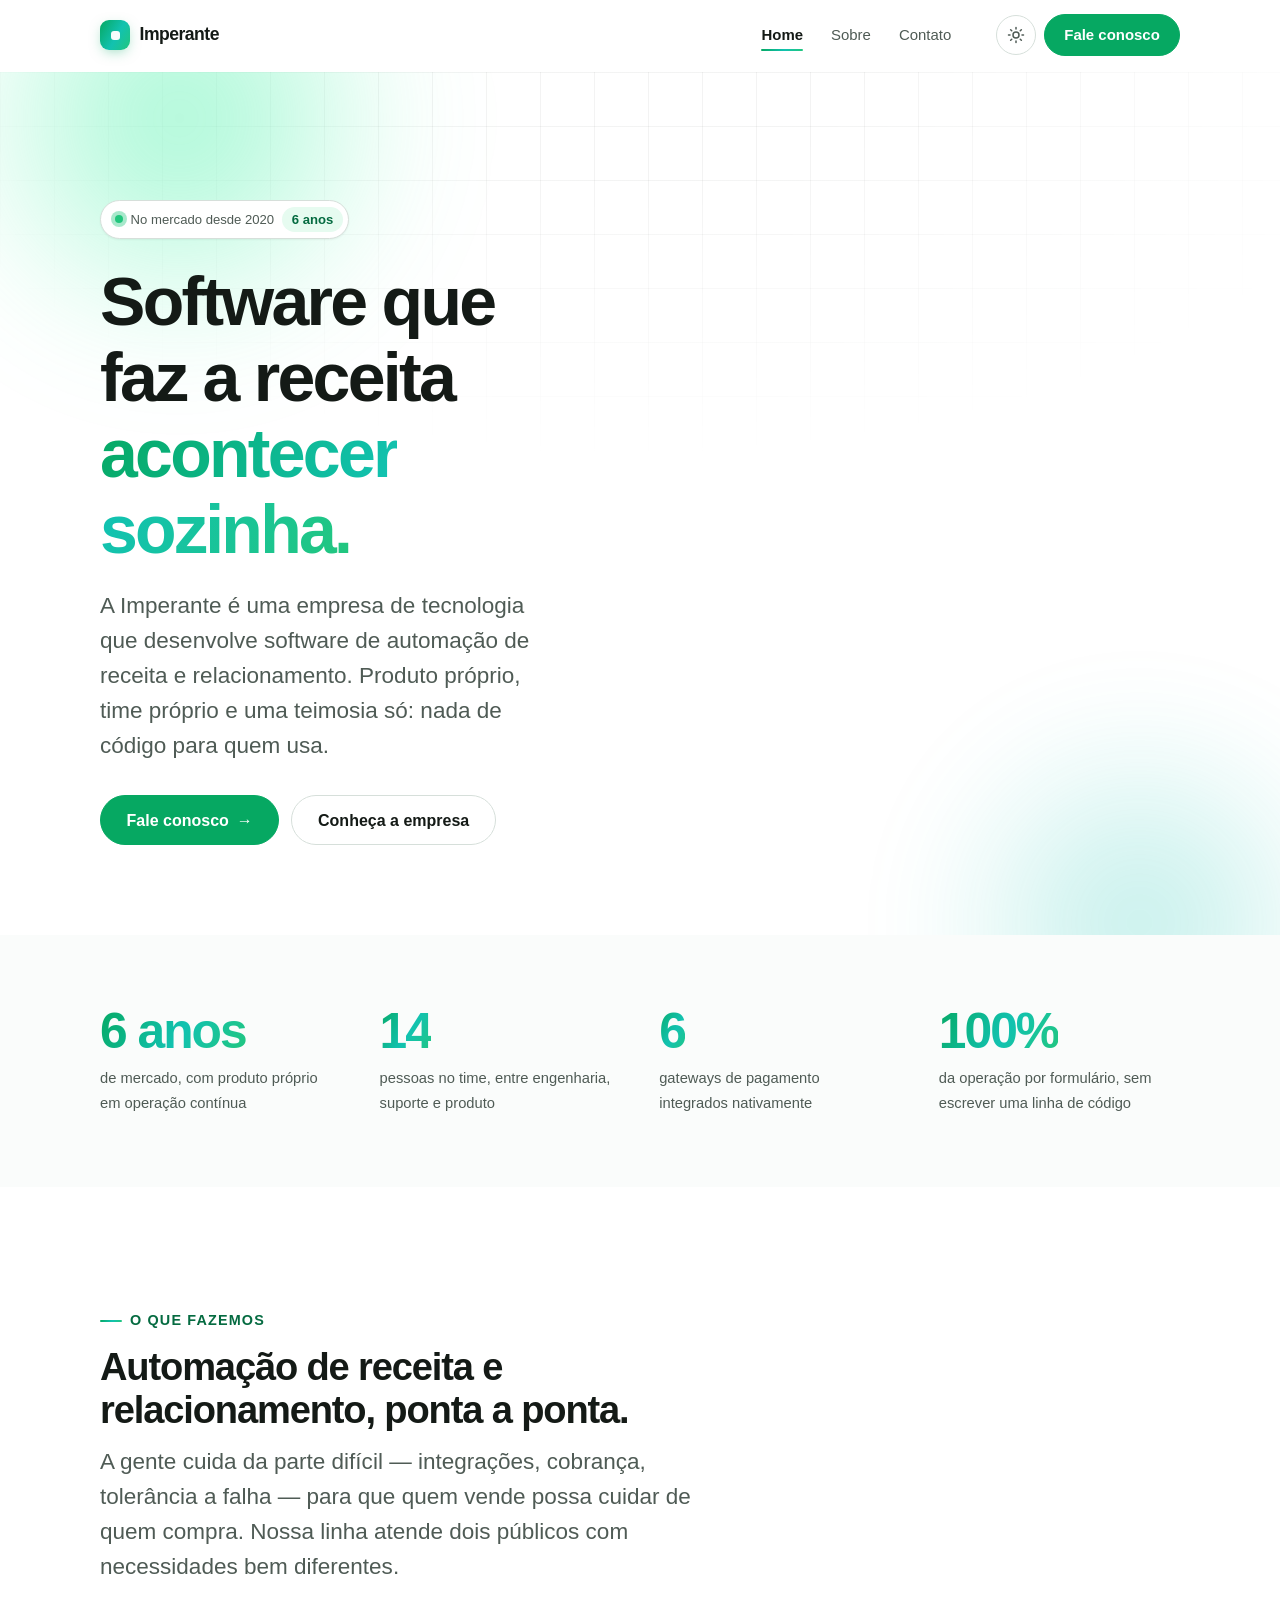
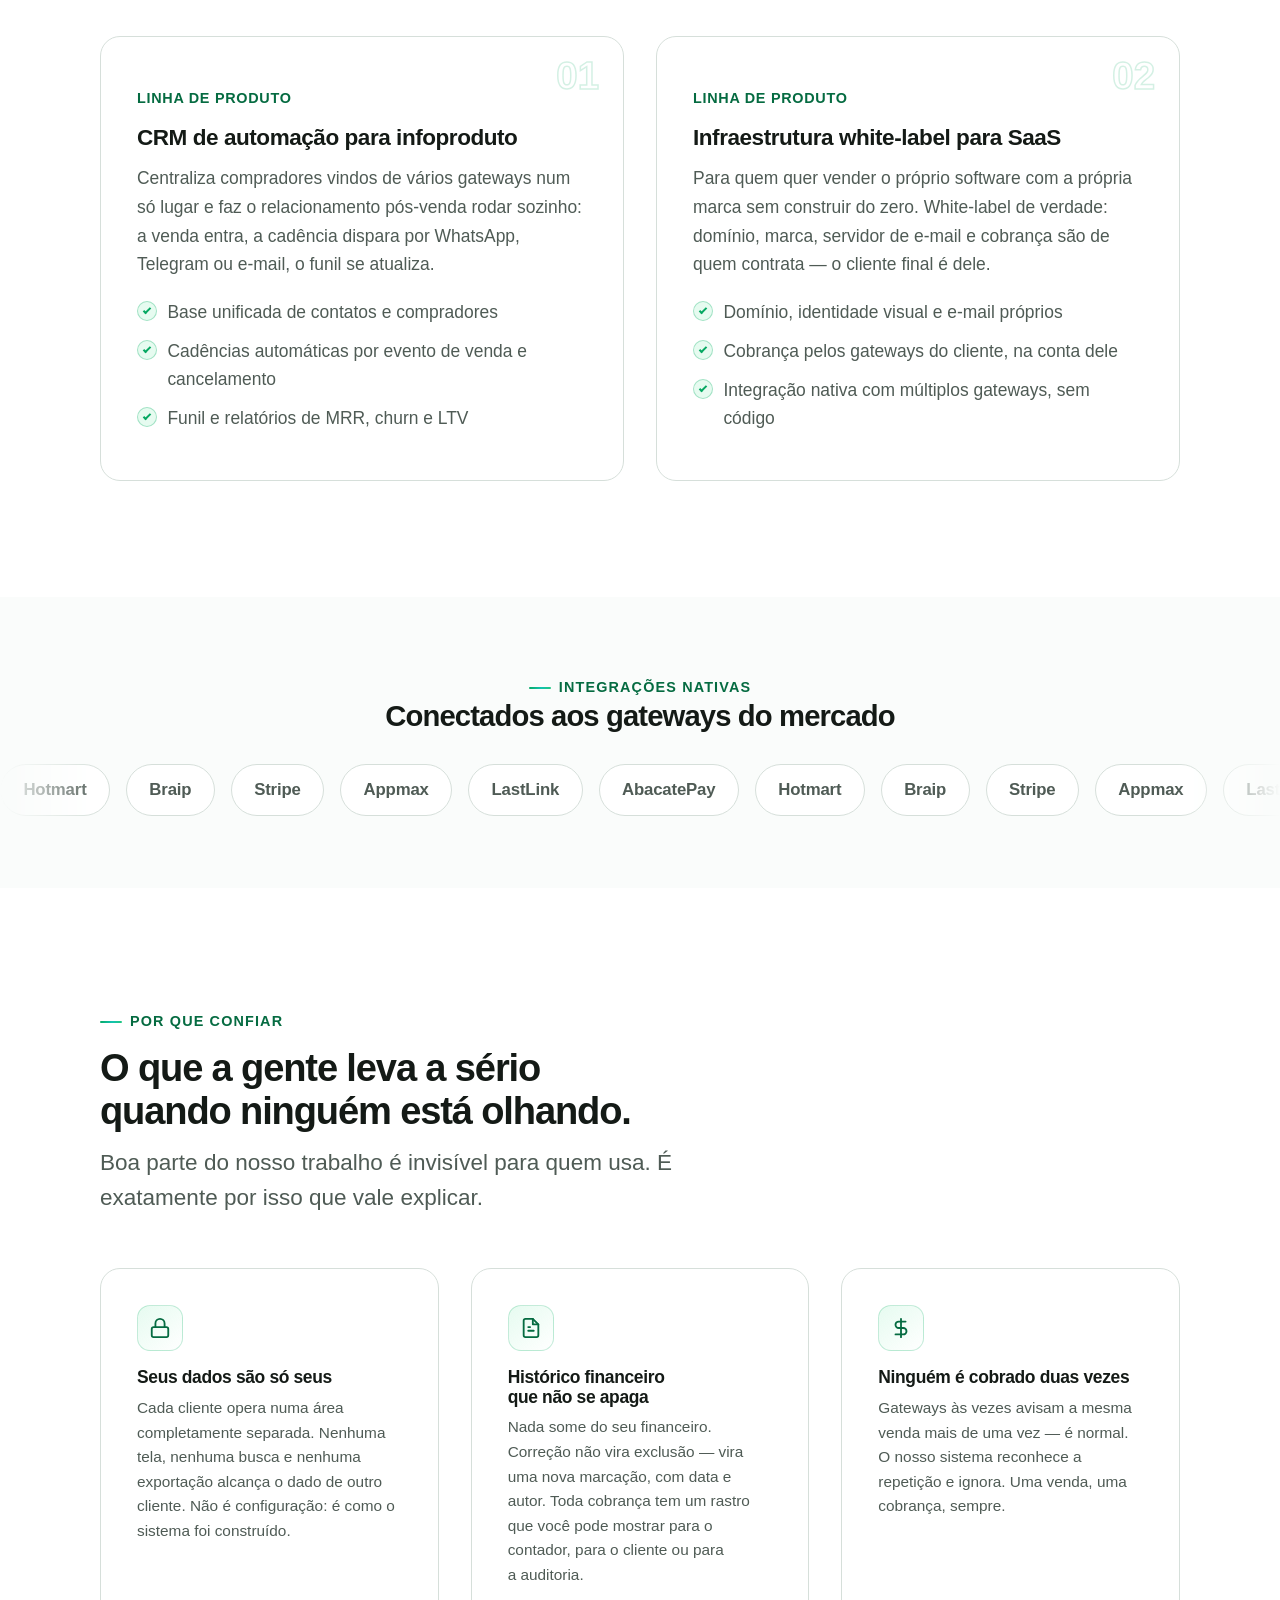
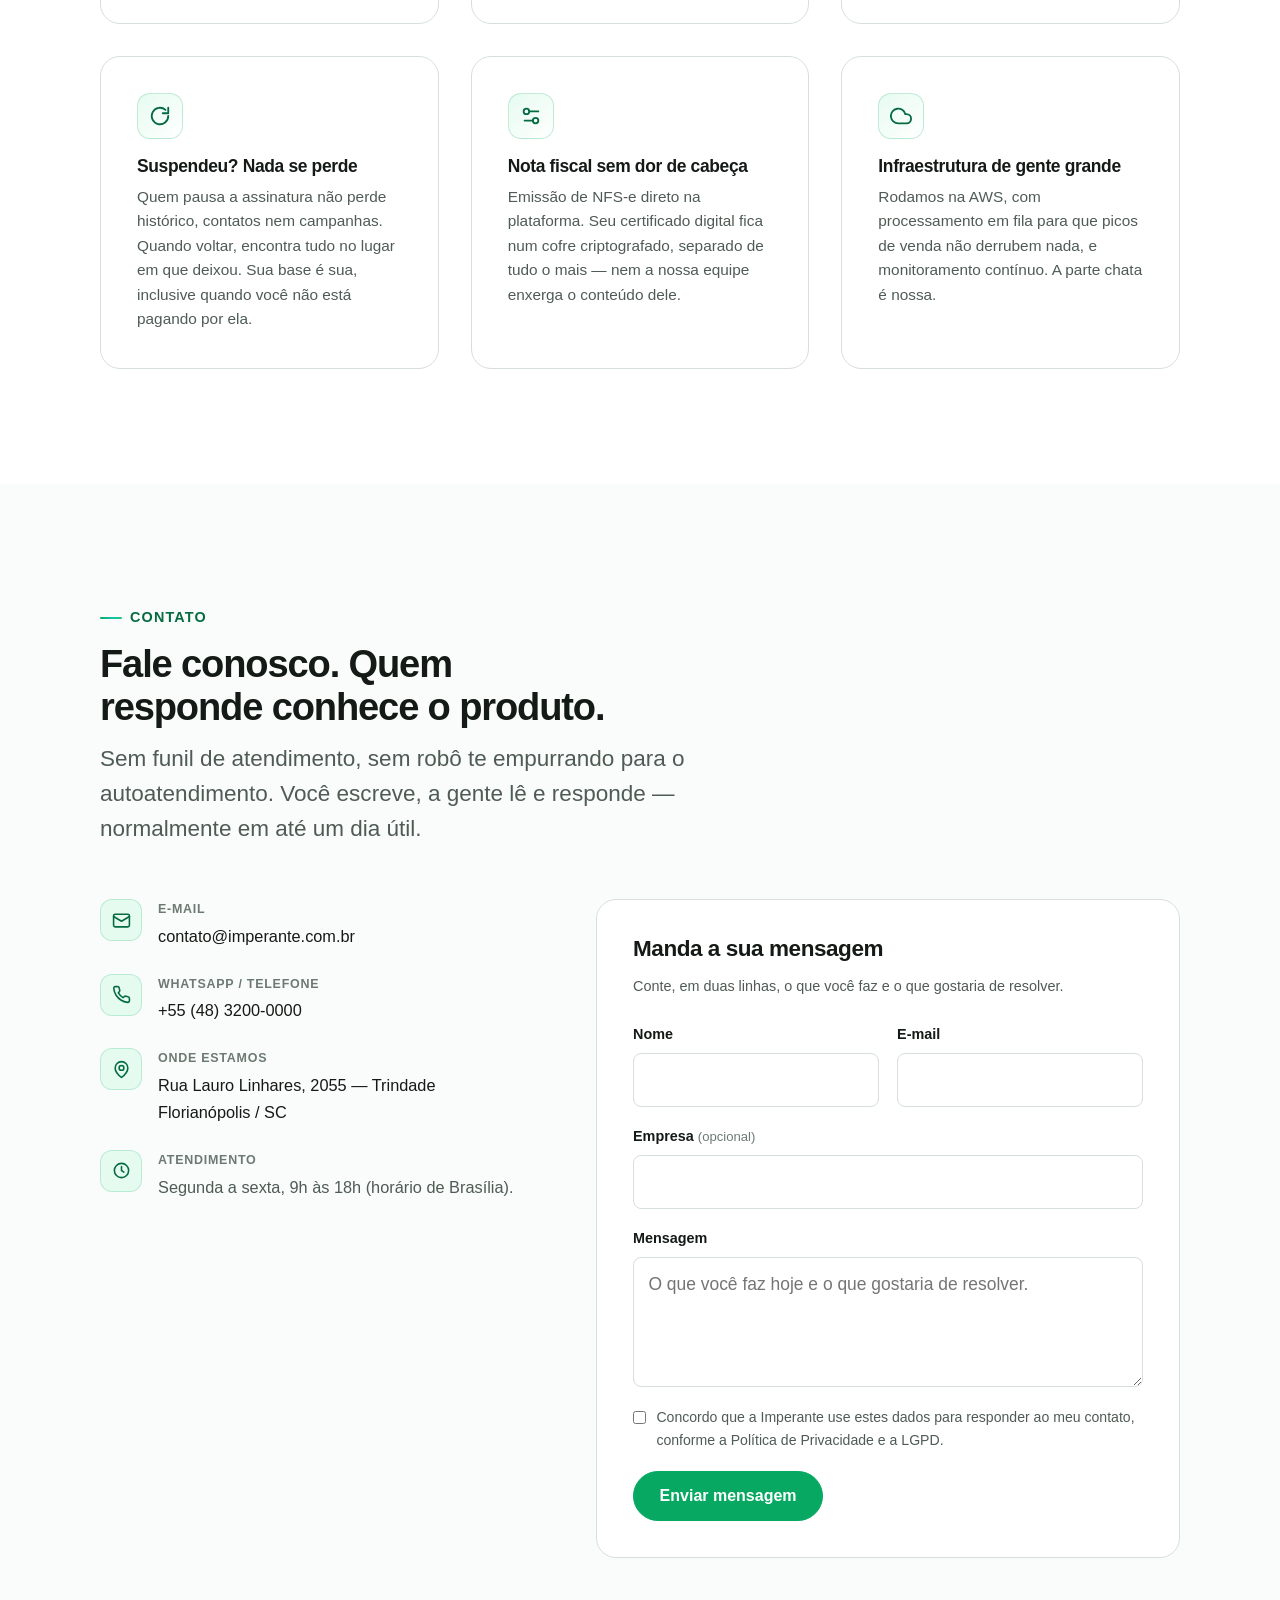
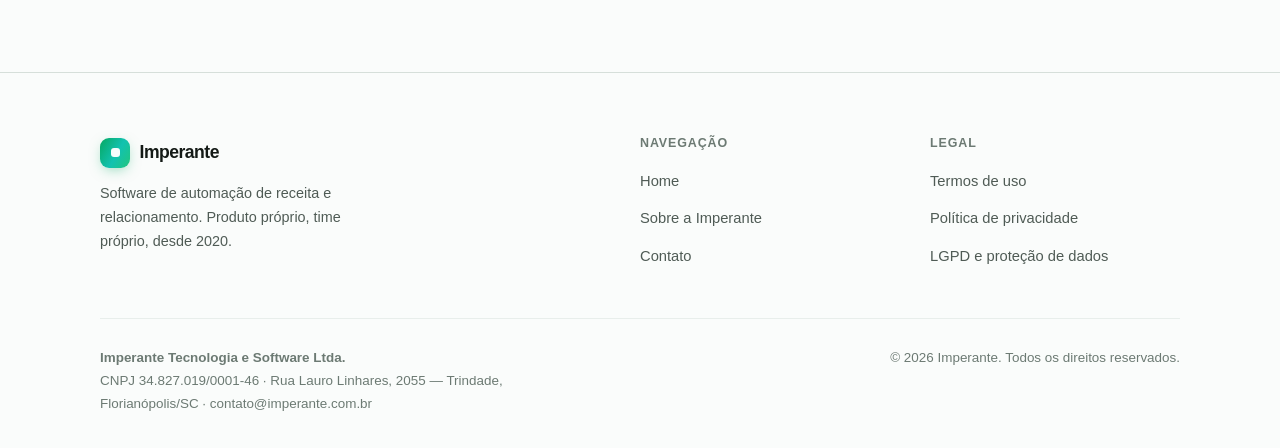
<file: index.html>
<!DOCTYPE html>
<html lang="pt-BR">
<head>
<meta charset="UTF-8">
<meta name="viewport" content="width=device-width, initial-scale=1">
<title>Imperante — Software de automação de receita e relacionamento</title>
<meta name="description" content="A Imperante desenvolve software de automação de receita e relacionamento. Empresa de tecnologia com produto próprio desde 2020, em Florianópolis.">
<link rel="stylesheet" href="assets/style.css">
<script>
  (function () { try { var t = localStorage.getItem('imperante-theme'); if (t) document.documentElement.setAttribute('data-theme', t); } catch (e) {} })();
</script>
</head>
<body class="page">

<a class="skip" href="#main">Pular para o conteúdo</a>
<div class="scroll-progress" data-scroll-progress aria-hidden="true"></div>

<header class="header">
  <div class="wrap header__inner">
    <a class="logo" href="index.html"><span class="logo__mark" aria-hidden="true"></span> Imperante</a>
    <nav class="nav" aria-label="Principal">
      <a class="nav__link" href="index.html" aria-current="page">Home</a>
      <a class="nav__link" href="sobre.html">Sobre</a>
      <a class="nav__link" href="#contato">Contato</a>
    </nav>
    <div class="header__actions">
      <button class="icon-btn theme-toggle" type="button" data-theme-toggle aria-label="Alternar tema claro e escuro">
        <svg class="icon-sun" viewBox="0 0 24 24" fill="none" stroke="currentColor" stroke-width="2" stroke-linecap="round" aria-hidden="true"><circle cx="12" cy="12" r="4"/><path d="M12 2v2M12 20v2M4.9 4.9l1.4 1.4M17.7 17.7l1.4 1.4M2 12h2M20 12h2M4.9 19.1l1.4-1.4M17.7 6.3l1.4-1.4"/></svg>
        <svg class="icon-moon" viewBox="0 0 24 24" fill="none" stroke="currentColor" stroke-width="2" stroke-linecap="round" stroke-linejoin="round" aria-hidden="true"><path d="M21 12.8A9 9 0 1 1 11.2 3a7 7 0 0 0 9.8 9.8z"/></svg>
      </button>
      <button class="icon-btn nav-toggle" type="button" data-nav-toggle aria-label="Abrir menu" aria-expanded="false" aria-controls="nav-mobile">
        <svg viewBox="0 0 24 24" fill="none" stroke="currentColor" stroke-width="2" stroke-linecap="round" aria-hidden="true"><path d="M3 6h18M3 12h18M3 18h18"/></svg>
      </button>
      <a class="btn btn--primary" href="#contato">Fale conosco</a>
    </div>
  </div>
  <nav class="nav-mobile" id="nav-mobile" aria-label="Navegação móvel">
    <div class="nav-mobile__inner">
      <a href="index.html">Home</a>
      <a href="sobre.html">Sobre</a>
      <a href="#contato">Contato</a>
      <a class="btn btn--primary" href="#contato">Fale conosco</a>
    </div>
  </nav>
</header>

<main id="main">

  <!-- HERO -->
  <section class="hero">
    <div class="hero__bg" aria-hidden="true">
      <div class="hero__grid"></div>
      <div class="hero__blob hero__blob--1"></div>
      <div class="hero__blob hero__blob--2"></div>
    </div>
    <div class="wrap">
      <div class="hero__inner">
        <span class="badge"><span class="dot"></span> No mercado desde 2020 <span class="pill">6 anos</span></span>
        <h1>Software que faz a receita <span class="gradient-text">acontecer sozinha.</span></h1>
        <p class="lead">
          A Imperante é uma empresa de tecnologia que desenvolve software de
          automação de receita e relacionamento. Produto próprio, time próprio e
          uma teimosia só: nada de código para quem usa.
        </p>
        <div class="btn-row">
          <a class="btn btn--primary btn--lg" href="#contato">Fale conosco <span class="btn__arrow" aria-hidden="true">→</span></a>
          <a class="btn btn--ghost btn--lg" href="sobre.html">Conheça a empresa</a>
        </div>
      </div>
    </div>
  </section>

  <!-- NÚMEROS -->
  <section class="section section--tight section--subtle">
    <div class="wrap">
      <div class="stats" data-stagger>
        <div class="stat">
          <div class="stat__num"><span class="gradient-text" data-count="6" data-suffix=" anos">0</span></div>
          <p class="stat__label">de mercado, com produto próprio em operação contínua</p>
        </div>
        <div class="stat">
          <div class="stat__num"><span class="gradient-text" data-count="14">0</span></div>
          <p class="stat__label">pessoas no time, entre engenharia, suporte e produto</p>
        </div>
        <div class="stat">
          <div class="stat__num"><span class="gradient-text" data-count="6">0</span></div>
          <p class="stat__label">gateways de pagamento integrados nativamente</p>
        </div>
        <div class="stat">
          <div class="stat__num"><span class="gradient-text" data-count="100" data-suffix="%">0</span></div>
          <p class="stat__label">da operação por formulário, sem escrever uma linha de código</p>
        </div>
      </div>
    </div>
  </section>

  <!-- O QUE FAZEMOS -->
  <section class="section" id="o-que-fazemos">
    <div class="wrap">
      <div class="section-head" data-reveal>
        <p class="eyebrow">O que fazemos</p>
        <h2>Automação de receita e relacionamento, ponta a ponta.</h2>
        <p class="lead">
          A gente cuida da parte difícil — integrações, cobrança, tolerância a
          falha — para que quem vende possa cuidar de quem compra. Nossa linha
          atende dois públicos com necessidades bem diferentes.
        </p>
      </div>

      <div class="grid grid-2" data-stagger>
        <div class="card card--glow">
          <span class="card__num" aria-hidden="true">01</span>
          <p class="card__tag">Linha de produto</p>
          <h3>CRM de automação para infoproduto</h3>
          <p class="muted">
            Centraliza compradores vindos de vários gateways num só lugar e faz o
            relacionamento pós-venda rodar sozinho: a venda entra, a cadência
            dispara por WhatsApp, Telegram ou e-mail, o funil se atualiza.
          </p>
          <ul class="list-check" style="margin-top:1.25rem">
            <li>Base unificada de contatos e compradores</li>
            <li>Cadências automáticas por evento de venda e cancelamento</li>
            <li>Funil e relatórios de MRR, churn e LTV</li>
          </ul>
        </div>

        <div class="card card--glow">
          <span class="card__num" aria-hidden="true">02</span>
          <p class="card__tag">Linha de produto</p>
          <h3>Infraestrutura white-label para SaaS</h3>
          <p class="muted">
            Para quem quer vender o próprio software com a própria marca sem
            construir do zero. White-label de verdade: domínio, marca, servidor de
            e-mail e cobrança são de quem contrata — o cliente final é dele.
          </p>
          <ul class="list-check" style="margin-top:1.25rem">
            <li>Domínio, identidade visual e e-mail próprios</li>
            <li>Cobrança pelos gateways do cliente, na conta dele</li>
            <li>Integração nativa com múltiplos gateways, sem código</li>
          </ul>
        </div>
      </div>
    </div>
  </section>

  <!-- GATEWAYS MARQUEE -->
  <section class="section section--tight section--subtle">
    <div class="wrap" data-reveal style="text-align:center; margin-bottom:2rem">
      <p class="eyebrow" style="justify-content:center">Integrações nativas</p>
      <h2 style="font-size:var(--step-2)">Conectados aos gateways do mercado</h2>
    </div>
    <div class="marquee" aria-label="Gateways integrados: Hotmart, Braip, Stripe, Appmax, LastLink, AbacatePay">
      <div class="marquee__track" aria-hidden="true">
        <span class="chip-lg">Hotmart</span><span class="chip-lg">Braip</span><span class="chip-lg">Stripe</span>
        <span class="chip-lg">Appmax</span><span class="chip-lg">LastLink</span><span class="chip-lg">AbacatePay</span>
        <span class="chip-lg">Hotmart</span><span class="chip-lg">Braip</span><span class="chip-lg">Stripe</span>
        <span class="chip-lg">Appmax</span><span class="chip-lg">LastLink</span><span class="chip-lg">AbacatePay</span>
      </div>
    </div>
  </section>

  <!-- AUTORIDADE -->
  <section class="section">
    <div class="wrap">
      <div class="section-head" data-reveal>
        <p class="eyebrow">Por que confiar</p>
        <h2>O que a gente leva a sério quando ninguém está olhando.</h2>
        <p class="lead">
          Boa parte do nosso trabalho é invisível para quem usa. É exatamente
          por isso que vale explicar.
        </p>
      </div>

      <div class="grid grid-3" data-stagger>
        <div class="card card--glow feature">
          <div class="feature__icon" aria-hidden="true"><svg viewBox="0 0 24 24" fill="none" stroke="currentColor" stroke-width="2" stroke-linecap="round" stroke-linejoin="round"><rect x="3" y="11" width="18" height="11" rx="2"/><path d="M7 11V7a5 5 0 0 1 10 0v4"/></svg></div>
          <h3>Seus dados são só seus</h3>
          <p>Cada cliente opera numa área completamente separada. Nenhuma tela, nenhuma busca e nenhuma exportação alcança o dado de outro cliente. Não é configuração: é como o sistema foi construído.</p>
        </div>
        <div class="card card--glow feature">
          <div class="feature__icon" aria-hidden="true"><svg viewBox="0 0 24 24" fill="none" stroke="currentColor" stroke-width="2" stroke-linecap="round" stroke-linejoin="round"><path d="M14 2H6a2 2 0 0 0-2 2v16a2 2 0 0 0 2 2h12a2 2 0 0 0 2-2V8z"/><path d="M14 2v6h6M9 15h6M9 11h2"/></svg></div>
          <h3>Histórico financeiro que não se apaga</h3>
          <p>Nada some do seu financeiro. Correção não vira exclusão — vira uma nova marcação, com data e autor. Toda cobrança tem um rastro que você pode mostrar para o contador, para o cliente ou para a auditoria.</p>
        </div>
        <div class="card card--glow feature">
          <div class="feature__icon" aria-hidden="true"><svg viewBox="0 0 24 24" fill="none" stroke="currentColor" stroke-width="2" stroke-linecap="round" stroke-linejoin="round"><path d="M12 2v20M17 5H9.5a3.5 3.5 0 0 0 0 7h5a3.5 3.5 0 0 1 0 7H6"/></svg></div>
          <h3>Ninguém é cobrado duas vezes</h3>
          <p>Gateways às vezes avisam a mesma venda mais de uma vez — é normal. O nosso sistema reconhece a repetição e ignora. Uma venda, uma cobrança, sempre.</p>
        </div>
        <div class="card card--glow feature">
          <div class="feature__icon" aria-hidden="true"><svg viewBox="0 0 24 24" fill="none" stroke="currentColor" stroke-width="2" stroke-linecap="round" stroke-linejoin="round"><path d="M21 12a9 9 0 1 1-3-6.7"/><path d="M21 3v6h-6"/></svg></div>
          <h3>Suspendeu? Nada se perde</h3>
          <p>Quem pausa a assinatura não perde histórico, contatos nem campanhas. Quando voltar, encontra tudo no lugar em que deixou. Sua base é sua, inclusive quando você não está pagando por ela.</p>
        </div>
        <div class="card card--glow feature">
          <div class="feature__icon" aria-hidden="true"><svg viewBox="0 0 24 24" fill="none" stroke="currentColor" stroke-width="2" stroke-linecap="round" stroke-linejoin="round"><path d="M20 7h-9M14 17H5"/><circle cx="17" cy="17" r="3"/><circle cx="7" cy="7" r="3"/></svg></div>
          <h3>Nota fiscal sem dor de cabeça</h3>
          <p>Emissão de NFS-e direto na plataforma. Seu certificado digital fica num cofre criptografado, separado de tudo o mais — nem a nossa equipe enxerga o conteúdo dele.</p>
        </div>
        <div class="card card--glow feature">
          <div class="feature__icon" aria-hidden="true"><svg viewBox="0 0 24 24" fill="none" stroke="currentColor" stroke-width="2" stroke-linecap="round" stroke-linejoin="round"><path d="M18 10h-1.26A8 8 0 1 0 9 20h9a5 5 0 0 0 0-10z"/></svg></div>
          <h3>Infraestrutura de gente grande</h3>
          <p>Rodamos na AWS, com processamento em fila para que picos de venda não derrubem nada, e monitoramento contínuo. A parte chata é nossa.</p>
        </div>
      </div>
    </div>
  </section>

  <!-- CONTATO -->
  <section class="section section--subtle" id="contato">
    <div class="wrap">
      <div class="section-head" data-reveal>
        <p class="eyebrow">Contato</p>
        <h2>Fale conosco. Quem responde conhece o produto.</h2>
        <p class="lead">
          Sem funil de atendimento, sem robô te empurrando para o autoatendimento.
          Você escreve, a gente lê e responde — normalmente em até um dia útil.
        </p>
      </div>

      <div class="split split--aside">
        <div class="contact-block" data-reveal="left">
          <div class="contact-item">
            <span class="contact-item__icon" aria-hidden="true"><svg viewBox="0 0 24 24" fill="none" stroke="currentColor" stroke-width="2" stroke-linecap="round" stroke-linejoin="round"><rect x="2" y="4" width="20" height="16" rx="2"/><path d="m2 7 10 6 10-6"/></svg></span>
            <div><p class="contact-item__label">E-mail</p><p class="contact-item__value"><a href="mailto:contato@imperante.com.br">contato@imperante.com.br</a></p></div>
          </div>
          <div class="contact-item">
            <span class="contact-item__icon" aria-hidden="true"><svg viewBox="0 0 24 24" fill="none" stroke="currentColor" stroke-width="2" stroke-linecap="round" stroke-linejoin="round"><path d="M22 16.9v3a2 2 0 0 1-2.2 2 19.8 19.8 0 0 1-8.6-3 19.5 19.5 0 0 1-6-6 19.8 19.8 0 0 1-3-8.6A2 2 0 0 1 4.1 2h3a2 2 0 0 1 2 1.7c.1.9.3 1.8.6 2.6a2 2 0 0 1-.4 2.1L8 9.9a16 16 0 0 0 6 6l1.5-1.3a2 2 0 0 1 2.1-.4c.8.3 1.7.5 2.6.6a2 2 0 0 1 1.7 2z"/></svg></span>
            <div><p class="contact-item__label">WhatsApp / Telefone</p><p class="contact-item__value"><a href="tel:+554832000000">+55 (48) 3200-0000</a></p></div>
          </div>
          <div class="contact-item">
            <span class="contact-item__icon" aria-hidden="true"><svg viewBox="0 0 24 24" fill="none" stroke="currentColor" stroke-width="2" stroke-linecap="round" stroke-linejoin="round"><path d="M20 10c0 6-8 12-8 12s-8-6-8-12a8 8 0 0 1 16 0z"/><circle cx="12" cy="10" r="3"/></svg></span>
            <div><p class="contact-item__label">Onde estamos</p><p class="contact-item__value">Rua Lauro Linhares, 2055 — Trindade<br>Florianópolis / SC</p></div>
          </div>
          <div class="contact-item">
            <span class="contact-item__icon" aria-hidden="true"><svg viewBox="0 0 24 24" fill="none" stroke="currentColor" stroke-width="2" stroke-linecap="round" stroke-linejoin="round"><circle cx="12" cy="12" r="9"/><path d="M12 7v5l3 2"/></svg></span>
            <div><p class="contact-item__label">Atendimento</p><p class="contact-item__value muted small">Segunda a sexta, 9h às 18h (horário de Brasília).</p></div>
          </div>
        </div>

        <div class="card card--glow" data-reveal="right">
          <h3 style="margin-bottom:.25rem">Manda a sua mensagem</h3>
          <p class="muted small" style="margin-bottom:1.5rem">Conte, em duas linhas, o que você faz e o que gostaria de resolver.</p>
          <form class="form" id="contact-form" novalidate>
            <div class="field-row">
              <div class="field"><label for="nome">Nome</label><input type="text" id="nome" name="nome" autocomplete="name" required></div>
              <div class="field"><label for="email">E-mail</label><input type="email" id="email" name="email" autocomplete="email" required></div>
            </div>
            <div class="field"><label for="empresa">Empresa <span class="hint">(opcional)</span></label><input type="text" id="empresa" name="empresa" autocomplete="organization"></div>
            <div class="field"><label for="mensagem">Mensagem</label><textarea id="mensagem" name="mensagem" placeholder="O que você faz hoje e o que gostaria de resolver." required></textarea></div>
            <div class="field field--check"><input type="checkbox" id="consent" name="consent" required><label for="consent">Concordo que a Imperante use estes dados para responder ao meu contato, conforme a Política de Privacidade e a LGPD.</label></div>
            <div class="btn-row"><button class="btn btn--primary btn--lg" type="submit">Enviar mensagem</button><span class="small muted" id="form-status" role="status" aria-live="polite"></span></div>
          </form>
        </div>
      </div>
    </div>
  </section>

</main>

<footer class="footer">
  <div class="wrap">
    <div class="footer__grid">
      <div class="footer__brand">
        <a class="logo" href="index.html"><span class="logo__mark" aria-hidden="true"></span> Imperante</a>
        <p>Software de automação de receita e relacionamento. Produto próprio, time próprio, desde 2020.</p>
      </div>
      <div>
        <h4>Navegação</h4>
        <ul><li><a href="index.html">Home</a></li><li><a href="sobre.html">Sobre a Imperante</a></li><li><a href="#contato">Contato</a></li></ul>
      </div>
      <div>
        <h4>Legal</h4>
        <ul><li><a href="#">Termos de uso</a></li><li><a href="#">Política de privacidade</a></li><li><a href="#">LGPD e proteção de dados</a></li></ul>
      </div>
    </div>
    <div class="footer__legal">
      <p class="legal-id"><strong>Imperante Tecnologia e Software Ltda.</strong><br>CNPJ 34.827.019/0001-46 · Rua Lauro Linhares, 2055 — Trindade, Florianópolis/SC · contato@imperante.com.br</p>
      <p>© 2026 Imperante. Todos os direitos reservados.</p>
    </div>
  </div>
</footer>

<button class="to-top" data-to-top type="button" aria-label="Voltar ao topo">
  <svg viewBox="0 0 24 24" fill="none" stroke="currentColor" stroke-width="2" stroke-linecap="round" stroke-linejoin="round" aria-hidden="true"><path d="M18 15l-6-6-6 6"/></svg>
</button>

<script src="assets/app.js"></script>
</body>
</html>
</file>
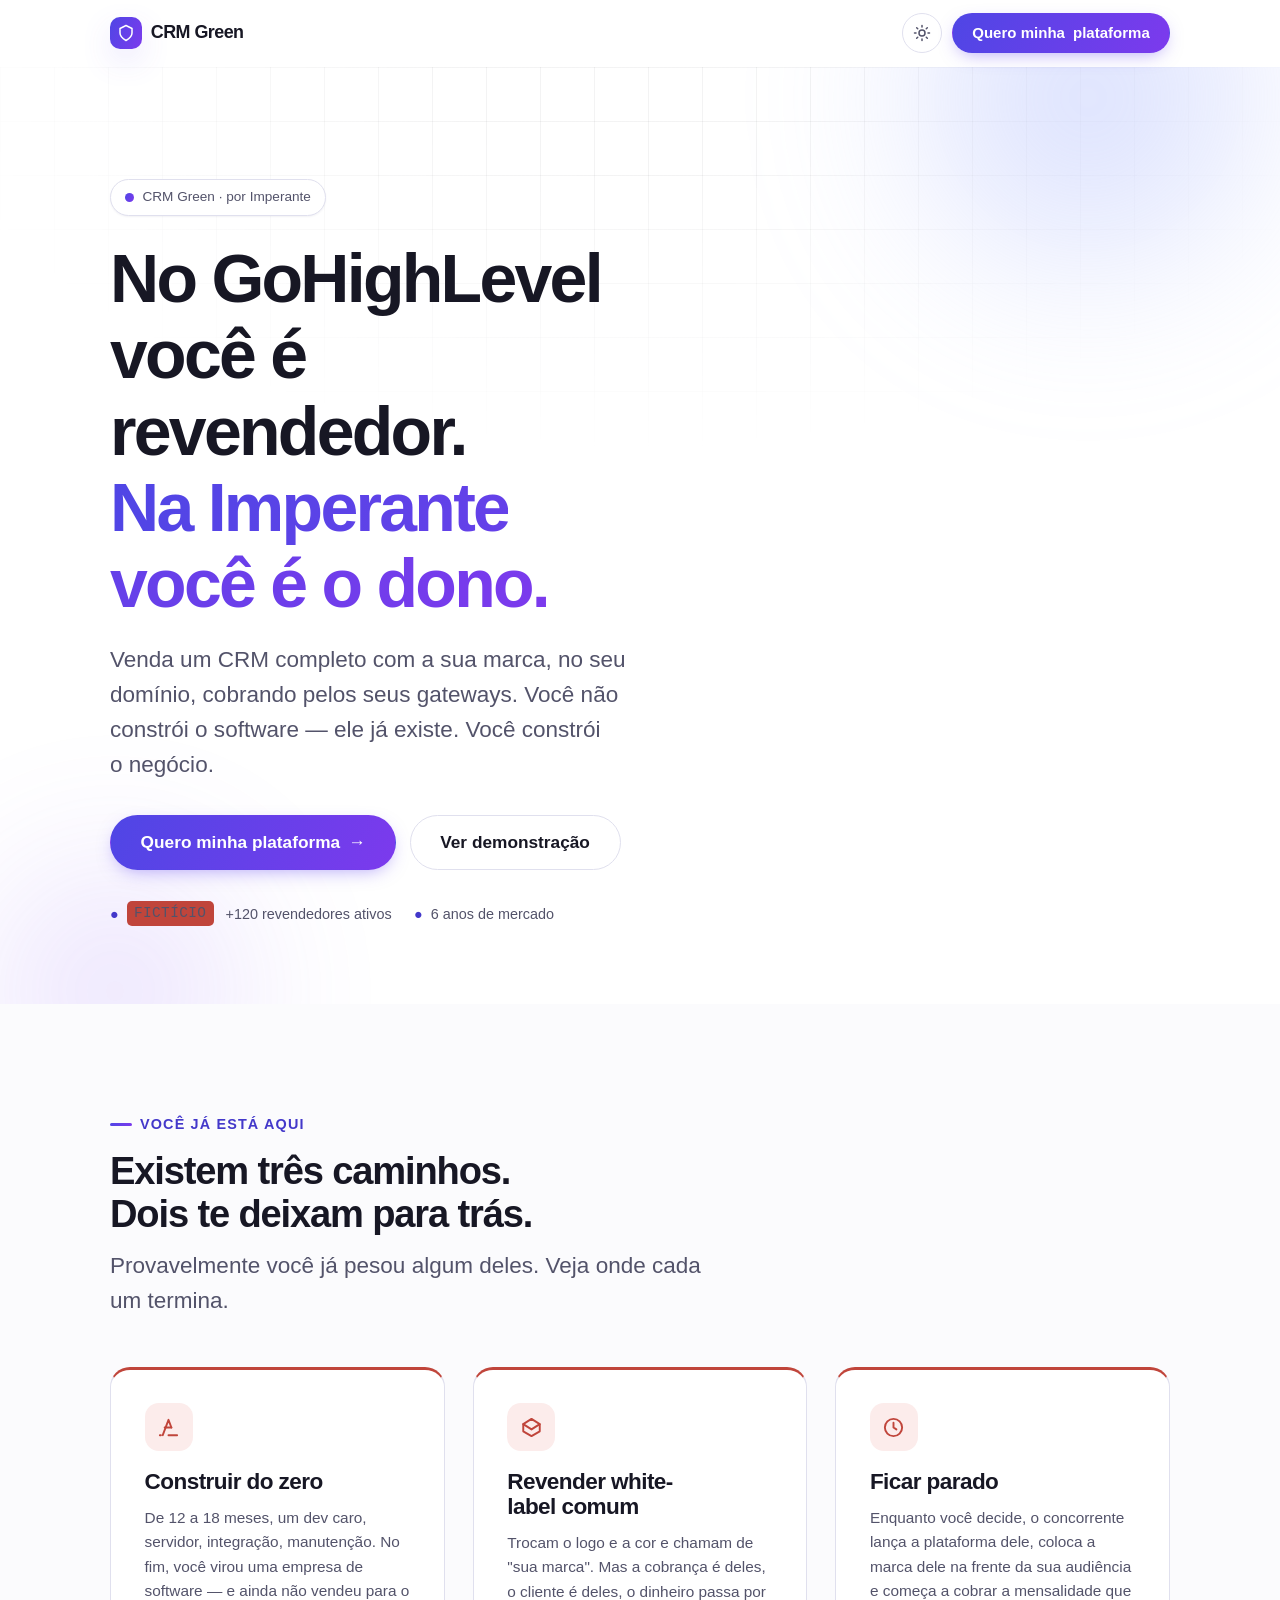
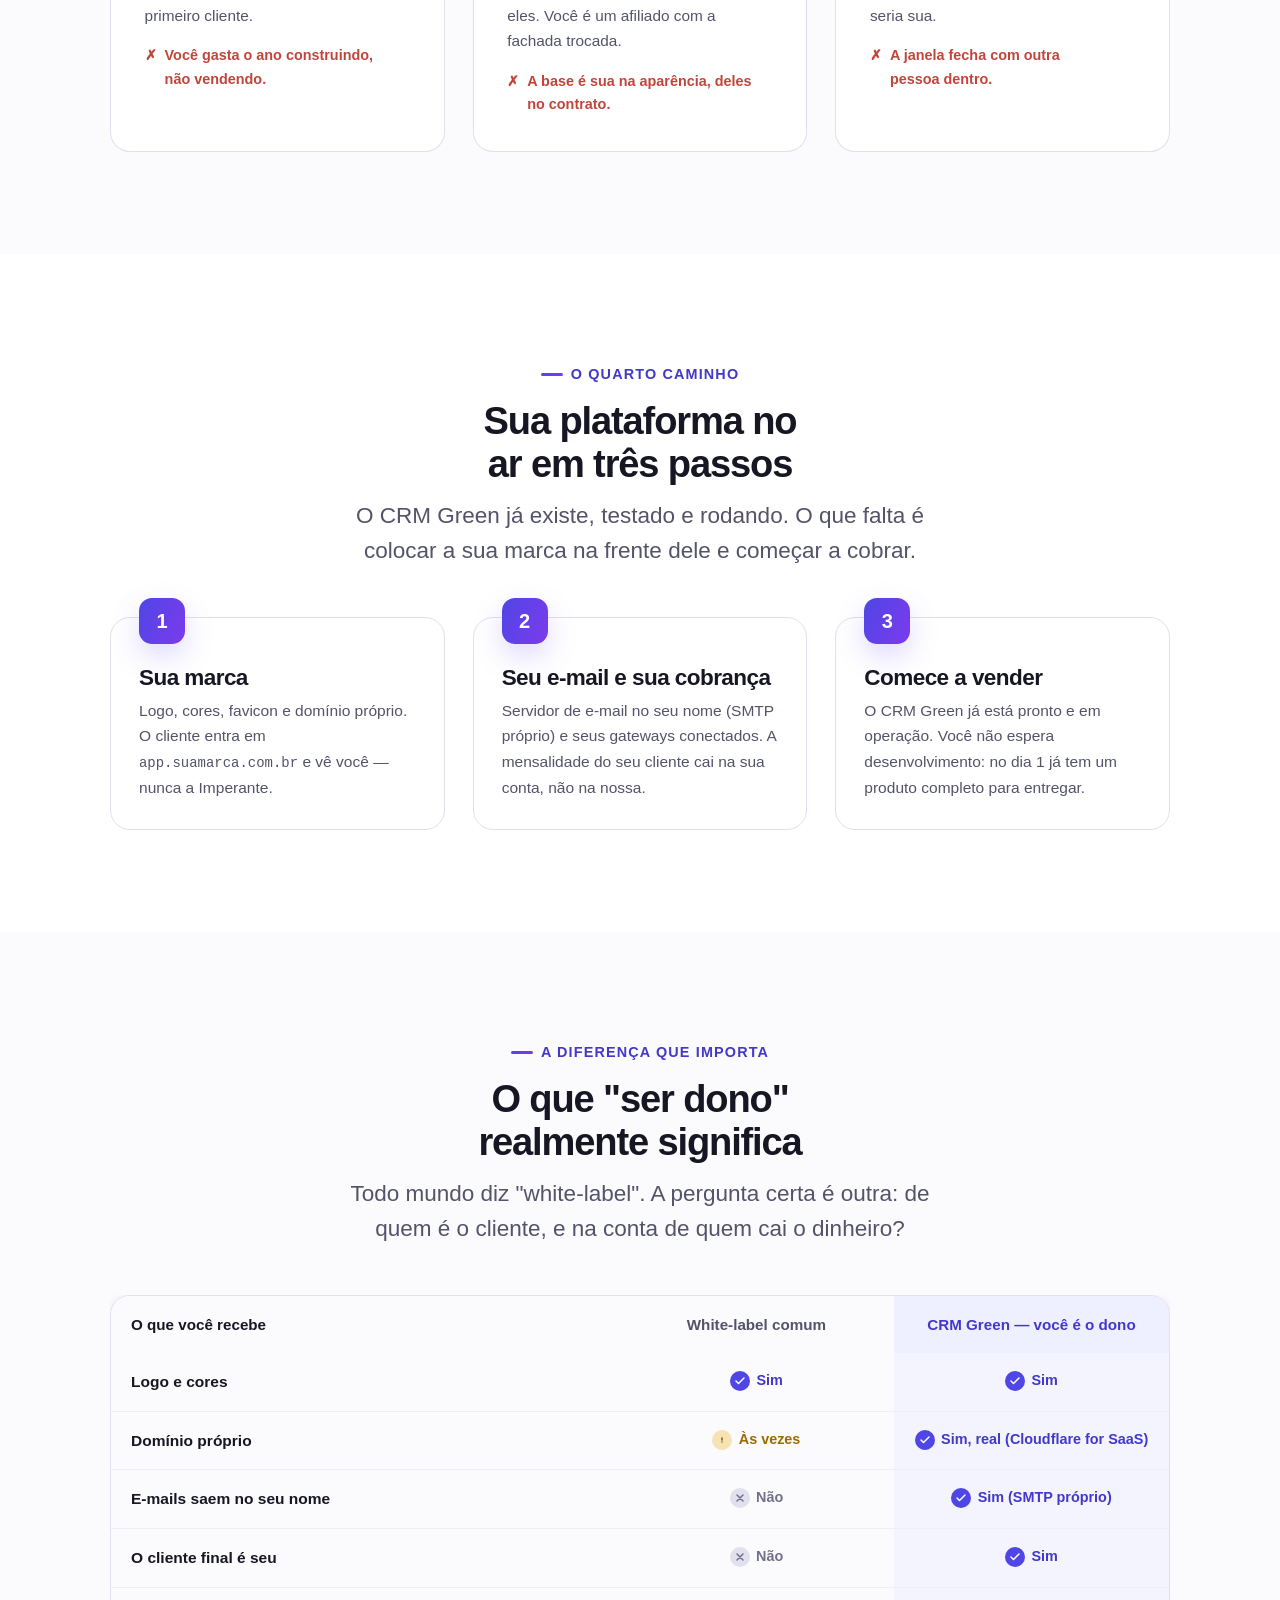
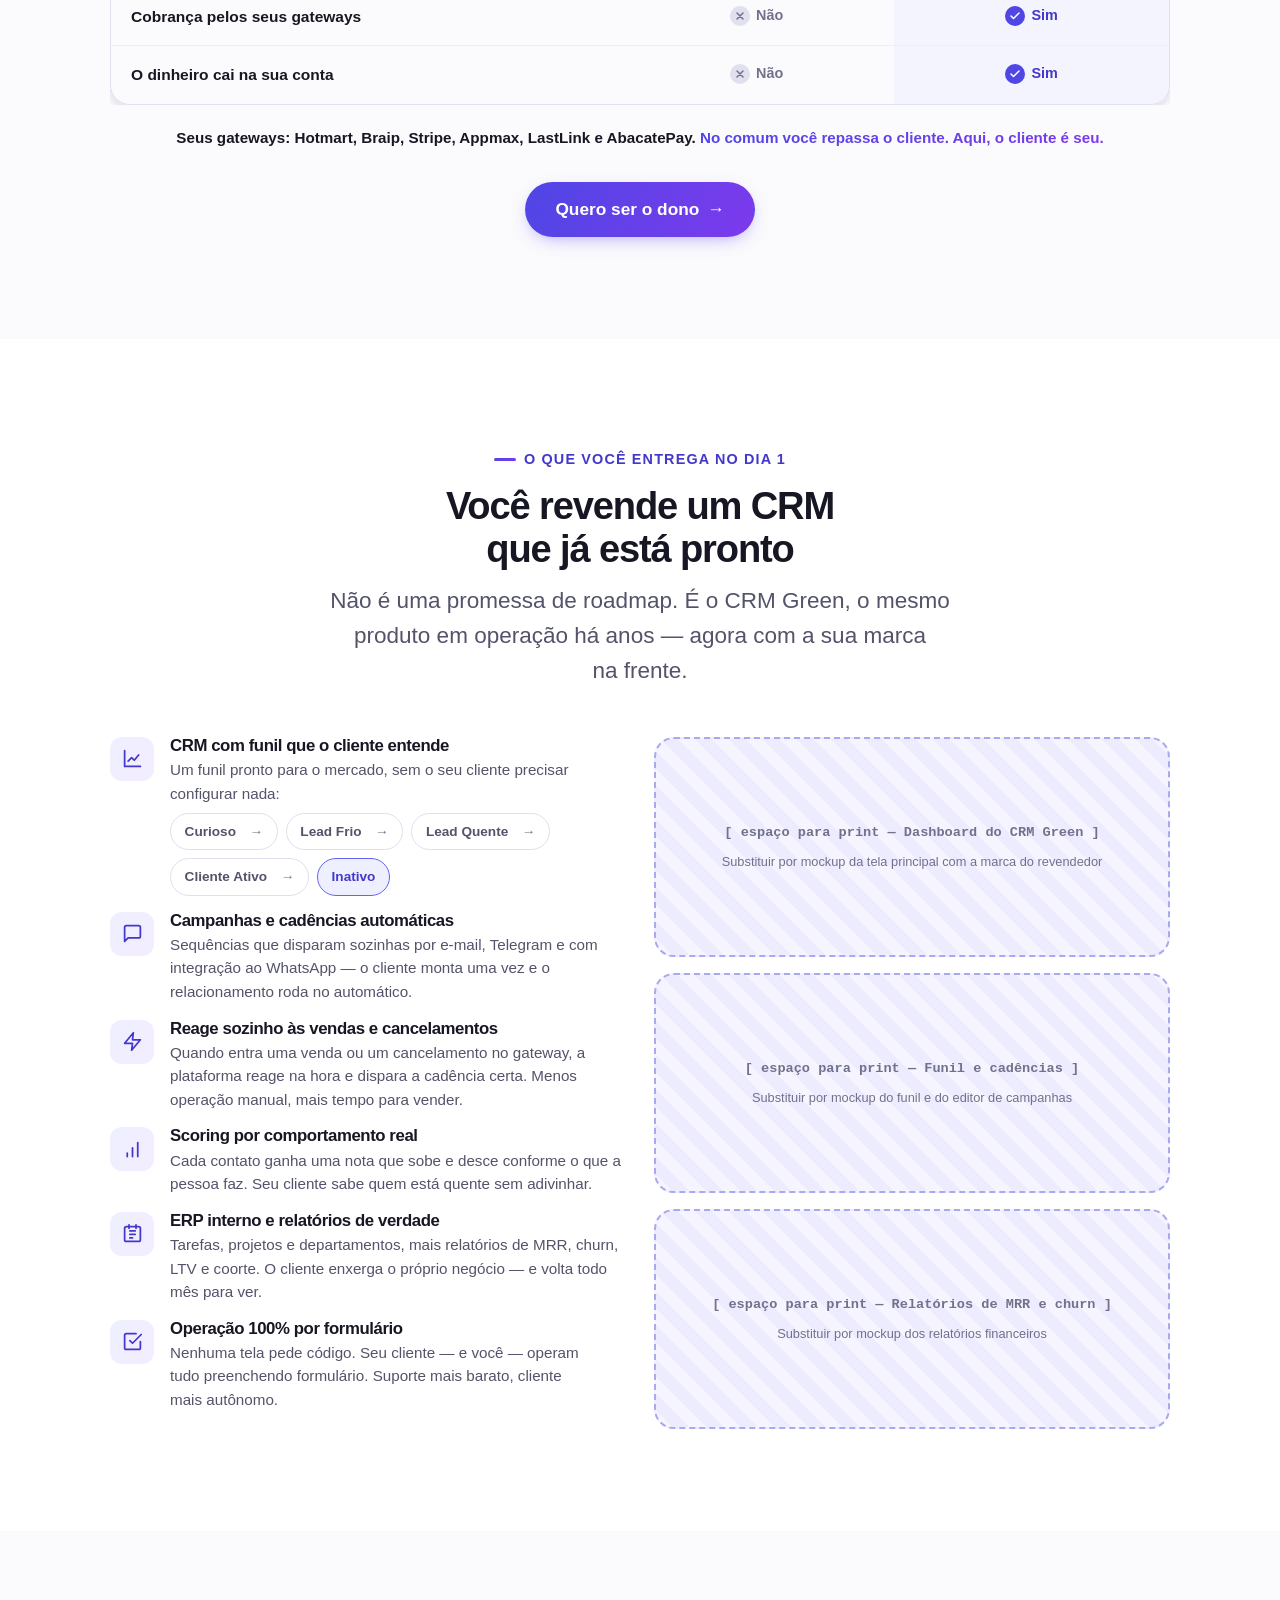
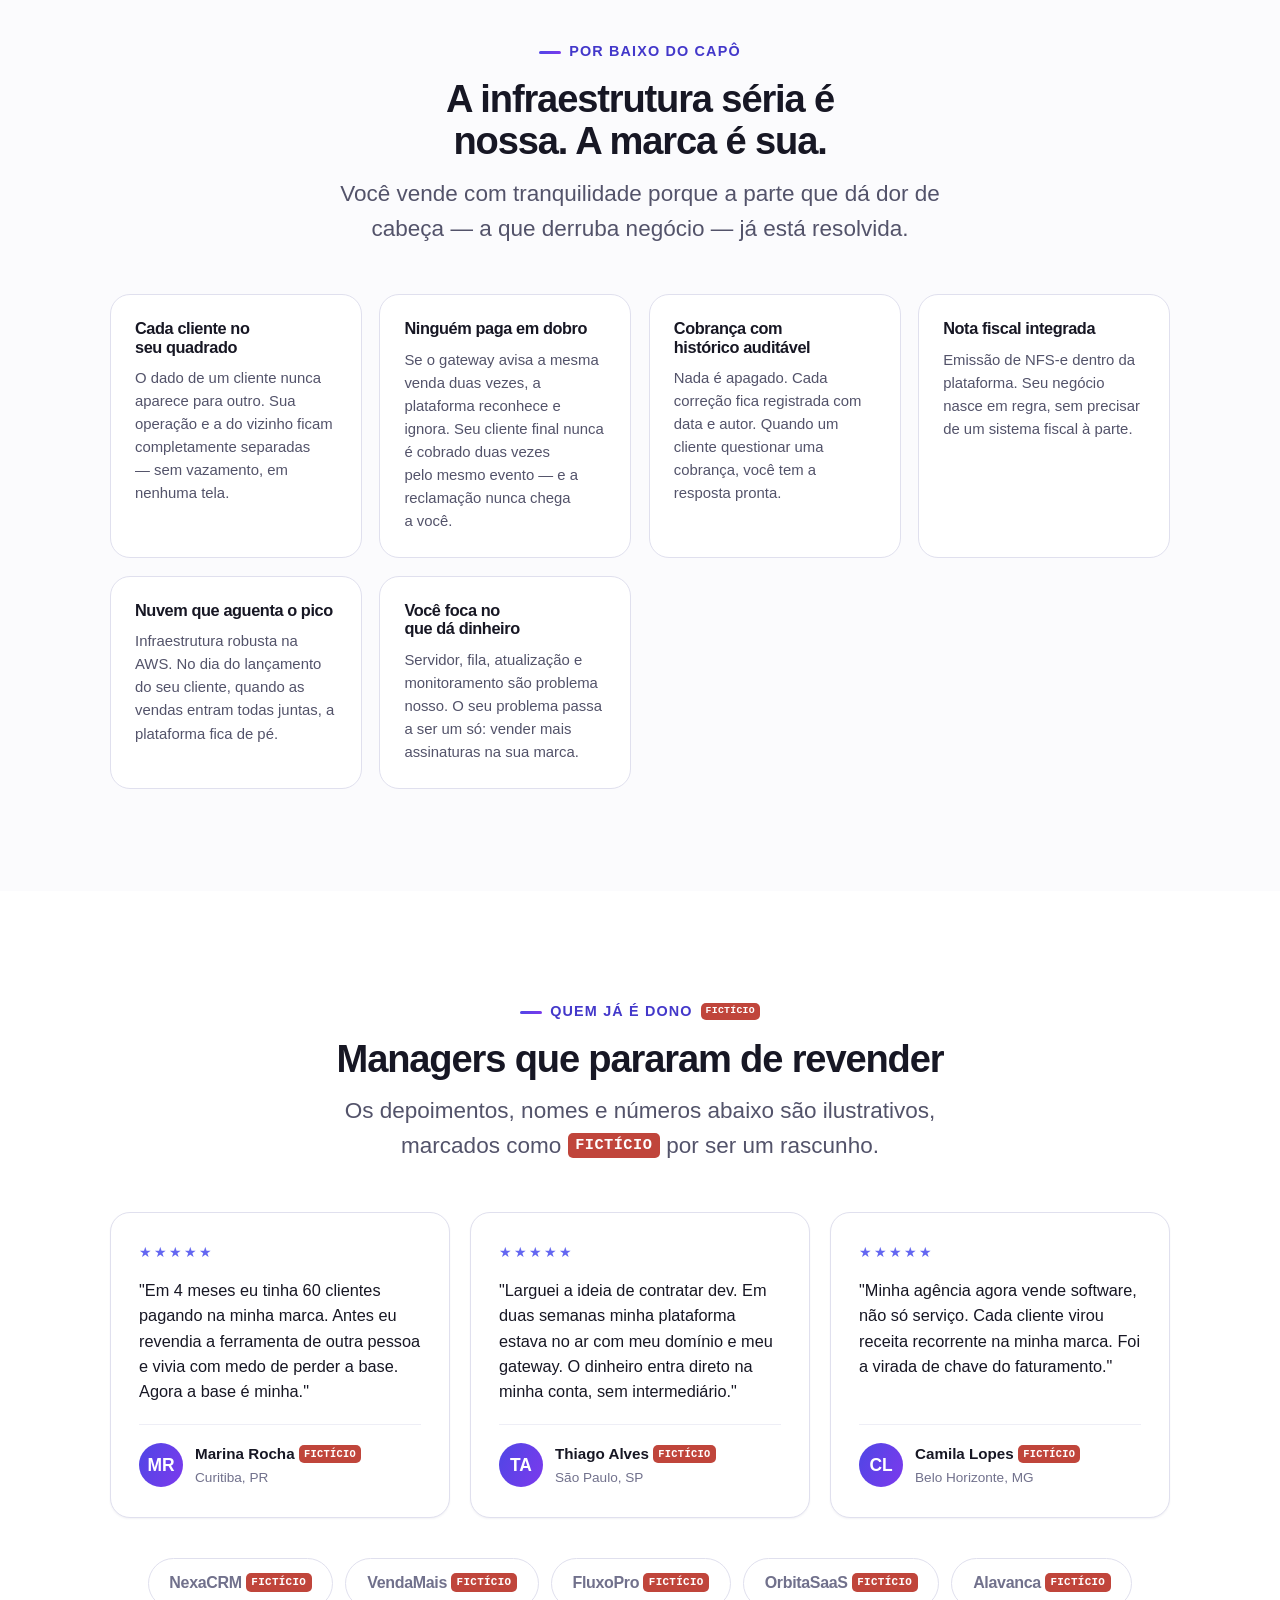
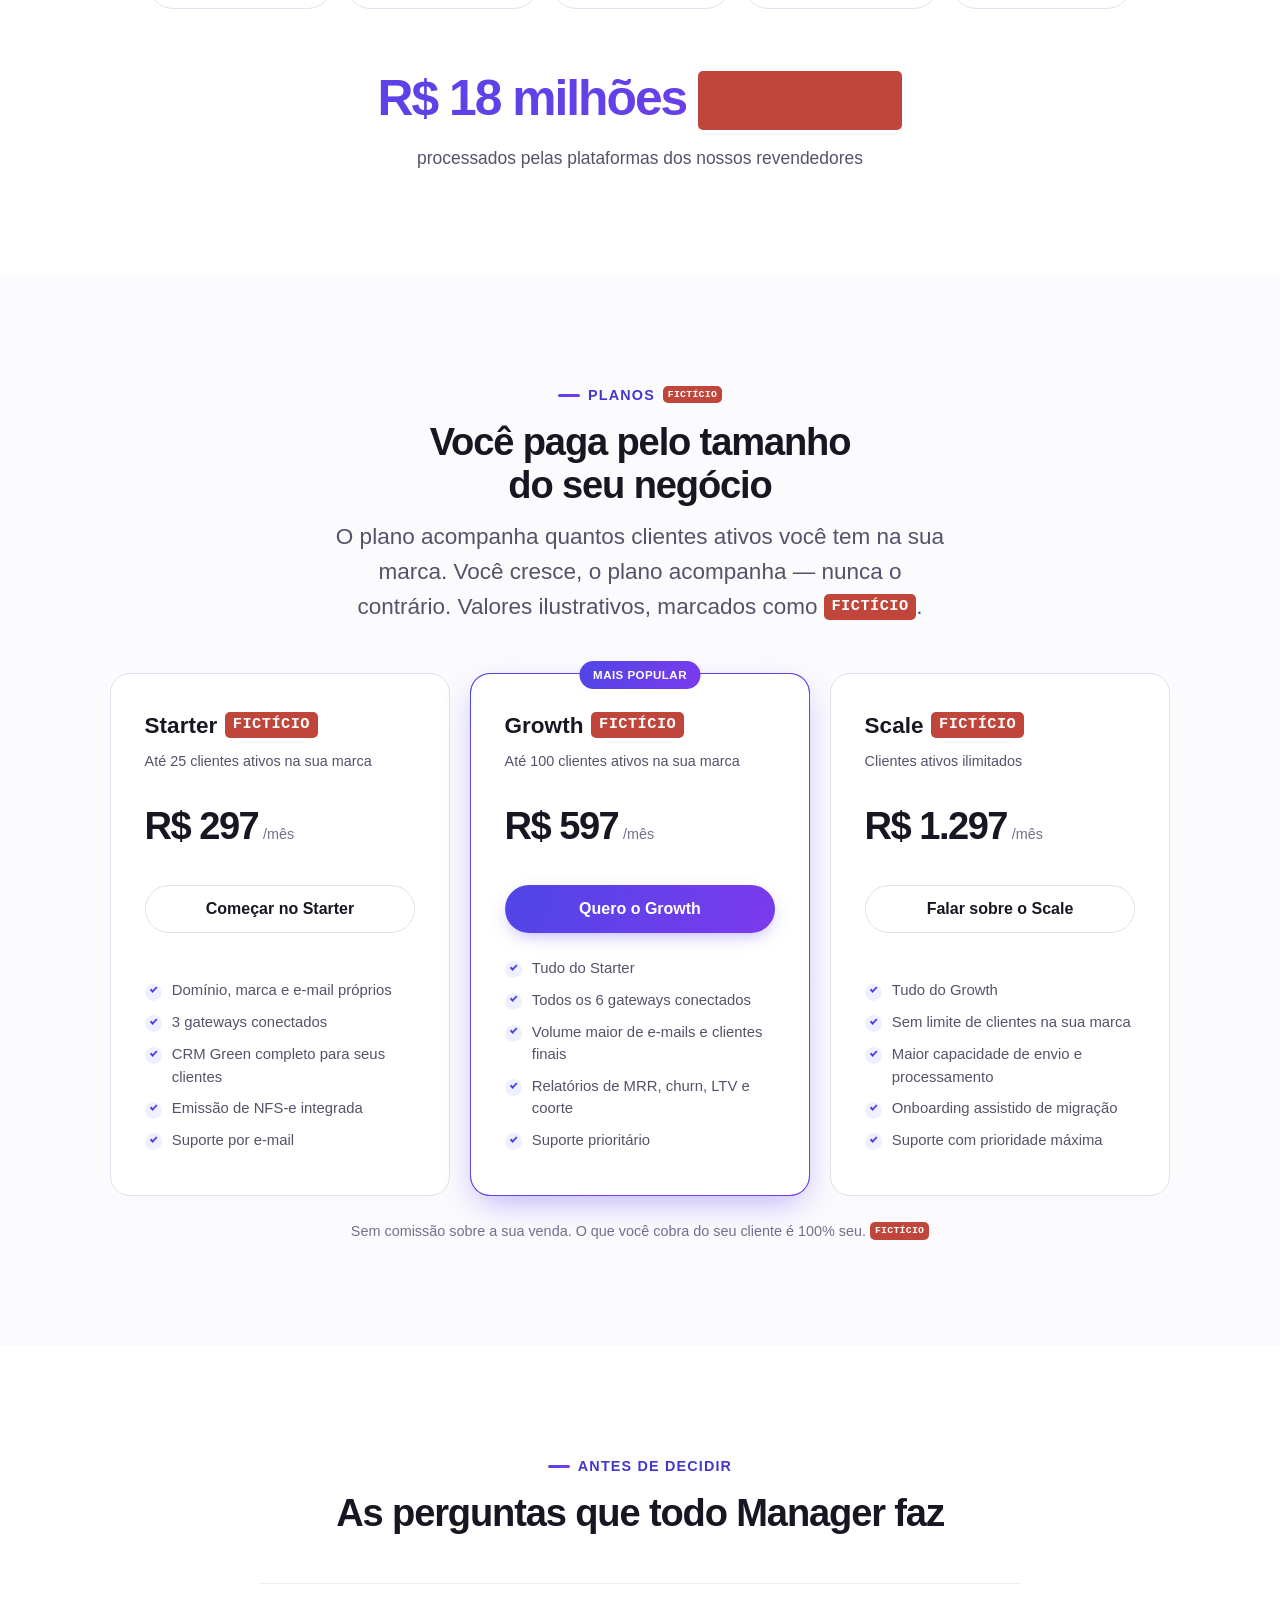
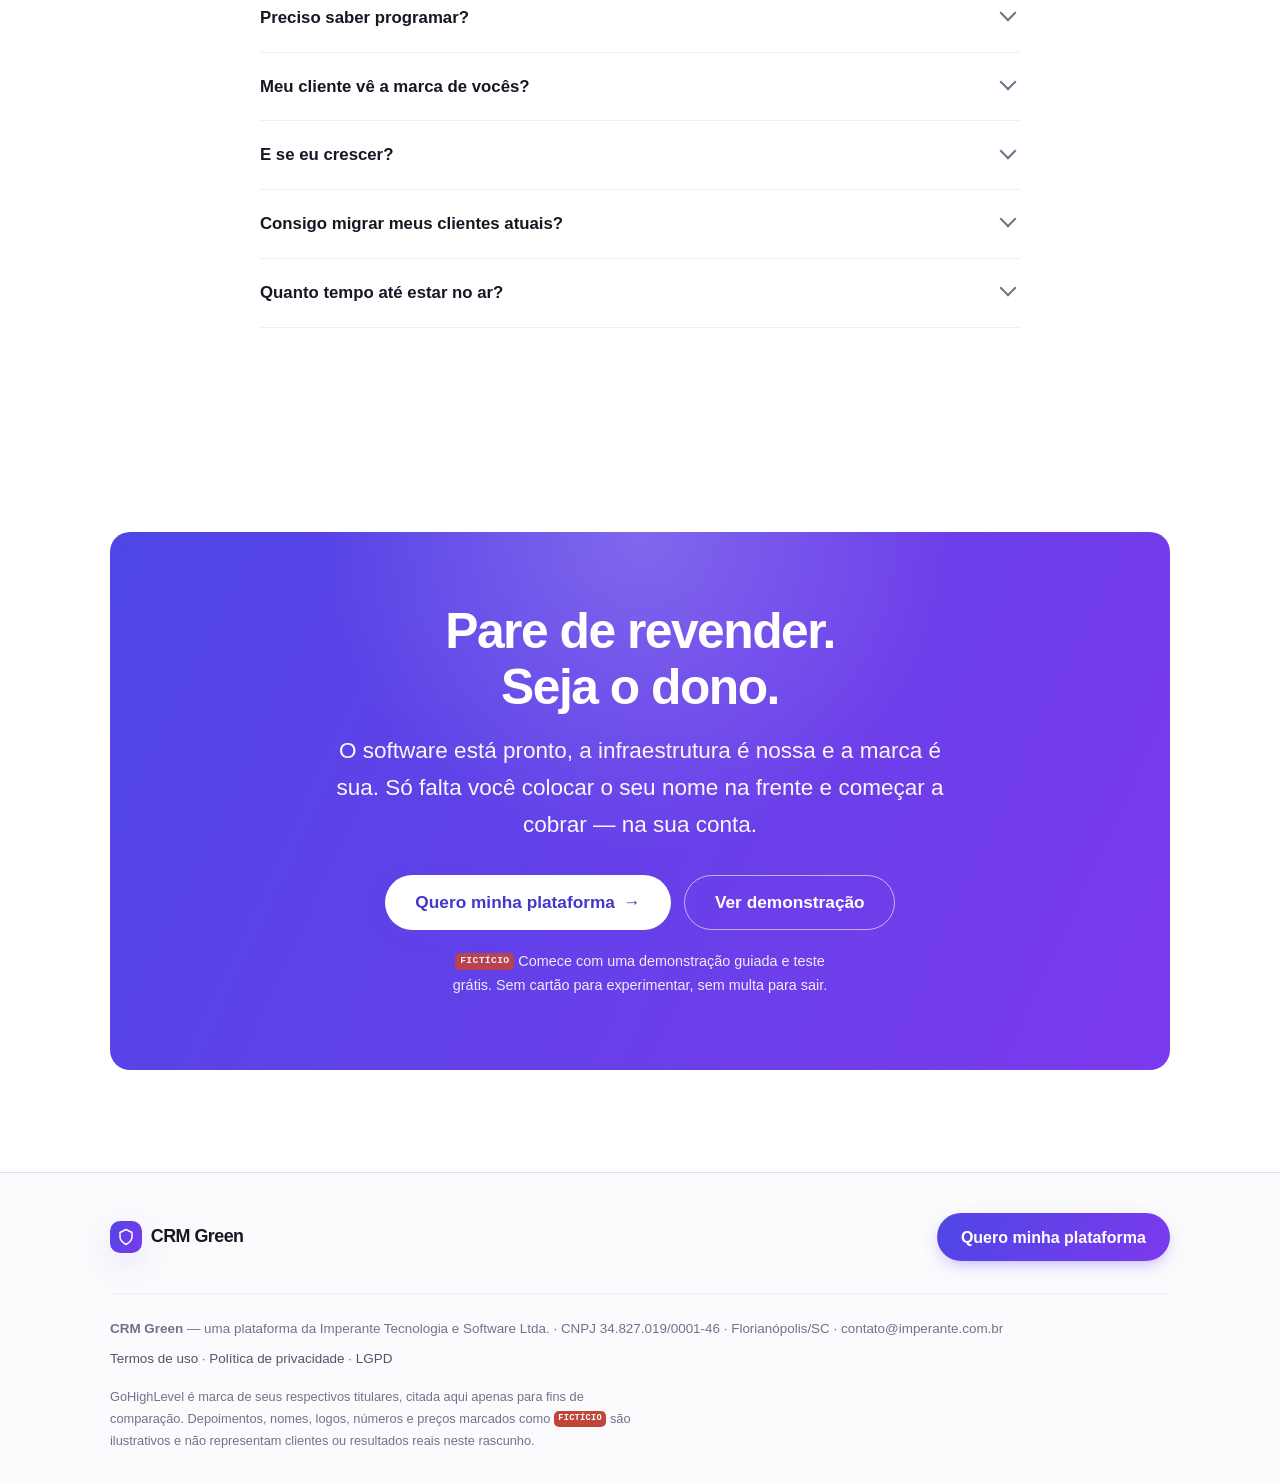
<file: crm-green.html>
<!DOCTYPE html>
<html lang="pt-BR">
<head>
<meta charset="UTF-8">
<meta name="viewport" content="width=device-width, initial-scale=1">
<title>CRM Green — Você é o dono, não o revendedor | Imperante</title>
<meta name="description" content="Venda um CRM completo com a sua marca, no seu domínio, cobrando pelos seus gateways. No GoHighLevel você é revendedor. Na Imperante você é o dono.">
<script>
  (function () { try { var t = localStorage.getItem('cg-theme'); if (t) document.documentElement.setAttribute('data-theme', t); } catch (e) {} })();
</script>
<style>
/* ============ Tokens ============ */
:root{
  color-scheme: light dark;
  /* índigo / violeta */
  --in-400:#818cf8; --in-500:#6366f1; --in-600:#4f46e5; --in-700:#4338ca; --in-800:#3730a3;
  --vi-400:#a78bfa; --vi-500:#8b5cf6; --vi-600:#7c3aed; --vi-700:#6d28d9;
  --accent-deep:#4338ca;      /* texto sobre branco (AA) */
  /* neutros */
  --w:#ffffff; --n25:#fbfbfd; --n50:#f6f6fb; --n100:#eeeef6; --n200:#e0e0ee;
  --n300:#c7c7dc; --n400:#9b9bb5; --n500:#71718c; --n600:#53536a; --n700:#3b3b4e;
  --n800:#272736; --n900:#171724; --n950:#0d0d16;

  --bg:var(--w); --bg-subtle:var(--n25); --bg-tint:#f5f4ff; --surface:var(--w); --surface-2:var(--n25);
  --border:var(--n200); --border-soft:var(--n100);
  --text:var(--n900); --text-muted:var(--n600); --text-faint:var(--n500);
  --accent:var(--in-600); --accent-hover:var(--in-700); --accent-soft:#eef0ff;
  --accent-text:var(--accent-deep); --on-accent:#fff; --focus:var(--in-600);
  --danger:#c0453b; --danger-soft:#fceceb;
  --grad:linear-gradient(115deg,var(--in-600),var(--vi-600));
  --grad-soft:linear-gradient(115deg,#eef0ff,#f3ecff);
  --glow:radial-gradient(60% 60% at 50% 40%,#a5b4fc,transparent 70%);
  --shadow-sm:0 1px 2px rgba(40,30,90,.06);
  --shadow-md:0 8px 26px -8px rgba(60,40,140,.20),0 2px 6px rgba(40,30,90,.08);
  --shadow-glow:0 12px 34px -8px rgba(99,70,241,.45);
  --font:"Inter",-apple-system,BlinkMacSystemFont,"Segoe UI",Roboto,Arial,sans-serif;
  --mono:ui-monospace,SFMono-Regular,Menlo,Consolas,monospace;
  --s--1:clamp(.83rem,.80rem + .14vw,.90rem);
  --s0:clamp(1rem,.96rem + .18vw,1.09rem);
  --s1:clamp(1.2rem,1.12rem + .36vw,1.42rem);
  --s2:clamp(1.44rem,1.3rem + .66vw,1.85rem);
  --s3:clamp(1.73rem,1.5rem + 1.1vw,2.4rem);
  --s4:clamp(2.07rem,1.71rem + 1.75vw,3.12rem);
  --s5:clamp(2.49rem,1.85rem + 3vw,4.3rem);
  --wrap:1140px; --narrow:760px; --gut:clamp(1.25rem,4vw,2.5rem);
  --r-sm:8px; --r:12px; --r-lg:20px; --ease:cubic-bezier(.22,1,.36,1);
}
@media (prefers-color-scheme: dark){:root{
  --bg:#0c0b16; --bg-subtle:#100e1c; --bg-tint:#141024; --surface:#131120; --surface-2:#181528;
  --border:#2a2740; --border-soft:#201d31; --text:#eeecfb; --text-muted:#adaacb; --text-faint:#847fa3;
  --accent:var(--in-400); --accent-hover:var(--in-300,#a5b4fc); --accent-soft:rgba(129,140,248,.12);
  --accent-text:#a5b4fc; --on-accent:#0c0b16; --focus:var(--in-400);
  --danger:#f0857c; --danger-soft:rgba(240,133,124,.1);
  --grad:linear-gradient(115deg,var(--in-400),var(--vi-400));
  --grad-soft:linear-gradient(115deg,rgba(99,102,241,.14),rgba(124,58,237,.14));
  --shadow-md:0 10px 30px -8px rgba(0,0,0,.6),0 2px 6px rgba(0,0,0,.4);
  --shadow-glow:0 12px 40px -8px rgba(129,140,248,.4);
}}
:root[data-theme="light"]{color-scheme:light;
  --bg:var(--w);--bg-subtle:var(--n25);--bg-tint:#f5f4ff;--surface:var(--w);--surface-2:var(--n25);
  --border:var(--n200);--border-soft:var(--n100);--text:var(--n900);--text-muted:var(--n600);--text-faint:var(--n500);
  --accent:var(--in-600);--accent-hover:var(--in-700);--accent-soft:#eef0ff;--accent-text:var(--accent-deep);--on-accent:#fff;--focus:var(--in-600);
  --danger:#c0453b;--danger-soft:#fceceb;
  --grad:linear-gradient(115deg,var(--in-600),var(--vi-600));--grad-soft:linear-gradient(115deg,#eef0ff,#f3ecff);
  --shadow-md:0 8px 26px -8px rgba(60,40,140,.2),0 2px 6px rgba(40,30,90,.08);--shadow-glow:0 12px 34px -8px rgba(99,70,241,.45);}
:root[data-theme="dark"]{color-scheme:dark;
  --bg:#0c0b16;--bg-subtle:#100e1c;--bg-tint:#141024;--surface:#131120;--surface-2:#181528;
  --border:#2a2740;--border-soft:#201d31;--text:#eeecfb;--text-muted:#adaacb;--text-faint:#847fa3;
  --accent:var(--in-400);--accent-hover:#a5b4fc;--accent-soft:rgba(129,140,248,.12);--accent-text:#a5b4fc;--on-accent:#0c0b16;--focus:var(--in-400);
  --danger:#f0857c;--danger-soft:rgba(240,133,124,.1);
  --grad:linear-gradient(115deg,var(--in-400),var(--vi-400));--grad-soft:linear-gradient(115deg,rgba(99,102,241,.14),rgba(124,58,237,.14));
  --shadow-md:0 10px 30px -8px rgba(0,0,0,.6),0 2px 6px rgba(0,0,0,.4);--shadow-glow:0 12px 40px -8px rgba(129,140,248,.4);}

/* ============ Reset ============ */
*,*::before,*::after{box-sizing:border-box}*{margin:0}
html{-webkit-text-size-adjust:100%;scroll-behavior:smooth}
body{font-family:var(--font);font-size:var(--s0);line-height:1.65;color:var(--text);background:var(--bg);
  -webkit-font-smoothing:antialiased;text-rendering:optimizeLegibility;min-height:100vh;overflow-x:hidden}
img,svg{display:block;max-width:100%}button{font:inherit;color:inherit}code{font-family:var(--mono);font-size:.9em}
:focus-visible{outline:2px solid var(--focus);outline-offset:3px;border-radius:4px}
::selection{background:var(--in-600);color:#fff}
h1,h2,h3,h4{line-height:1.12;letter-spacing:-.025em;font-weight:720;text-wrap:balance}
h1{font-size:var(--s5);letter-spacing:-.04em}h2{font-size:var(--s3);letter-spacing:-.03em}
h3{font-size:var(--s1)}p{text-wrap:pretty}
a{color:var(--accent-text)}
.wrap{width:100%;max-width:var(--wrap);margin-inline:auto;padding-inline:var(--gut)}
.narrow{max-width:var(--narrow)}
.section{padding-block:clamp(3.5rem,8vw,6.5rem);position:relative;scroll-margin-top:80px}
.section--tight{padding-block:clamp(2.25rem,5vw,3.5rem)}
.subtle{background:var(--bg-subtle)}.tint{background:var(--bg-tint)}
.muted{color:var(--text-muted)}.small{font-size:var(--s--1)}
.lead{font-size:var(--s1);line-height:1.55;color:var(--text-muted)}
.center{text-align:center}.mx{margin-inline:auto}
.grad-text{background:var(--grad);-webkit-background-clip:text;background-clip:text;-webkit-text-fill-color:transparent;color:transparent}
.eyebrow{display:inline-flex;align-items:center;gap:.5rem;font-size:var(--s--1);font-weight:680;letter-spacing:.08em;
  text-transform:uppercase;color:var(--accent-text)}
.eyebrow::before{content:"";width:22px;height:3px;border-radius:3px;background:var(--grad)}
.eyebrow.c{justify-content:center}
.section-head{max-width:64ch;margin-bottom:clamp(2rem,4vw,3rem)}
.section-head>*+*{margin-top:.85rem}
.section-head.center{margin-inline:auto}
.stack>*+*{margin-top:1rem}

.fic{display:inline-block;font-family:var(--mono);font-size:.68em;font-weight:700;letter-spacing:.03em;color:#fff;
  background:var(--danger);padding:.05em .5em;border-radius:5px;vertical-align:middle;transform:translateY(-1px);white-space:nowrap}

/* ============ Buttons ============ */
.btn{position:relative;display:inline-flex;align-items:center;justify-content:center;gap:.5rem;
  padding:.85rem 1.45rem;border-radius:100px;border:1px solid transparent;font-size:1rem;font-weight:660;line-height:1.2;
  text-decoration:none;cursor:pointer;overflow:hidden;
  transition:transform .12s var(--ease),box-shadow .2s,background-color .2s,border-color .2s,color .2s}
.btn:active{transform:translateY(1px) scale(.99)}
.btn--hot{background:var(--grad);color:#fff;box-shadow:0 6px 18px -6px rgba(99,70,241,.5)}
.btn--hot:hover{color:#fff;box-shadow:var(--shadow-glow);transform:translateY(-2px)}
.btn--ghost{background:transparent;color:var(--text);border-color:var(--border)}
.btn--ghost:hover{background:var(--bg-tint);border-color:var(--in-500);color:var(--text);transform:translateY(-2px)}
.btn--lg{padding:1rem 1.85rem;font-size:1.08rem}
.btn--block{width:100%}
.btn__arrow{transition:transform .2s var(--ease)}.btn:hover .btn__arrow{transform:translateX(4px)}
.btn-row{display:flex;flex-wrap:wrap;gap:.85rem;align-items:center}
.btn-row.center{justify-content:center}

.icon-btn{width:40px;height:40px;display:grid;place-items:center;border-radius:100px;border:1px solid var(--border);
  background:transparent;color:var(--text-muted);cursor:pointer;transition:.18s;flex-shrink:0}
.icon-btn:hover{background:var(--bg-tint);color:var(--text);border-color:var(--in-500)}
.icon-btn svg{width:18px;height:18px}
.theme-toggle .moon{display:none}
:root[data-theme="dark"] .theme-toggle .sun{display:none}:root[data-theme="dark"] .theme-toggle .moon{display:block}
:root[data-theme="light"] .theme-toggle .sun{display:block}:root[data-theme="light"] .theme-toggle .moon{display:none}
@media (prefers-color-scheme:dark){:root:not([data-theme="light"]) .theme-toggle .sun{display:none}
  :root:not([data-theme="light"]) .theme-toggle .moon{display:block}}

/* ============ Header ============ */
.header{position:sticky;top:0;z-index:50;background:color-mix(in srgb,var(--bg) 82%,transparent);
  backdrop-filter:saturate(180%) blur(14px);border-bottom:1px solid transparent;transition:border-color .3s,box-shadow .3s}
.header.scrolled{border-bottom-color:var(--border-soft);box-shadow:var(--shadow-sm)}
.header__in{display:flex;align-items:center;gap:1rem;min-height:66px}
.logo{display:inline-flex;align-items:center;gap:.55rem;font-weight:780;font-size:1.12rem;letter-spacing:-.03em;color:var(--text);text-decoration:none}
.logo__mark{width:32px;height:32px;border-radius:10px;background:var(--grad);display:grid;place-items:center;box-shadow:var(--shadow-glow)}
.logo__mark svg{width:18px;height:18px;color:#fff}
.header__actions{display:flex;align-items:center;gap:.6rem;margin-left:auto}
.header .btn{padding:.6rem 1.2rem;font-size:.94rem}
@media (max-width:560px){.header .btn--hot .full{display:none}}

/* ============ Hero ============ */
.hero{padding-block:clamp(3.5rem,9vw,7rem) clamp(3rem,6vw,5rem);position:relative;overflow:clip}
.hero__bg{position:absolute;inset:0;z-index:0;pointer-events:none;overflow:hidden}
.hero__grid{position:absolute;inset:0;
  background-image:linear-gradient(to right,color-mix(in srgb,var(--text) 5%,transparent) 1px,transparent 1px),
  linear-gradient(to bottom,color-mix(in srgb,var(--text) 5%,transparent) 1px,transparent 1px);background-size:54px 54px;
  -webkit-mask-image:radial-gradient(ellipse 75% 55% at 50% 0%,#000 20%,transparent 75%);
  mask-image:radial-gradient(ellipse 75% 55% at 50% 0%,#000 20%,transparent 75%)}
.hero__blob{position:absolute;border-radius:50%;filter:blur(70px);opacity:.5;background:var(--glow)}
.hero__blob.b1{width:46vw;height:46vw;top:-16vw;right:-8vw}
.hero__blob.b2{width:30vw;height:30vw;bottom:-14vw;left:-6vw;background:radial-gradient(circle,var(--vi-500),transparent 68%);opacity:.22}
.hero__in{position:relative;z-index:1;max-width:54ch}
.badge{display:inline-flex;align-items:center;gap:.5rem;margin-bottom:1.5rem;padding:.4rem .9rem;border-radius:100px;
  border:1px solid var(--border);background:var(--surface);font-size:.85rem;font-weight:540;color:var(--text-muted);box-shadow:var(--shadow-sm)}
.badge .dot{width:9px;height:9px;border-radius:50%;background:var(--grad)}
.hero h1{margin-bottom:1.4rem}
.hero .lead{max-width:56ch;margin-bottom:2rem}
.microproof{display:flex;flex-wrap:wrap;gap:.6rem 1.4rem;margin-top:2rem;align-items:center}
.microproof span{display:inline-flex;align-items:center;gap:.5rem;font-size:.9rem;color:var(--text-muted);font-weight:520}
.microproof .ic{color:var(--accent-text)}

/* generic */
.grid{display:grid;gap:clamp(1.1rem,2.2vw,1.75rem)}
.g2{grid-template-columns:repeat(auto-fit,minmax(min(100%,300px),1fr))}
.g3{grid-template-columns:repeat(auto-fit,minmax(min(100%,270px),1fr))}
.card{background:var(--surface);border:1px solid var(--border);border-radius:var(--r-lg);padding:clamp(1.5rem,3vw,2.1rem)}
.card>*+*{margin-top:.7rem}
.card h3{font-size:var(--s1)}
.card .kv{font-size:.96rem;color:var(--text-muted);line-height:1.6}
.card--pain{border-top:3px solid var(--danger)}
.card__ic{width:48px;height:48px;border-radius:14px;background:var(--grad-soft);color:var(--accent-text);display:grid;place-items:center;margin-bottom:1.1rem}
.card__ic svg{width:23px;height:23px}
.card__ic--bad{background:var(--danger-soft);color:var(--danger)}
.pain-out{margin-top:1rem;font-size:.9rem;font-weight:640;color:var(--danger);display:flex;gap:.5rem;align-items:flex-start}

/* steps */
.steps{counter-reset:step;display:grid;gap:clamp(1.1rem,2.2vw,1.75rem);grid-template-columns:repeat(auto-fit,minmax(min(100%,270px),1fr))}
.step{position:relative;background:var(--surface);border:1px solid var(--border);border-radius:var(--r-lg);padding:2.5rem 1.75rem 1.75rem}
.step::before{counter-increment:step;content:counter(step);position:absolute;top:-20px;left:1.75rem;width:46px;height:46px;
  border-radius:13px;background:var(--grad);color:#fff;font-weight:800;font-size:1.25rem;display:grid;place-items:center;box-shadow:var(--shadow-glow)}
.step h3{margin:.4rem 0 .5rem}.step p{color:var(--text-muted);font-size:.97rem}

/* comparison */
.compare-wrap{border:1px solid var(--border);border-radius:var(--r-lg);overflow:hidden;box-shadow:var(--shadow-md)}
.compare{width:100%;border-collapse:collapse;font-size:.97rem;min-width:560px}
.compare th,.compare td{padding:1rem 1.25rem;text-align:left;border-bottom:1px solid var(--border-soft);vertical-align:middle}
.compare thead th{font-size:.95rem;background:var(--surface-2)}
.compare thead th:nth-child(2),.compare thead th:nth-child(3){text-align:center;width:26%}
.compare thead .h-imp{background:var(--accent-soft);color:var(--accent-text);font-weight:760}
.compare thead .h-comum{color:var(--text-muted);font-weight:600}
.compare tbody th{font-weight:580;color:var(--text)}
.compare td.cell{text-align:center;font-weight:560}
.compare td.imp{background:color-mix(in srgb,var(--accent-soft) 60%,transparent)}
.compare tr:last-child th,.compare tr:last-child td{border-bottom:0}
.mark{display:inline-flex;align-items:center;gap:.4rem;justify-content:center;font-size:.9rem;font-weight:600}
.mark.yes{color:var(--accent-text)}.mark.no{color:var(--text-faint)}.mark.maybe{color:#9a6b00}
.mark .i{width:20px;height:20px;border-radius:50%;display:grid;place-items:center;flex-shrink:0}
.mark.yes .i{background:var(--in-600);color:#fff}
.mark.no .i{background:var(--border);color:var(--text-faint)}
.mark.maybe .i{background:#f6e2b3;color:#8a5a00}
.mark .i svg{width:12px;height:12px}
.compare-scroll{overflow-x:auto}
.compare-note{margin-top:1.25rem;font-size:.95rem;font-weight:600}
.table-scroll-hint{font-size:.8rem;color:var(--text-faint);margin-top:.5rem;text-align:center}
@media(min-width:620px){.table-scroll-hint{display:none}}

/* product tour */
.feat{display:flex;gap:1rem;align-items:flex-start}
.feat__ic{flex-shrink:0;width:44px;height:44px;border-radius:12px;background:var(--grad-soft);color:var(--accent-text);display:grid;place-items:center}
.feat__ic svg{width:21px;height:21px}
.feat h3{font-size:1.05rem;font-weight:660;margin-bottom:.15rem}
.feat p{font-size:.95rem;color:var(--text-muted);line-height:1.55}
.funnel{display:flex;flex-wrap:wrap;gap:.5rem;align-items:center;padding:0;list-style:none;margin-top:.5rem}
.funnel li{display:inline-flex;align-items:center;gap:.5rem;font-size:.85rem;font-weight:560;padding:.4rem .85rem;
  border:1px solid var(--border);border-radius:100px;background:var(--surface);color:var(--text-muted);white-space:nowrap}
.funnel li::after{content:"\2192";color:var(--text-faint);margin-left:.35rem}
.funnel li:last-child::after{content:none}
.funnel li:last-child{border-color:var(--in-500);color:var(--accent-text);background:var(--accent-soft)}
.mockup{border:2px dashed color-mix(in srgb,var(--in-500) 45%,var(--border));border-radius:var(--r-lg);
  background:repeating-linear-gradient(45deg,transparent,transparent 12px,color-mix(in srgb,var(--in-500) 6%,transparent) 12px,color-mix(in srgb,var(--in-500) 6%,transparent) 24px),var(--bg-tint);
  min-height:220px;display:grid;place-items:center;text-align:center;padding:2rem;color:var(--text-faint)}
.mockup .lbl{font-family:var(--mono);font-size:.85rem;font-weight:600}
.mockup .sub{font-size:.8rem;margin-top:.4rem}

/* trust */
.trust{display:grid;gap:1.1rem;grid-template-columns:repeat(auto-fit,minmax(min(100%,250px),1fr))}
.trust .card{padding:1.5rem}
.trust h3{font-size:1.02rem;font-weight:660;margin-bottom:.3rem}
.trust p{font-size:.93rem;color:var(--text-muted);line-height:1.55}

/* testimonials */
.quotes{display:grid;gap:1.25rem;grid-template-columns:repeat(auto-fit,minmax(min(100%,290px),1fr))}
.quote{background:var(--surface);border:1px solid var(--border);border-radius:var(--r-lg);padding:1.75rem;display:flex;flex-direction:column;box-shadow:var(--shadow-sm)}
.quote__stars{color:var(--in-500);letter-spacing:2px;margin-bottom:.85rem;font-size:.9rem}
.quote__text{font-size:1.02rem;line-height:1.55;margin-bottom:1.25rem;flex:1}
.quote__who{display:flex;align-items:center;gap:.75rem;border-top:1px solid var(--border-soft);padding-top:1rem}
.quote__av{width:44px;height:44px;border-radius:50%;background:var(--grad);color:#fff;display:grid;place-items:center;font-weight:800;flex-shrink:0}
.quote__name{font-weight:680;font-size:.95rem}.quote__loc{font-size:.85rem;color:var(--text-faint)}
.logos{display:flex;flex-wrap:wrap;gap:.75rem;justify-content:center;margin-top:2.5rem}
.logos .lg{font-weight:800;letter-spacing:-.02em;color:var(--text-faint);padding:.7rem 1.3rem;border:1px solid var(--border);border-radius:100px;background:var(--surface);font-size:1rem}
.anchor-num{text-align:center;margin-top:3rem}
.anchor-num .n{font-size:var(--s4);font-weight:800;letter-spacing:-.04em}
.anchor-num .l{color:var(--text-muted);margin-top:.3rem}

/* pricing */
.pricing{display:grid;gap:1.25rem;grid-template-columns:repeat(auto-fit,minmax(min(100%,280px),1fr));align-items:stretch}
.plan{position:relative;background:var(--surface);border:1px solid var(--border);border-radius:var(--r-lg);padding:clamp(1.6rem,3vw,2.1rem);display:flex;flex-direction:column}
.plan--pop{border-color:var(--in-500);box-shadow:var(--shadow-glow)}
.plan--pop::before{content:"";position:absolute;inset:-1px;border-radius:inherit;padding:1px;background:var(--grad);pointer-events:none;
  -webkit-mask:linear-gradient(#000 0 0) content-box,linear-gradient(#000 0 0);-webkit-mask-composite:xor;mask-composite:exclude}
.plan__badge{position:absolute;top:-13px;left:50%;transform:translateX(-50%);background:var(--grad);color:#fff;font-size:.72rem;
  font-weight:720;letter-spacing:.04em;text-transform:uppercase;padding:.3rem .85rem;border-radius:100px;white-space:nowrap}
.plan__name{font-size:var(--s1);font-weight:720;display:flex;align-items:center;gap:.5rem;flex-wrap:wrap}
.plan__cap{font-size:.9rem;color:var(--text-muted);margin-top:.35rem}
.plan__price{margin:1.3rem 0 .2rem;display:flex;align-items:baseline;gap:.3rem}
.plan__price .amt{font-size:var(--s3);font-weight:800;letter-spacing:-.04em}
.plan__price .per{font-size:.9rem;color:var(--text-faint)}
.plan .btn{margin:1.5rem 0}
.plan__feats{list-style:none;padding:0;margin-top:auto}
.plan__feats li{position:relative;padding-left:1.7rem;margin-bottom:.6rem;font-size:.93rem;color:var(--text-muted);line-height:1.5}
.plan__feats li::before{content:"";position:absolute;left:0;top:.28em;width:17px;height:17px;border-radius:50%;background:var(--accent-soft)}
.plan__feats li::after{content:"";position:absolute;left:5px;top:.5em;width:7px;height:3.5px;border-left:2px solid var(--in-600);border-bottom:2px solid var(--in-600);transform:rotate(-45deg)}
.price-note{text-align:center;margin-top:1.5rem;font-size:.9rem;color:var(--text-faint)}

/* faq */
.faq{max-width:var(--narrow);margin-inline:auto;border-top:1px solid var(--border-soft)}
.faq details{border-bottom:1px solid var(--border-soft)}
.faq summary{padding:1.25rem 2.5rem 1.25rem 0;cursor:pointer;font-weight:680;list-style:none;position:relative;font-size:1.05rem}
.faq summary::-webkit-details-marker{display:none}
.faq summary::after{content:"";position:absolute;right:.4rem;top:1.45rem;width:12px;height:12px;border-right:2px solid var(--text-faint);
  border-bottom:2px solid var(--text-faint);transform:rotate(45deg);transition:transform .25s var(--ease)}
.faq details[open] summary::after{transform:rotate(-135deg);border-color:var(--in-600)}
.faq details>div{padding:0 2rem 1.35rem 0;color:var(--text-muted);font-size:.98rem;line-height:1.6}

/* final */
.final{position:relative;overflow:hidden;border-radius:var(--r-lg);padding:clamp(2.5rem,6vw,4.5rem);text-align:center;background:var(--grad);color:#fff}
.final::after{content:"";position:absolute;inset:0;background:radial-gradient(50% 100% at 50% 0%,rgba(255,255,255,.2),transparent 60%);pointer-events:none}
.final>*{position:relative;z-index:1}
.final h2{font-size:var(--s4);max-width:22ch;margin-inline:auto;color:#fff}
.final p{max-width:50ch;margin:1rem auto 0;font-size:var(--s1);opacity:.96}
.final .btn-row{margin-top:2rem}
.final .btn--hot{background:#fff;color:var(--in-700)}
.final .btn--hot:hover{background:#fff;color:var(--in-700)}
.final .btn--ghost{border-color:rgba(255,255,255,.6);color:#fff}
.final .btn--ghost:hover{background:rgba(255,255,255,.14);color:#fff;border-color:#fff}
.final .risk{margin-top:1.25rem;font-size:.9rem;opacity:.9}

/* footer */
.footer{border-top:1px solid var(--border);background:var(--bg-subtle);padding-block:2.5rem 2rem}
.footer__top{display:flex;flex-wrap:wrap;gap:1.5rem;justify-content:space-between;align-items:center;padding-bottom:2rem}
.footer__legal{border-top:1px solid var(--border-soft);padding-top:1.5rem;font-size:.84rem;color:var(--text-faint);line-height:1.7}
.footer__legal a{color:var(--text-muted);text-decoration:none}.footer__legal a:hover{color:var(--text)}
.disclaimer{margin-top:1rem;font-size:.8rem;color:var(--text-faint);max-width:75ch}

/* reveal */
[data-rv]{opacity:0;transform:translateY(22px);transition:opacity .7s var(--ease),transform .7s var(--ease)}
[data-rv].vis{opacity:1;transform:none}
[data-stag]>*{opacity:0;transform:translateY(20px);transition:opacity .6s var(--ease),transform .6s var(--ease)}
[data-stag].vis>*{opacity:1;transform:none}
[data-stag].vis>*:nth-child(2){transition-delay:.07s}[data-stag].vis>*:nth-child(3){transition-delay:.14s}
[data-stag].vis>*:nth-child(4){transition-delay:.21s}[data-stag].vis>*:nth-child(5){transition-delay:.28s}
[data-stag].vis>*:nth-child(6){transition-delay:.35s}

.divider{border:0;border-top:1px solid var(--border-soft);margin-block:clamp(2rem,4vw,3rem)}
.sr-only{position:absolute;width:1px;height:1px;padding:0;margin:-1px;overflow:hidden;clip:rect(0 0 0 0);white-space:nowrap;border:0}
.skip{position:absolute;left:-9999px;top:0;z-index:99;background:var(--in-600);color:#fff;padding:.75rem 1.25rem;border-radius:0 0 var(--r) 0;font-weight:600;text-decoration:none}
.skip:focus{left:0}
@media (prefers-reduced-motion:reduce){html{scroll-behavior:auto}*,*::before,*::after{animation-duration:.01ms!important;transition-duration:.01ms!important}
  [data-rv],[data-stag]>*{opacity:1!important;transform:none!important}}
</style>
</head>
<body>

<a class="skip" href="#main">Pular para o conteúdo</a>

<header class="header" id="top">
  <div class="wrap header__in">
    <a class="logo" href="#top">
      <span class="logo__mark" aria-hidden="true"><svg viewBox="0 0 24 24" fill="none" stroke="currentColor" stroke-width="2" stroke-linecap="round" stroke-linejoin="round"><path d="M12 2 4 6v6c0 5 3.4 7.4 8 10 4.6-2.6 8-5 8-10V6z"/></svg></span>
      CRM Green
    </a>
    <div class="header__actions">
      <button class="icon-btn theme-toggle" type="button" data-theme-toggle aria-label="Alternar tema claro e escuro">
        <svg class="sun" viewBox="0 0 24 24" fill="none" stroke="currentColor" stroke-width="2" stroke-linecap="round" aria-hidden="true"><circle cx="12" cy="12" r="4"/><path d="M12 2v2M12 20v2M4.9 4.9l1.4 1.4M17.7 17.7l1.4 1.4M2 12h2M20 12h2M4.9 19.1l1.4-1.4M17.7 6.3l1.4-1.4"/></svg>
        <svg class="moon" viewBox="0 0 24 24" fill="none" stroke="currentColor" stroke-width="2" stroke-linecap="round" stroke-linejoin="round" aria-hidden="true"><path d="M21 12.8A9 9 0 1 1 11.2 3a7 7 0 0 0 9.8 9.8z"/></svg>
      </button>
      <a class="btn btn--hot" href="#planos">Quero minha <span class="full">plataforma</span></a>
    </div>
  </div>
</header>

<main id="main">

  <!-- 1. HERO -->
  <section class="hero">
    <div class="hero__bg" aria-hidden="true"><div class="hero__grid"></div><div class="hero__blob b1"></div><div class="hero__blob b2"></div></div>
    <div class="wrap">
      <div class="hero__in">
        <span class="badge"><span class="dot" aria-hidden="true"></span> CRM Green · por Imperante</span>
        <h1>No GoHighLevel você é revendedor.<br><span class="grad-text">Na Imperante você é o dono.</span></h1>
        <p class="lead">
          Venda um CRM completo com a sua marca, no seu domínio, cobrando pelos seus
          gateways. Você não constrói o software — ele já existe. Você constrói o negócio.
        </p>
        <div class="btn-row">
          <a class="btn btn--hot btn--lg" href="#planos">Quero minha plataforma <span class="btn__arrow" aria-hidden="true">&rarr;</span></a>
          <a class="btn btn--ghost btn--lg" href="#produto">Ver demonstração</a>
        </div>
        <div class="microproof">
          <span><span class="ic" aria-hidden="true">&#9679;</span> <span class="fic">FICTÍCIO</span>&nbsp;+120 revendedores ativos</span>
          <span><span class="ic" aria-hidden="true">&#9679;</span> 6 anos de mercado</span>
        </div>
      </div>
    </div>
  </section>

  <!-- 2. A DOR -->
  <section class="section subtle" id="dor">
    <div class="wrap">
      <div class="section-head" data-rv>
        <p class="eyebrow">Você já está aqui</p>
        <h2>Existem três caminhos. Dois te deixam para trás.</h2>
        <p class="lead">Provavelmente você já pesou algum deles. Veja onde cada um termina.</p>
      </div>
      <div class="grid g3" data-stag>
        <div class="card card--pain">
          <div class="card__ic card__ic--bad" aria-hidden="true"><svg viewBox="0 0 24 24" fill="none" stroke="currentColor" stroke-width="2" stroke-linecap="round" stroke-linejoin="round"><path d="M12 20h9M3 20h1M6 20l6-16 3 8"/><path d="M8 12h7"/></svg></div>
          <h3>Construir do zero</h3>
          <p class="kv">De 12 a 18 meses, um dev caro, servidor, integração, manutenção. No fim, você virou uma empresa de software — e ainda não vendeu para o primeiro cliente.</p>
          <p class="pain-out"><span aria-hidden="true">&#10007;</span> Você gasta o ano construindo, não vendendo.</p>
        </div>
        <div class="card card--pain">
          <div class="card__ic card__ic--bad" aria-hidden="true"><svg viewBox="0 0 24 24" fill="none" stroke="currentColor" stroke-width="2" stroke-linecap="round" stroke-linejoin="round"><path d="M20.6 8.5 12 3 3.4 8.5 12 14z"/><path d="M3.4 8.5V16L12 21l8.6-5V8.5"/></svg></div>
          <h3>Revender white-label comum</h3>
          <p class="kv">Trocam o logo e a cor e chamam de "sua marca". Mas a cobrança é deles, o cliente é deles, o dinheiro passa por eles. Você é um afiliado com a fachada trocada.</p>
          <p class="pain-out"><span aria-hidden="true">&#10007;</span> A base é sua na aparência, deles no contrato.</p>
        </div>
        <div class="card card--pain">
          <div class="card__ic card__ic--bad" aria-hidden="true"><svg viewBox="0 0 24 24" fill="none" stroke="currentColor" stroke-width="2" stroke-linecap="round" stroke-linejoin="round"><circle cx="12" cy="12" r="9"/><path d="M12 7v5l3 2"/></svg></div>
          <h3>Ficar parado</h3>
          <p class="kv">Enquanto você decide, o concorrente lança a plataforma dele, coloca a marca dele na frente da sua audiência e começa a cobrar a mensalidade que seria sua.</p>
          <p class="pain-out"><span aria-hidden="true">&#10007;</span> A janela fecha com outra pessoa dentro.</p>
        </div>
      </div>
    </div>
  </section>

  <!-- 3. SOLUÇÃO EM 3 PASSOS -->
  <section class="section" id="como">
    <div class="wrap">
      <div class="section-head center" data-rv>
        <p class="eyebrow c">O quarto caminho</p>
        <h2>Sua plataforma no ar em três passos</h2>
        <p class="lead">O CRM Green já existe, testado e rodando. O que falta é colocar a sua marca na frente dele e começar a cobrar.</p>
      </div>
      <div class="steps" data-stag>
        <div class="step">
          <h3>Sua marca</h3>
          <p>Logo, cores, favicon e domínio próprio. O cliente entra em <code>app.suamarca.com.br</code> e vê você — nunca a Imperante.</p>
        </div>
        <div class="step">
          <h3>Seu e-mail e sua cobrança</h3>
          <p>Servidor de e-mail no seu nome (SMTP próprio) e seus gateways conectados. A mensalidade do seu cliente cai na sua conta, não na nossa.</p>
        </div>
        <div class="step">
          <h3>Comece a vender</h3>
          <p>O CRM Green já está pronto e em operação. Você não espera desenvolvimento: no dia 1 já tem um produto completo para entregar.</p>
        </div>
      </div>
    </div>
  </section>

  <!-- 4. TABELA COMPARATIVA -->
  <section class="section subtle" id="dono">
    <div class="wrap">
      <div class="section-head center" data-rv>
        <p class="eyebrow c">A diferença que importa</p>
        <h2>O que "ser dono" realmente significa</h2>
        <p class="lead">Todo mundo diz "white-label". A pergunta certa é outra: de quem é o cliente, e na conta de quem cai o dinheiro?</p>
      </div>

      <div data-rv>
        <div class="compare-scroll">
          <div class="compare-wrap">
            <table class="compare">
              <caption class="sr-only">Comparação entre white-label comum e o CRM Green da Imperante</caption>
              <thead>
                <tr>
                  <th scope="col">O que você recebe</th>
                  <th scope="col" class="h-comum">White-label comum</th>
                  <th scope="col" class="h-imp">CRM Green — você é o dono</th>
                </tr>
              </thead>
              <tbody>
                <tr>
                  <th scope="row">Logo e cores</th>
                  <td class="cell"><span class="mark yes"><span class="i" aria-hidden="true"><svg viewBox="0 0 24 24" fill="none" stroke="currentColor" stroke-width="3" stroke-linecap="round" stroke-linejoin="round"><path d="M20 6 9 17l-5-5"/></svg></span>Sim</span></td>
                  <td class="cell imp"><span class="mark yes"><span class="i" aria-hidden="true"><svg viewBox="0 0 24 24" fill="none" stroke="currentColor" stroke-width="3" stroke-linecap="round" stroke-linejoin="round"><path d="M20 6 9 17l-5-5"/></svg></span>Sim</span></td>
                </tr>
                <tr>
                  <th scope="row">Domínio próprio</th>
                  <td class="cell"><span class="mark maybe"><span class="i" aria-hidden="true"><svg viewBox="0 0 24 24" fill="none" stroke="currentColor" stroke-width="3" stroke-linecap="round"><path d="M12 8v4M12 16h.01"/></svg></span>Às vezes</span></td>
                  <td class="cell imp"><span class="mark yes"><span class="i" aria-hidden="true"><svg viewBox="0 0 24 24" fill="none" stroke="currentColor" stroke-width="3" stroke-linecap="round" stroke-linejoin="round"><path d="M20 6 9 17l-5-5"/></svg></span>Sim, real (Cloudflare for SaaS)</span></td>
                </tr>
                <tr>
                  <th scope="row">E-mails saem no seu nome</th>
                  <td class="cell"><span class="mark no"><span class="i" aria-hidden="true"><svg viewBox="0 0 24 24" fill="none" stroke="currentColor" stroke-width="3" stroke-linecap="round"><path d="M18 6 6 18M6 6l12 12"/></svg></span>Não</span></td>
                  <td class="cell imp"><span class="mark yes"><span class="i" aria-hidden="true"><svg viewBox="0 0 24 24" fill="none" stroke="currentColor" stroke-width="3" stroke-linecap="round" stroke-linejoin="round"><path d="M20 6 9 17l-5-5"/></svg></span>Sim (SMTP próprio)</span></td>
                </tr>
                <tr>
                  <th scope="row">O cliente final é seu</th>
                  <td class="cell"><span class="mark no"><span class="i" aria-hidden="true"><svg viewBox="0 0 24 24" fill="none" stroke="currentColor" stroke-width="3" stroke-linecap="round"><path d="M18 6 6 18M6 6l12 12"/></svg></span>Não</span></td>
                  <td class="cell imp"><span class="mark yes"><span class="i" aria-hidden="true"><svg viewBox="0 0 24 24" fill="none" stroke="currentColor" stroke-width="3" stroke-linecap="round" stroke-linejoin="round"><path d="M20 6 9 17l-5-5"/></svg></span>Sim</span></td>
                </tr>
                <tr>
                  <th scope="row">Cobrança pelos seus gateways</th>
                  <td class="cell"><span class="mark no"><span class="i" aria-hidden="true"><svg viewBox="0 0 24 24" fill="none" stroke="currentColor" stroke-width="3" stroke-linecap="round"><path d="M18 6 6 18M6 6l12 12"/></svg></span>Não</span></td>
                  <td class="cell imp"><span class="mark yes"><span class="i" aria-hidden="true"><svg viewBox="0 0 24 24" fill="none" stroke="currentColor" stroke-width="3" stroke-linecap="round" stroke-linejoin="round"><path d="M20 6 9 17l-5-5"/></svg></span>Sim</span></td>
                </tr>
                <tr>
                  <th scope="row">O dinheiro cai na sua conta</th>
                  <td class="cell"><span class="mark no"><span class="i" aria-hidden="true"><svg viewBox="0 0 24 24" fill="none" stroke="currentColor" stroke-width="3" stroke-linecap="round"><path d="M18 6 6 18M6 6l12 12"/></svg></span>Não</span></td>
                  <td class="cell imp"><span class="mark yes"><span class="i" aria-hidden="true"><svg viewBox="0 0 24 24" fill="none" stroke="currentColor" stroke-width="3" stroke-linecap="round" stroke-linejoin="round"><path d="M20 6 9 17l-5-5"/></svg></span>Sim</span></td>
                </tr>
              </tbody>
            </table>
          </div>
          <p class="table-scroll-hint">Arraste a tabela para o lado para ver tudo &rarr;</p>
        </div>
        <p class="compare-note center">
          Seus gateways: Hotmart, Braip, Stripe, Appmax, LastLink e AbacatePay.
          <span class="grad-text">No comum você repassa o cliente. Aqui, o cliente é seu.</span>
        </p>
        <div class="btn-row center" style="margin-top:2rem">
          <a class="btn btn--hot btn--lg" href="#planos">Quero ser o dono <span class="btn__arrow" aria-hidden="true">&rarr;</span></a>
        </div>
      </div>
    </div>
  </section>

  <!-- 5. O PRODUTO -->
  <section class="section" id="produto">
    <div class="wrap">
      <div class="section-head center" data-rv>
        <p class="eyebrow c">O que você entrega no dia 1</p>
        <h2>Você revende um CRM que já está pronto</h2>
        <p class="lead">Não é uma promessa de roadmap. É o CRM Green, o mesmo produto em operação há anos — agora com a sua marca na frente.</p>
      </div>

      <div class="grid g2" style="align-items:start" data-rv>
        <div class="stack">
          <div class="feat">
            <span class="feat__ic" aria-hidden="true"><svg viewBox="0 0 24 24" fill="none" stroke="currentColor" stroke-width="2" stroke-linecap="round" stroke-linejoin="round"><path d="M3 3v18h18"/><path d="M7 15l4-4 3 3 5-6"/></svg></span>
            <div>
              <h3>CRM com funil que o cliente entende</h3>
              <p>Um funil pronto para o mercado, sem o seu cliente precisar configurar nada:</p>
              <ul class="funnel"><li>Curioso</li><li>Lead Frio</li><li>Lead Quente</li><li>Cliente Ativo</li><li>Inativo</li></ul>
            </div>
          </div>
          <div class="feat">
            <span class="feat__ic" aria-hidden="true"><svg viewBox="0 0 24 24" fill="none" stroke="currentColor" stroke-width="2" stroke-linecap="round" stroke-linejoin="round"><path d="M21 15a2 2 0 0 1-2 2H7l-4 4V5a2 2 0 0 1 2-2h14a2 2 0 0 1 2 2z"/></svg></span>
            <div>
              <h3>Campanhas e cadências automáticas</h3>
              <p>Sequências que disparam sozinhas por e-mail, Telegram e com integração ao WhatsApp — o cliente monta uma vez e o relacionamento roda no automático.</p>
            </div>
          </div>
          <div class="feat">
            <span class="feat__ic" aria-hidden="true"><svg viewBox="0 0 24 24" fill="none" stroke="currentColor" stroke-width="2" stroke-linecap="round" stroke-linejoin="round"><path d="M13 2 3 14h9l-1 8 10-12h-9z"/></svg></span>
            <div>
              <h3>Reage sozinho às vendas e cancelamentos</h3>
              <p>Quando entra uma venda ou um cancelamento no gateway, a plataforma reage na hora e dispara a cadência certa. Menos operação manual, mais tempo para vender.</p>
            </div>
          </div>
          <div class="feat">
            <span class="feat__ic" aria-hidden="true"><svg viewBox="0 0 24 24" fill="none" stroke="currentColor" stroke-width="2" stroke-linecap="round" stroke-linejoin="round"><path d="M12 20V10M18 20V4M6 20v-4"/></svg></span>
            <div>
              <h3>Scoring por comportamento real</h3>
              <p>Cada contato ganha uma nota que sobe e desce conforme o que a pessoa faz. Seu cliente sabe quem está quente sem adivinhar.</p>
            </div>
          </div>
          <div class="feat">
            <span class="feat__ic" aria-hidden="true"><svg viewBox="0 0 24 24" fill="none" stroke="currentColor" stroke-width="2" stroke-linecap="round" stroke-linejoin="round"><rect x="3" y="4" width="18" height="17" rx="2"/><path d="M9 9h6M9 13h6M9 17h3M8 2v4M16 2v4"/></svg></span>
            <div>
              <h3>ERP interno e relatórios de verdade</h3>
              <p>Tarefas, projetos e departamentos, mais relatórios de MRR, churn, LTV e coorte. O cliente enxerga o próprio negócio — e volta todo mês para ver.</p>
            </div>
          </div>
          <div class="feat">
            <span class="feat__ic" aria-hidden="true"><svg viewBox="0 0 24 24" fill="none" stroke="currentColor" stroke-width="2" stroke-linecap="round" stroke-linejoin="round"><path d="M9 11l3 3L22 4"/><path d="M21 12v7a2 2 0 0 1-2 2H5a2 2 0 0 1-2-2V5a2 2 0 0 1 2-2h11"/></svg></span>
            <div>
              <h3>Operação 100% por formulário</h3>
              <p>Nenhuma tela pede código. Seu cliente — e você — operam tudo preenchendo formulário. Suporte mais barato, cliente mais autônomo.</p>
            </div>
          </div>
        </div>

        <div class="stack">
          <div class="mockup"><div><p class="lbl">[ espaço para print — Dashboard do CRM Green ]</p><p class="sub">Substituir por mockup da tela principal com a marca do revendedor</p></div></div>
          <div class="mockup"><div><p class="lbl">[ espaço para print — Funil e cadências ]</p><p class="sub">Substituir por mockup do funil e do editor de campanhas</p></div></div>
          <div class="mockup"><div><p class="lbl">[ espaço para print — Relatórios de MRR e churn ]</p><p class="sub">Substituir por mockup dos relatórios financeiros</p></div></div>
        </div>
      </div>
    </div>
  </section>

  <!-- 6. CONFIANÇA -->
  <section class="section subtle" id="confianca">
    <div class="wrap">
      <div class="section-head center" data-rv>
        <p class="eyebrow c">Por baixo do capô</p>
        <h2>A infraestrutura séria é nossa. A marca é sua.</h2>
        <p class="lead">Você vende com tranquilidade porque a parte que dá dor de cabeça — a que derruba negócio — já está resolvida.</p>
      </div>
      <div class="trust" data-stag>
        <div class="card">
          <h3>Cada cliente no seu quadrado</h3>
          <p>O dado de um cliente nunca aparece para outro. Sua operação e a do vizinho ficam completamente separadas — sem vazamento, em nenhuma tela.</p>
        </div>
        <div class="card">
          <h3>Ninguém paga em dobro</h3>
          <p>Se o gateway avisa a mesma venda duas vezes, a plataforma reconhece e ignora. Seu cliente final nunca é cobrado duas vezes pelo mesmo evento — e a reclamação nunca chega a você.</p>
        </div>
        <div class="card">
          <h3>Cobrança com histórico auditável</h3>
          <p>Nada é apagado. Cada correção fica registrada com data e autor. Quando um cliente questionar uma cobrança, você tem a resposta pronta.</p>
        </div>
        <div class="card">
          <h3>Nota fiscal integrada</h3>
          <p>Emissão de NFS-e dentro da plataforma. Seu negócio nasce em regra, sem precisar de um sistema fiscal à parte.</p>
        </div>
        <div class="card">
          <h3>Nuvem que aguenta o pico</h3>
          <p>Infraestrutura robusta na AWS. No dia do lançamento do seu cliente, quando as vendas entram todas juntas, a plataforma fica de pé.</p>
        </div>
        <div class="card">
          <h3>Você foca no que dá dinheiro</h3>
          <p>Servidor, fila, atualização e monitoramento são problema nosso. O seu problema passa a ser um só: vender mais assinaturas na sua marca.</p>
        </div>
      </div>
    </div>
  </section>

  <!-- 7. PROVA SOCIAL -->
  <section class="section" id="prova">
    <div class="wrap">
      <div class="section-head center" data-rv>
        <p class="eyebrow c">Quem já é dono <span class="fic">FICTÍCIO</span></p>
        <h2>Managers que pararam de revender</h2>
        <p class="lead">Os depoimentos, nomes e números abaixo são ilustrativos, marcados como <span class="fic">FICTÍCIO</span> por ser um rascunho.</p>
      </div>
      <div class="quotes" data-stag>
        <div class="quote">
          <div class="quote__stars" aria-hidden="true">&#9733;&#9733;&#9733;&#9733;&#9733;</div>
          <p class="quote__text">"Em 4 meses eu tinha 60 clientes pagando na minha marca. Antes eu revendia a ferramenta de outra pessoa e vivia com medo de perder a base. Agora a base é minha."</p>
          <div class="quote__who">
            <span class="quote__av" aria-hidden="true">MR</span>
            <div><div class="quote__name">Marina Rocha <span class="fic">FICTÍCIO</span></div><div class="quote__loc">Curitiba, PR</div></div>
          </div>
        </div>
        <div class="quote">
          <div class="quote__stars" aria-hidden="true">&#9733;&#9733;&#9733;&#9733;&#9733;</div>
          <p class="quote__text">"Larguei a ideia de contratar dev. Em duas semanas minha plataforma estava no ar com meu domínio e meu gateway. O dinheiro entra direto na minha conta, sem intermediário."</p>
          <div class="quote__who">
            <span class="quote__av" aria-hidden="true">TA</span>
            <div><div class="quote__name">Thiago Alves <span class="fic">FICTÍCIO</span></div><div class="quote__loc">São Paulo, SP</div></div>
          </div>
        </div>
        <div class="quote">
          <div class="quote__stars" aria-hidden="true">&#9733;&#9733;&#9733;&#9733;&#9733;</div>
          <p class="quote__text">"Minha agência agora vende software, não só serviço. Cada cliente virou receita recorrente na minha marca. Foi a virada de chave do faturamento."</p>
          <div class="quote__who">
            <span class="quote__av" aria-hidden="true">CL</span>
            <div><div class="quote__name">Camila Lopes <span class="fic">FICTÍCIO</span></div><div class="quote__loc">Belo Horizonte, MG</div></div>
          </div>
        </div>
      </div>

      <div class="logos" data-rv aria-label="Marcas de revendedores (ilustrativo)">
        <span class="lg">NexaCRM <span class="fic">FICTÍCIO</span></span>
        <span class="lg">VendaMais <span class="fic">FICTÍCIO</span></span>
        <span class="lg">FluxoPro <span class="fic">FICTÍCIO</span></span>
        <span class="lg">OrbitaSaaS <span class="fic">FICTÍCIO</span></span>
        <span class="lg">Alavanca <span class="fic">FICTÍCIO</span></span>
      </div>

      <div class="anchor-num" data-rv>
        <div class="n grad-text">R$ 18 milhões <span class="fic">FICTÍCIO</span></div>
        <p class="l">processados pelas plataformas dos nossos revendedores</p>
      </div>
    </div>
  </section>

  <!-- 8. PLANOS -->
  <section class="section subtle" id="planos">
    <div class="wrap">
      <div class="section-head center" data-rv>
        <p class="eyebrow c">Planos <span class="fic">FICTÍCIO</span></p>
        <h2>Você paga pelo tamanho do seu negócio</h2>
        <p class="lead">O plano acompanha quantos clientes ativos você tem na sua marca. Você cresce, o plano acompanha — nunca o contrário. Valores ilustrativos, marcados como <span class="fic">FICTÍCIO</span>.</p>
      </div>

      <div class="pricing" data-stag>
        <div class="plan">
          <div class="plan__name">Starter <span class="fic">FICTÍCIO</span></div>
          <p class="plan__cap">Até 25 clientes ativos na sua marca</p>
          <div class="plan__price"><span class="amt">R$ 297</span><span class="per">/mês</span></div>
          <a class="btn btn--ghost btn--block" href="#comecar">Começar no Starter</a>
          <ul class="plan__feats">
            <li>Domínio, marca e e-mail próprios</li>
            <li>3 gateways conectados</li>
            <li>CRM Green completo para seus clientes</li>
            <li>Emissão de NFS-e integrada</li>
            <li>Suporte por e-mail</li>
          </ul>
        </div>

        <div class="plan plan--pop">
          <span class="plan__badge">Mais popular</span>
          <div class="plan__name">Growth <span class="fic">FICTÍCIO</span></div>
          <p class="plan__cap">Até 100 clientes ativos na sua marca</p>
          <div class="plan__price"><span class="amt">R$ 597</span><span class="per">/mês</span></div>
          <a class="btn btn--hot btn--block" href="#comecar">Quero o Growth</a>
          <ul class="plan__feats">
            <li>Tudo do Starter</li>
            <li>Todos os 6 gateways conectados</li>
            <li>Volume maior de e-mails e clientes finais</li>
            <li>Relatórios de MRR, churn, LTV e coorte</li>
            <li>Suporte prioritário</li>
          </ul>
        </div>

        <div class="plan">
          <div class="plan__name">Scale <span class="fic">FICTÍCIO</span></div>
          <p class="plan__cap">Clientes ativos ilimitados</p>
          <div class="plan__price"><span class="amt">R$ 1.297</span><span class="per">/mês</span></div>
          <a class="btn btn--ghost btn--block" href="#comecar">Falar sobre o Scale</a>
          <ul class="plan__feats">
            <li>Tudo do Growth</li>
            <li>Sem limite de clientes na sua marca</li>
            <li>Maior capacidade de envio e processamento</li>
            <li>Onboarding assistido de migração</li>
            <li>Suporte com prioridade máxima</li>
          </ul>
        </div>
      </div>
      <p class="price-note">Sem comissão sobre a sua venda. O que você cobra do seu cliente é 100% seu. <span class="fic">FICTÍCIO</span></p>
    </div>
  </section>

  <!-- 9. FAQ -->
  <section class="section" id="faq">
    <div class="wrap">
      <div class="section-head center" data-rv>
        <p class="eyebrow c">Antes de decidir</p>
        <h2>As perguntas que todo Manager faz</h2>
      </div>
      <div class="faq" data-rv>
        <details>
          <summary>Preciso saber programar?</summary>
          <div>Não. Toda a operação é por formulário — a sua e a do seu cliente. Você configura marca, domínio e gateways preenchendo campos, sem tocar em código e sem contratar desenvolvedor.</div>
        </details>
        <details>
          <summary>Meu cliente vê a marca de vocês?</summary>
          <div>Não. Seu cliente vê apenas a sua marca, no seu domínio, recebendo e-mails no seu nome. A Imperante fica invisível. Um "Powered by" é opcional e você decide se aparece ou não.</div>
        </details>
        <details>
          <summary>E se eu crescer?</summary>
          <div>Você sobe de plano. O tier é medido por clientes ativos na sua marca: quando sua base cresce, você passa para o plano seguinte. Você paga pelo tamanho do negócio que já construiu, não antes.</div>
        </details>
        <details>
          <summary>Consigo migrar meus clientes atuais?</summary>
          <div>Sim. Se você já revende ou já tem uma base, dá para trazer seus clientes para a sua nova plataforma. No plano Scale a migração vem com onboarding assistido para não travar sua operação. <span class="fic">FICTÍCIO</span> (condições ilustrativas neste rascunho.)</div>
        </details>
        <details>
          <summary>Quanto tempo até estar no ar?</summary>
          <div>Como o CRM Green já existe e roda, o prazo é o de configurar a sua marca, apontar o domínio e conectar os gateways — não o de construir um software. <span class="fic">FICTÍCIO</span> Na prática, revendedores colocam a plataforma no ar em poucos dias.</div>
        </details>
      </div>
    </div>
  </section>

  <!-- 10. CTA FINAL -->
  <section class="section" id="comecar">
    <div class="wrap">
      <div class="final" data-rv>
        <h2>Pare de revender. Seja o dono.</h2>
        <p>O software está pronto, a infraestrutura é nossa e a marca é sua. Só falta você colocar o seu nome na frente e começar a cobrar — na sua conta.</p>
        <div class="btn-row center">
          <a class="btn btn--hot btn--lg" href="#planos">Quero minha plataforma <span class="btn__arrow" aria-hidden="true">&rarr;</span></a>
          <a class="btn btn--ghost btn--lg" href="#produto">Ver demonstração</a>
        </div>
        <p class="risk"><span class="fic">FICTÍCIO</span> Comece com uma demonstração guiada e teste grátis. Sem cartão para experimentar, sem multa para sair.</p>
      </div>
    </div>
  </section>

</main>

<footer class="footer">
  <div class="wrap">
    <div class="footer__top">
      <a class="logo" href="#top"><span class="logo__mark" aria-hidden="true"><svg viewBox="0 0 24 24" fill="none" stroke="currentColor" stroke-width="2" stroke-linecap="round" stroke-linejoin="round"><path d="M12 2 4 6v6c0 5 3.4 7.4 8 10 4.6-2.6 8-5 8-10V6z"/></svg></span> CRM Green</a>
      <a class="btn btn--hot" href="#planos">Quero minha plataforma</a>
    </div>
    <div class="footer__legal">
      <p><strong>CRM Green</strong> — uma plataforma da Imperante Tecnologia e Software Ltda. · CNPJ 34.827.019/0001-46 · Florianópolis/SC · contato@imperante.com.br</p>
      <p style="margin-top:.4rem"><a href="#">Termos de uso</a> · <a href="#">Política de privacidade</a> · <a href="#">LGPD</a></p>
      <p class="disclaimer">GoHighLevel é marca de seus respectivos titulares, citada aqui apenas para fins de comparação. Depoimentos, nomes, logos, números e preços marcados como <span class="fic">FICTÍCIO</span> são ilustrativos e não representam clientes ou resultados reais neste rascunho.</p>
    </div>
  </div>
</footer>

<script>
(function(){
  "use strict";
  var rm = window.matchMedia("(prefers-reduced-motion: reduce)").matches;
  function cur(){var t=document.documentElement.getAttribute("data-theme");return t||(window.matchMedia("(prefers-color-scheme: dark)").matches?"dark":"light");}
  document.querySelectorAll("[data-theme-toggle]").forEach(function(b){
    b.addEventListener("click",function(){var n=cur()==="dark"?"light":"dark";document.documentElement.setAttribute("data-theme",n);try{localStorage.setItem("cg-theme",n);}catch(e){}});
  });
  var h=document.querySelector(".header");
  function sc(){if(h)h.classList.toggle("scrolled",(window.scrollY||0)>8);}
  window.addEventListener("scroll",sc,{passive:true});sc();
  var els=document.querySelectorAll("[data-rv],[data-stag]");
  if(rm||!("IntersectionObserver" in window)){els.forEach(function(e){e.classList.add("vis");});}
  else{var io=new IntersectionObserver(function(en){en.forEach(function(x){if(x.isIntersecting){x.target.classList.add("vis");io.unobserve(x.target);}});},{threshold:.12,rootMargin:"0px 0px -6% 0px"});els.forEach(function(e){io.observe(e);});}
})();
</script>

</body>
</html>
</file>
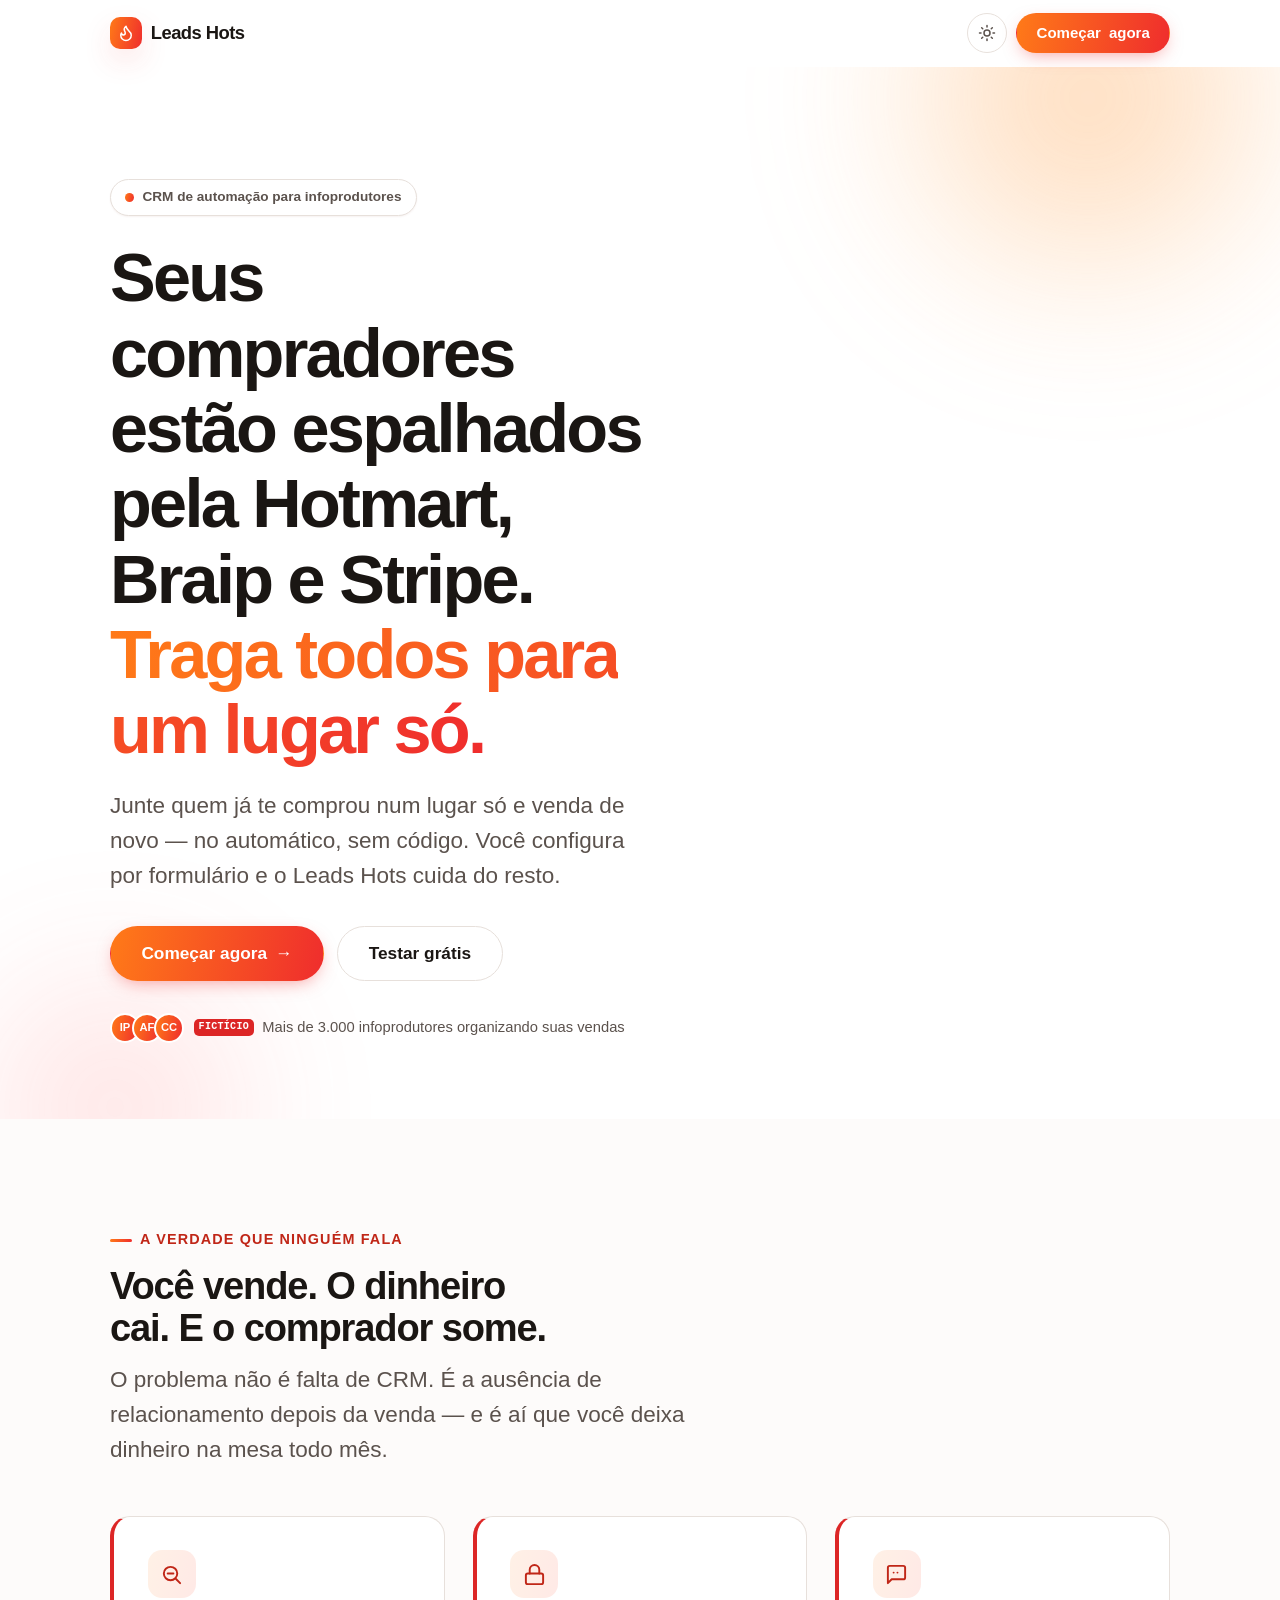
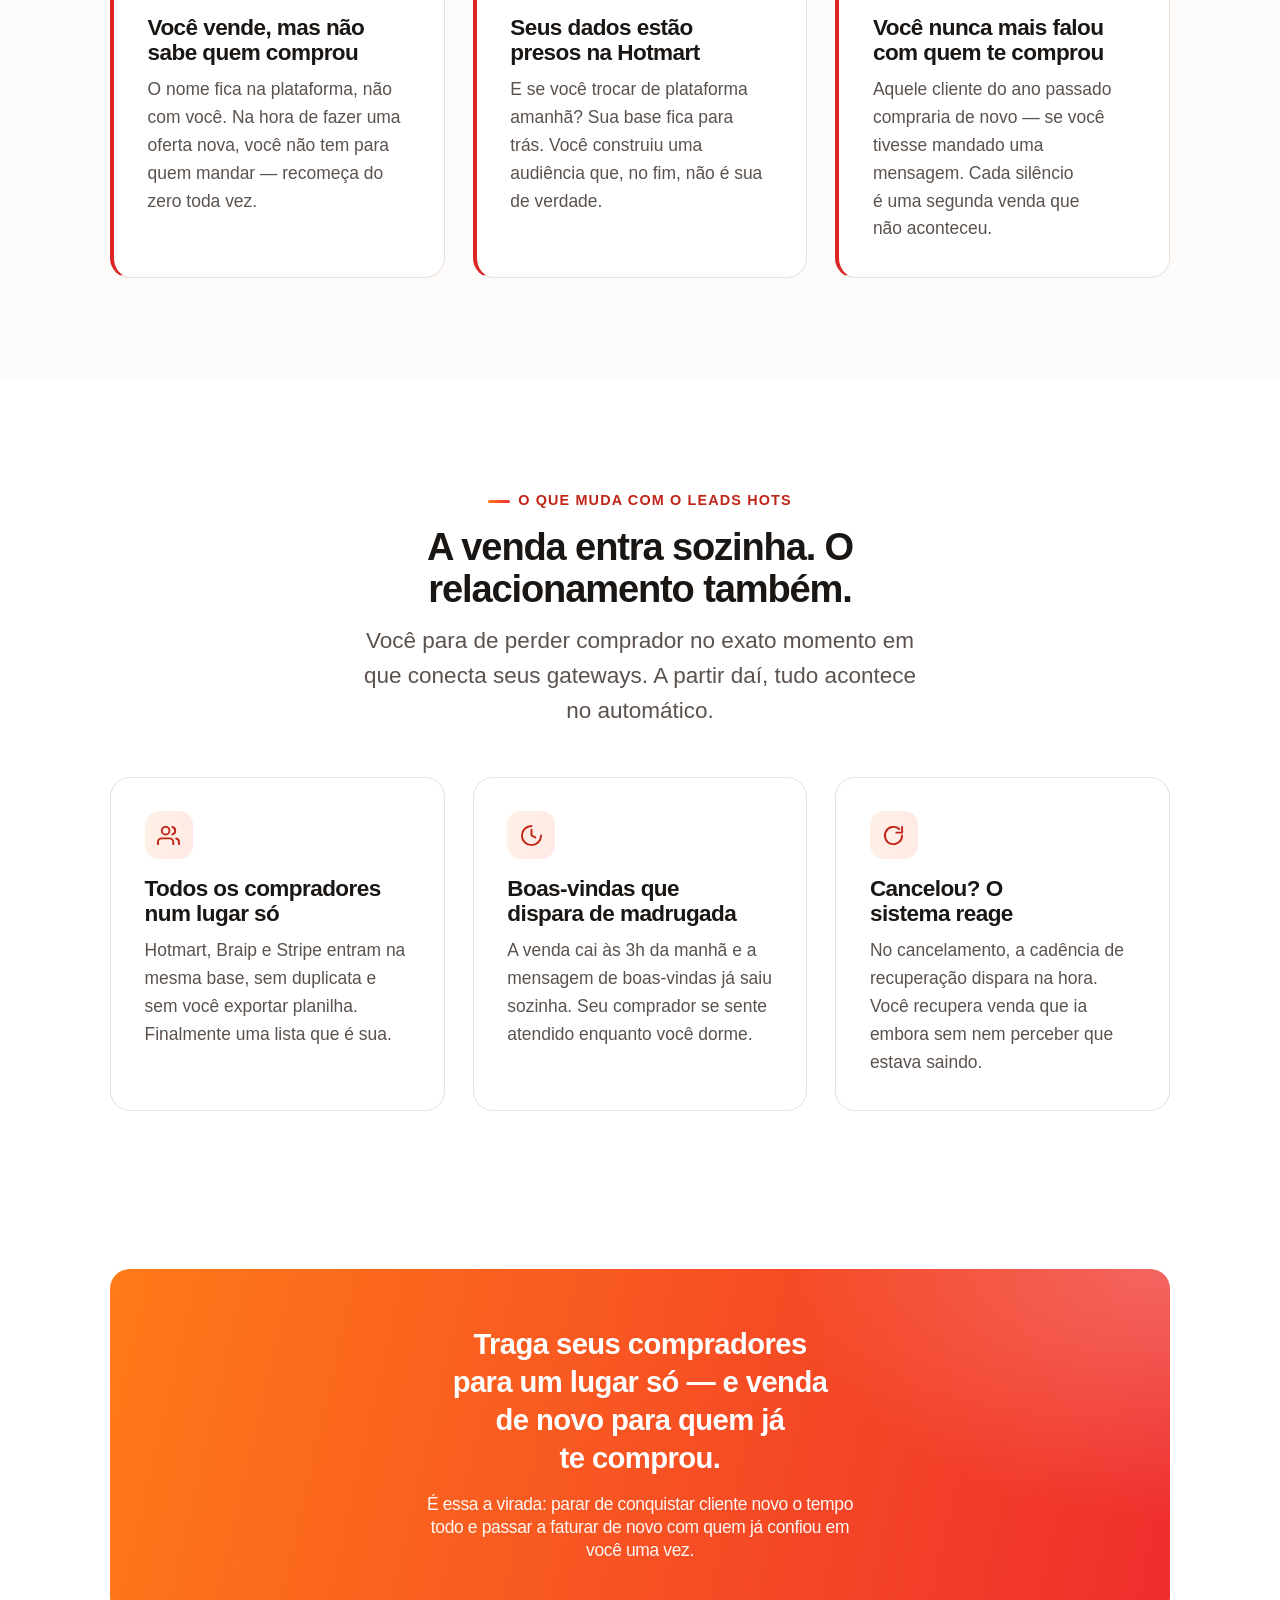
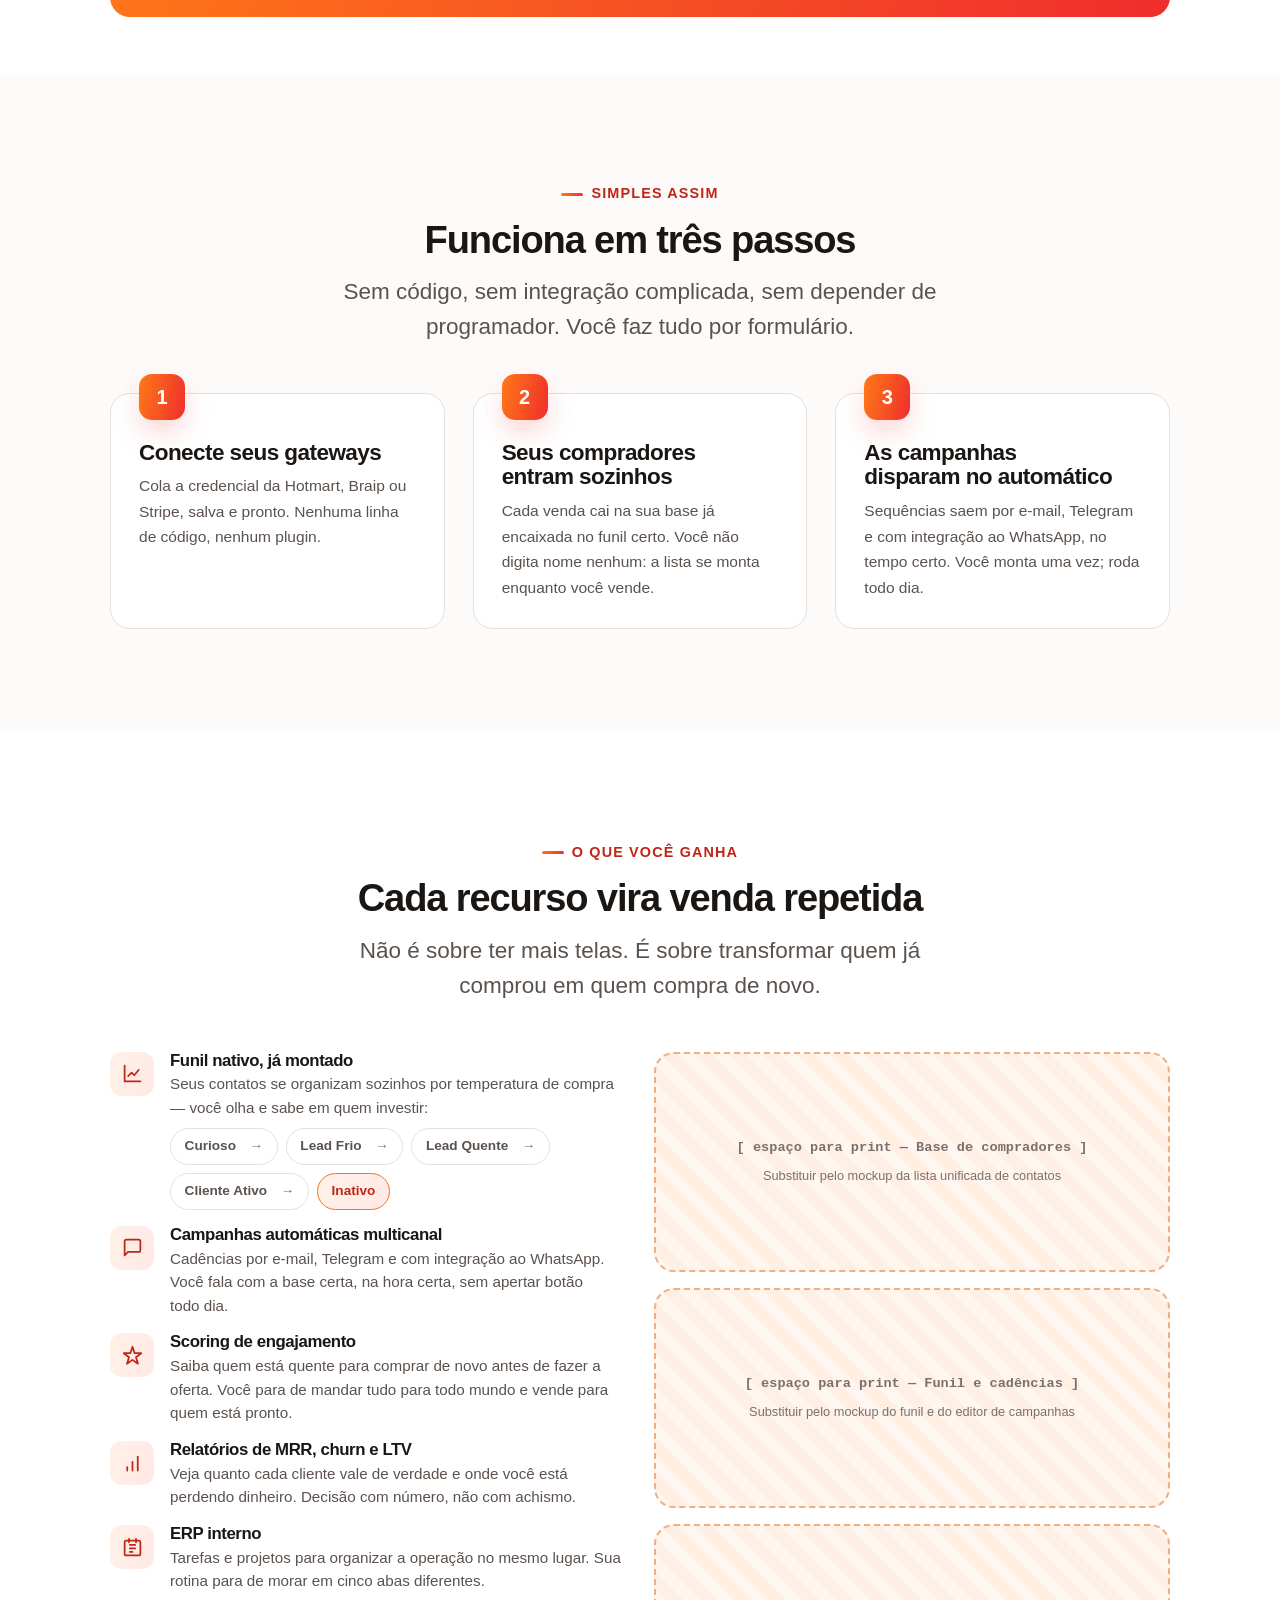
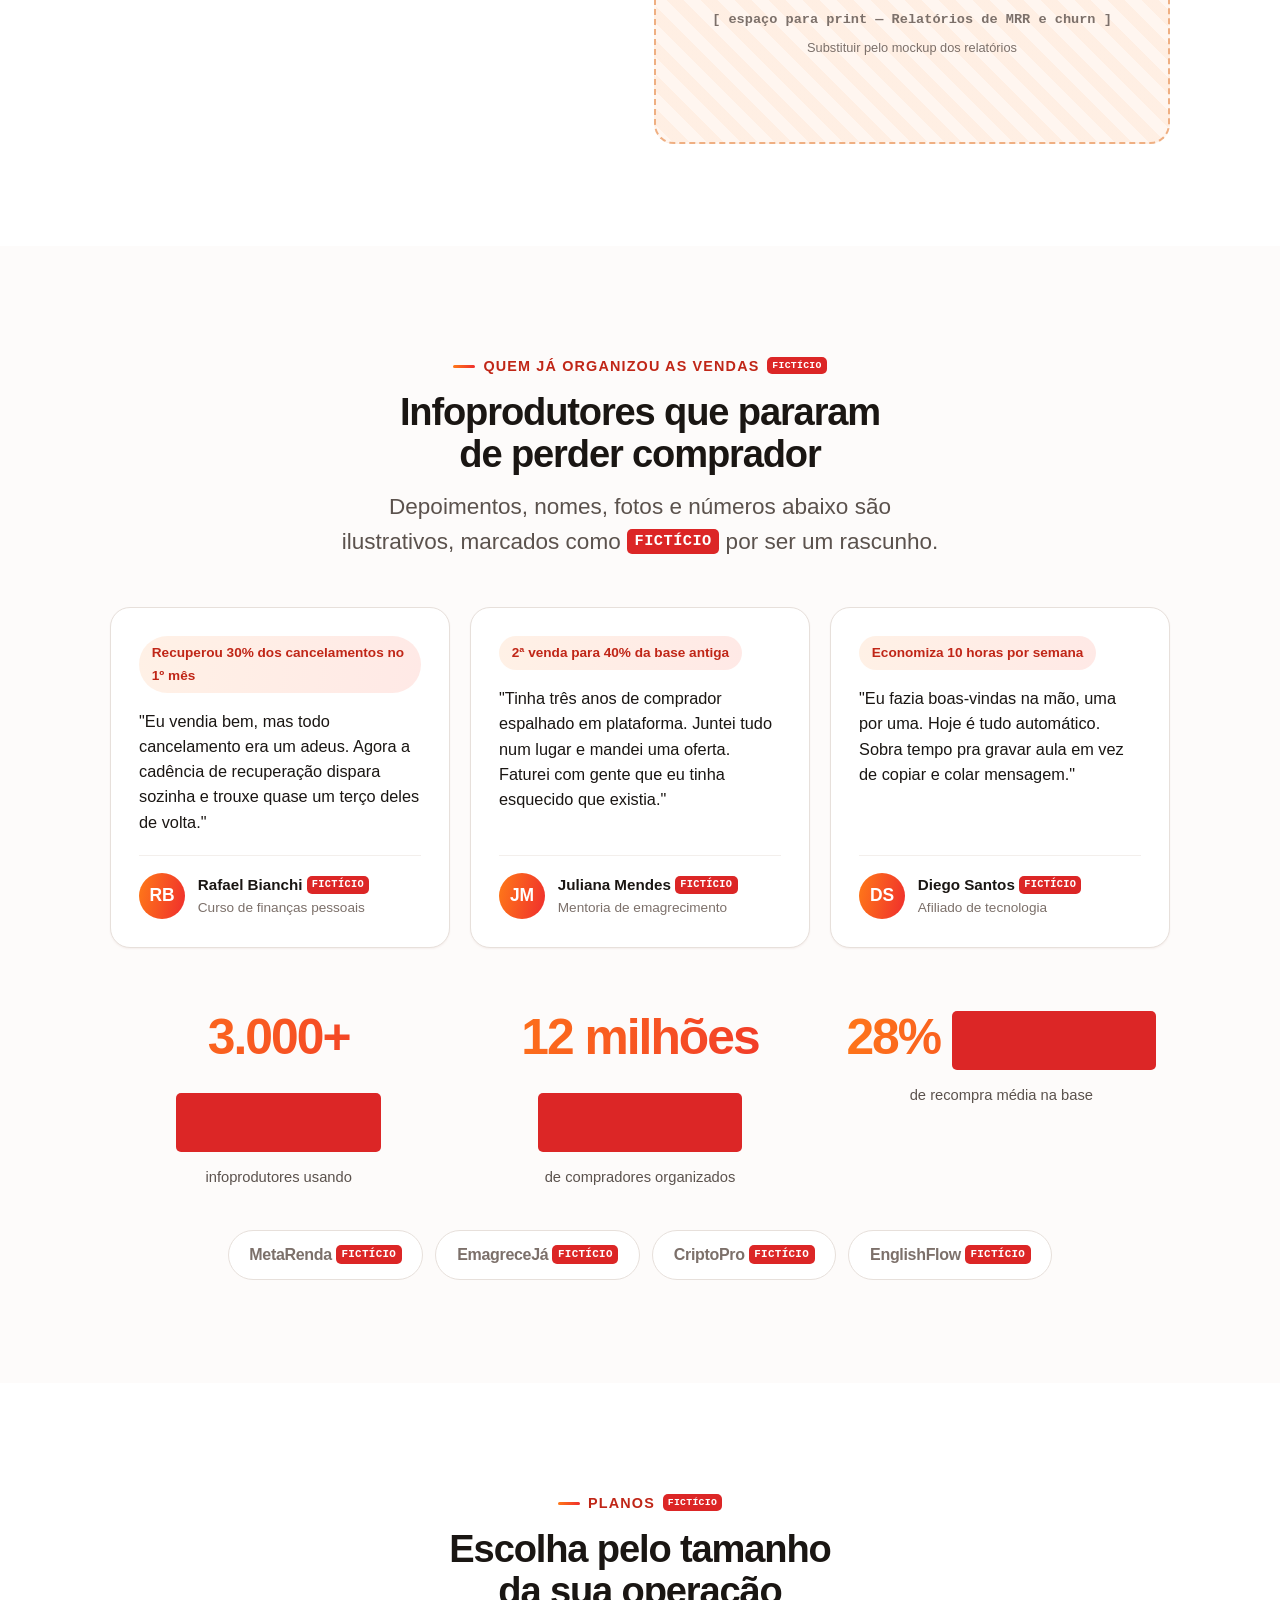
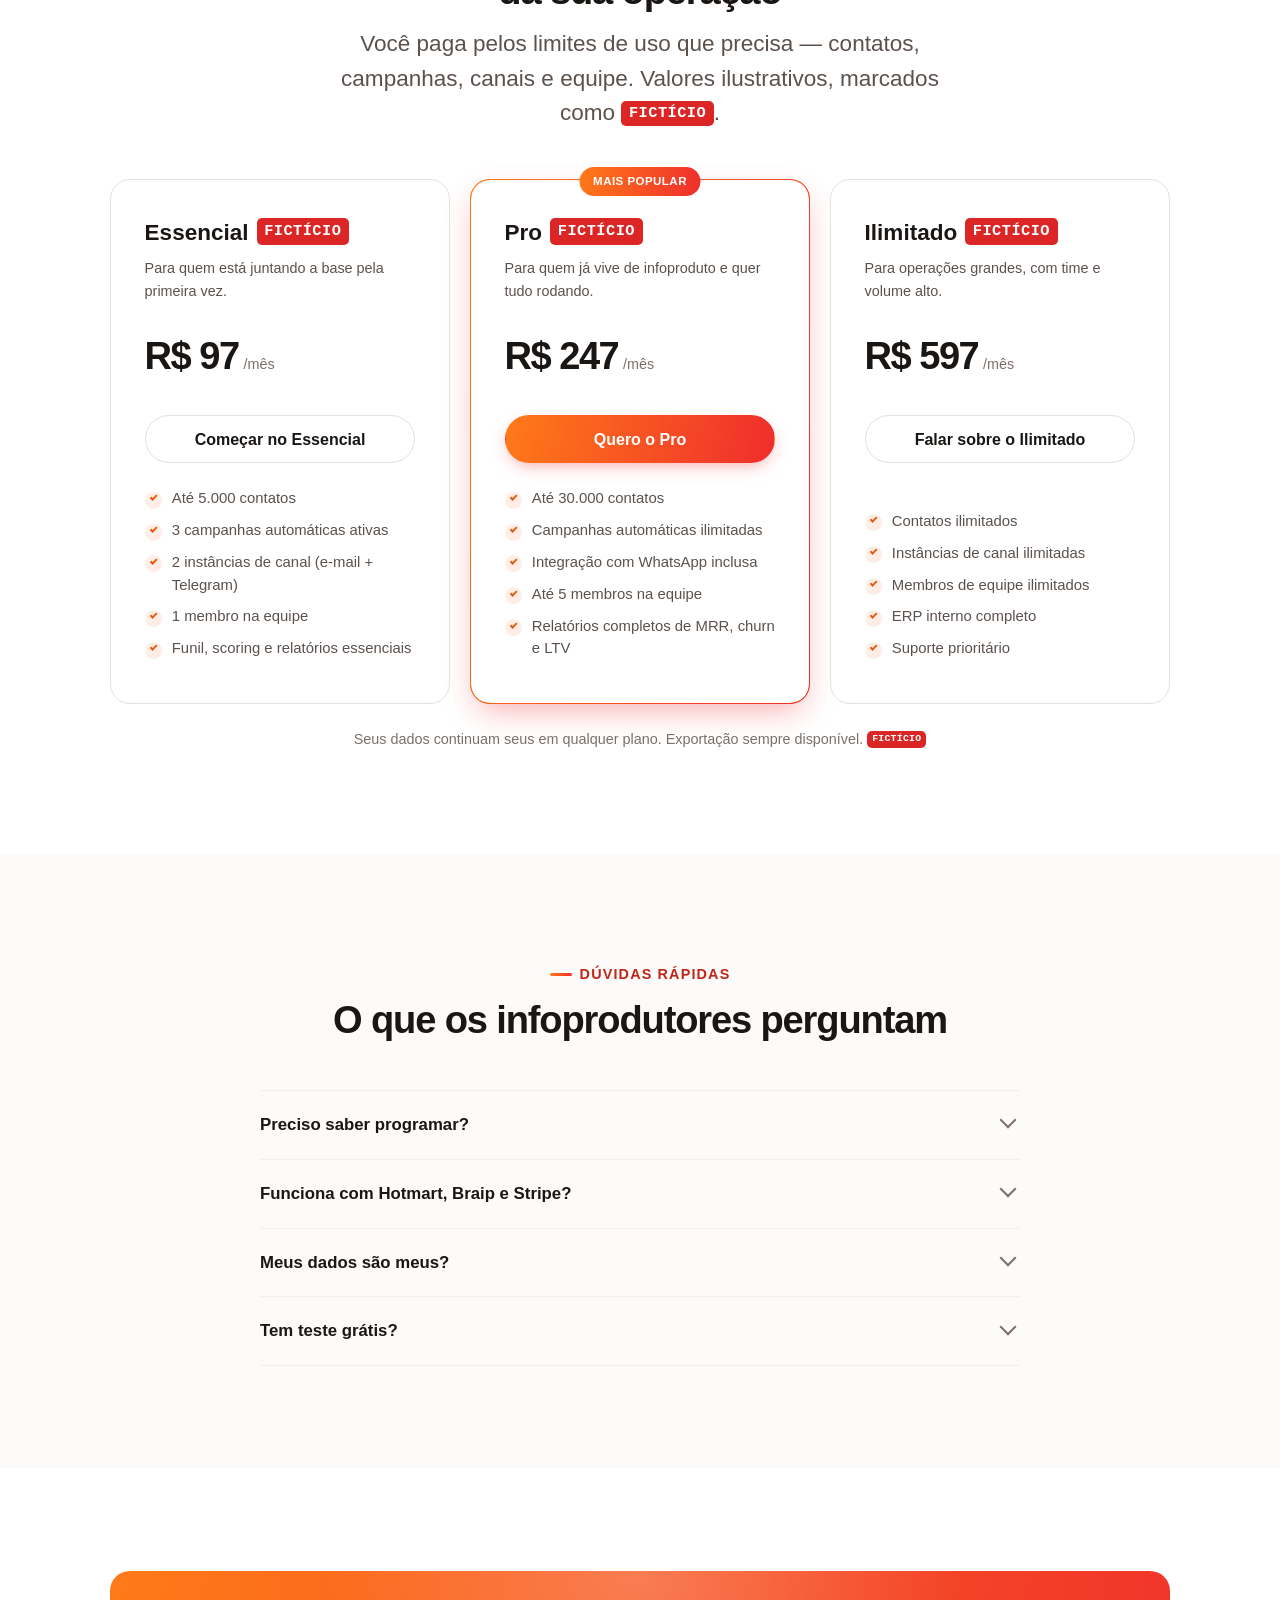
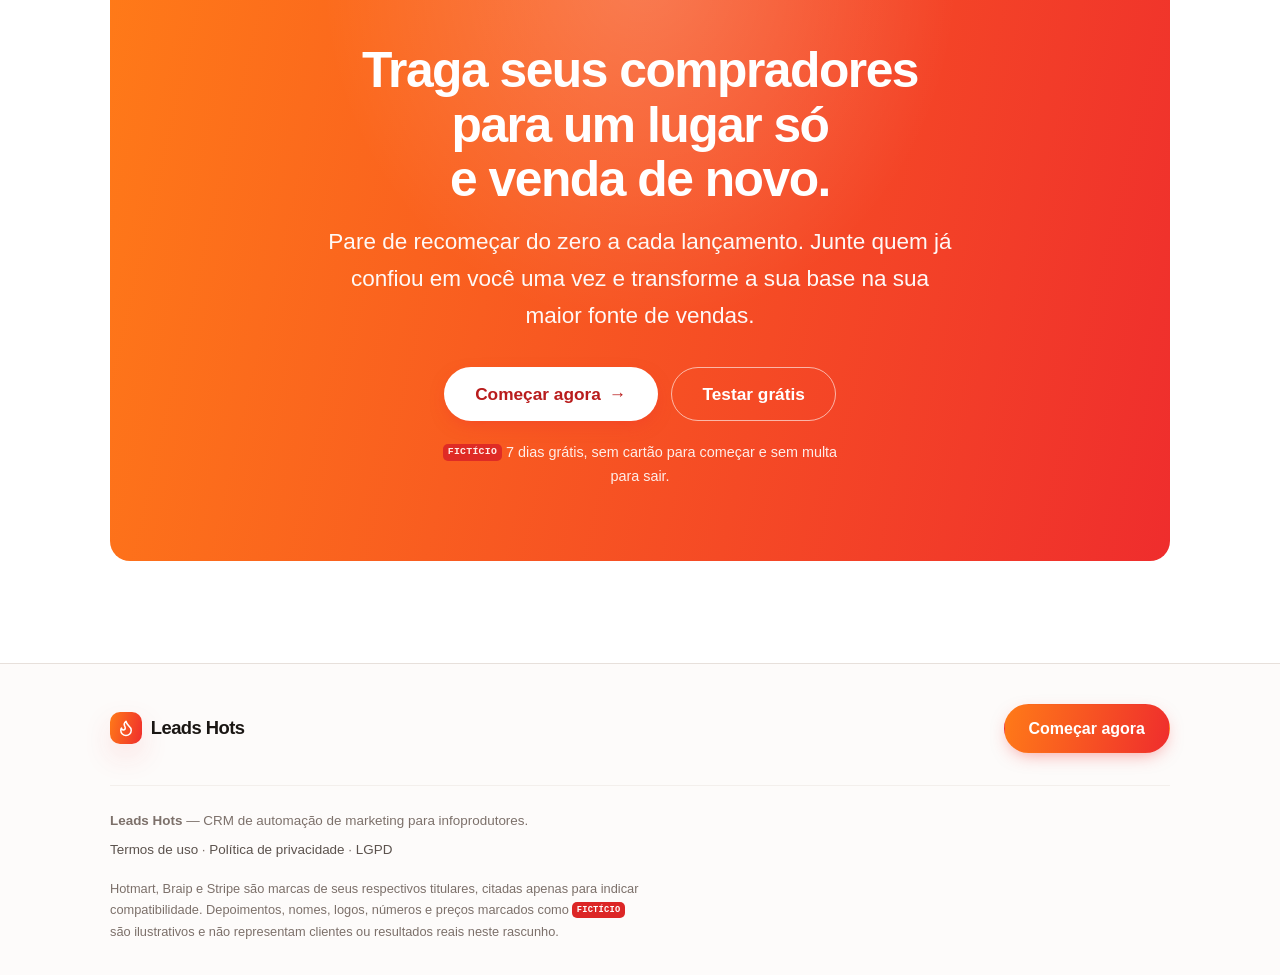
<file: leads-hots.html>
<!DOCTYPE html>
<html lang="pt-BR">
<head>
<meta charset="UTF-8">
<meta name="viewport" content="width=device-width, initial-scale=1">
<title>Leads Hots — Traga seus compradores para um lugar só e venda de novo</title>
<meta name="description" content="Seus compradores estão espalhados pela Hotmart, Braip e Stripe. O Leads Hots junta todos num lugar só, no automático, e faz você vender de novo para quem já te comprou.">
<script>
  (function () { try { var t = localStorage.getItem('lh-theme'); if (t) document.documentElement.setAttribute('data-theme', t); } catch (e) {} })();
</script>
<style>
/* ============ Tokens ============ */
:root{
  color-scheme: light dark;
  /* quentes */
  --flame1:#ff7a18; --flame2:#ef2d2d;
  --or-400:#fb923c; --or-500:#f97316; --or-600:#ea580c; --or-700:#c2410c;
  --rd-500:#ef4444; --rd-600:#dc2626; --rd-700:#b91c1c;
  --hot-text:#c02617;         /* laranja/vermelho escuro p/ texto sobre branco (AA) */
  /* neutros */
  --w:#ffffff; --n25:#fdfbfa; --n50:#faf7f5; --n100:#f3efec; --n200:#e7e0db;
  --n300:#d3c8c1; --n400:#a89b93; --n500:#7c706a; --n600:#5b524d; --n700:#403a36;
  --n800:#2a2521; --n900:#1a1613; --n950:#100d0b;

  --bg:var(--w); --bg-subtle:var(--n25); --bg-warm:#fff6f0; --surface:var(--w);
  --border:var(--n200); --border-soft:var(--n100);
  --text:var(--n900); --text-muted:var(--n600); --text-faint:var(--n500);
  --accent-text:var(--hot-text); --on-hot:#ffffff; --focus:var(--or-600);
  --hot:linear-gradient(103deg,var(--flame1),var(--flame2));
  --hot-soft:linear-gradient(103deg,#fff1e6,#ffe9e6);
  --glow:radial-gradient(60% 60% at 50% 40%,#ffb26b,transparent 70%);
  --shadow-sm:0 1px 2px rgba(120,40,10,.06);
  --shadow-md:0 8px 26px -8px rgba(200,60,20,.20),0 2px 6px rgba(120,40,10,.08);
  --shadow-hot:0 12px 32px -8px rgba(239,45,45,.42);
  --font:"Inter",-apple-system,BlinkMacSystemFont,"Segoe UI",Roboto,Arial,sans-serif;
  --mono:ui-monospace,SFMono-Regular,Menlo,Consolas,monospace;
  --s--1:clamp(.83rem,.80rem + .14vw,.90rem);
  --s0:clamp(1rem,.96rem + .18vw,1.09rem);
  --s1:clamp(1.2rem,1.12rem + .36vw,1.42rem);
  --s2:clamp(1.44rem,1.3rem + .66vw,1.85rem);
  --s3:clamp(1.73rem,1.5rem + 1.1vw,2.4rem);
  --s4:clamp(2.07rem,1.71rem + 1.75vw,3.12rem);
  --s5:clamp(2.49rem,1.8rem + 3.1vw,4.4rem);
  --wrap:1140px; --narrow:760px; --gut:clamp(1.25rem,4vw,2.5rem);
  --r-sm:8px; --r:12px; --r-lg:20px; --ease:cubic-bezier(.22,1,.36,1);
}
@media (prefers-color-scheme: dark){:root{
  --bg:#140f0d; --bg-subtle:#1a1310; --bg-warm:#20140f; --surface:#1d1512;
  --border:#3a2c26; --border-soft:#2a1f1b; --text:#fdeee7; --text-muted:#c3ada3; --text-faint:#9a857c;
  --accent-text:#ff9a5b; --focus:var(--or-500);
  --hot-soft:linear-gradient(103deg,rgba(255,122,24,.14),rgba(239,45,45,.14));
  --shadow-md:0 10px 30px -8px rgba(0,0,0,.6),0 2px 6px rgba(0,0,0,.4);
  --shadow-hot:0 12px 40px -8px rgba(239,90,45,.4);
}}
:root[data-theme="light"]{color-scheme:light;
  --bg:var(--w);--bg-subtle:var(--n25);--bg-warm:#fff6f0;--surface:var(--w);
  --border:var(--n200);--border-soft:var(--n100);--text:var(--n900);--text-muted:var(--n600);--text-faint:var(--n500);
  --accent-text:var(--hot-text);--focus:var(--or-600);
  --hot-soft:linear-gradient(103deg,#fff1e6,#ffe9e6);
  --shadow-md:0 8px 26px -8px rgba(200,60,20,.2),0 2px 6px rgba(120,40,10,.08);
  --shadow-hot:0 12px 32px -8px rgba(239,45,45,.42);}
:root[data-theme="dark"]{color-scheme:dark;
  --bg:#140f0d;--bg-subtle:#1a1310;--bg-warm:#20140f;--surface:#1d1512;
  --border:#3a2c26;--border-soft:#2a1f1b;--text:#fdeee7;--text-muted:#c3ada3;--text-faint:#9a857c;
  --accent-text:#ff9a5b;--focus:var(--or-500);
  --hot-soft:linear-gradient(103deg,rgba(255,122,24,.14),rgba(239,45,45,.14));
  --shadow-md:0 10px 30px -8px rgba(0,0,0,.6),0 2px 6px rgba(0,0,0,.4);
  --shadow-hot:0 12px 40px -8px rgba(239,90,45,.4);}

/* ============ Reset ============ */
*,*::before,*::after{box-sizing:border-box}*{margin:0}
html{-webkit-text-size-adjust:100%;scroll-behavior:smooth}
body{font-family:var(--font);font-size:var(--s0);line-height:1.65;color:var(--text);background:var(--bg);
  -webkit-font-smoothing:antialiased;text-rendering:optimizeLegibility;min-height:100vh;overflow-x:hidden}
img,svg{display:block;max-width:100%}button{font:inherit;color:inherit}code{font-family:var(--mono);font-size:.9em}
:focus-visible{outline:2px solid var(--focus);outline-offset:3px;border-radius:4px}
::selection{background:var(--flame2);color:#fff}
h1,h2,h3,h4{line-height:1.1;letter-spacing:-.025em;font-weight:750;text-wrap:balance}
h1{font-size:var(--s5);letter-spacing:-.04em}h2{font-size:var(--s3);letter-spacing:-.03em}
h3{font-size:var(--s1)}p{text-wrap:pretty}
a{color:var(--accent-text)}
.wrap{width:100%;max-width:var(--wrap);margin-inline:auto;padding-inline:var(--gut)}
.narrow{max-width:var(--narrow)}
.section{padding-block:clamp(3.5rem,8vw,6.5rem);position:relative;scroll-margin-top:80px}
.section--tight{padding-block:clamp(2.25rem,5vw,3.5rem)}
.subtle{background:var(--bg-subtle)}.warm{background:var(--bg-warm)}
.muted{color:var(--text-muted)}.small{font-size:var(--s--1)}
.lead{font-size:var(--s1);line-height:1.55;color:var(--text-muted)}
.center{text-align:center}.mx{margin-inline:auto}
.hot-text{background:var(--hot);-webkit-background-clip:text;background-clip:text;-webkit-text-fill-color:transparent;color:transparent}
.eyebrow{display:inline-flex;align-items:center;gap:.5rem;font-size:var(--s--1);font-weight:700;letter-spacing:.08em;
  text-transform:uppercase;color:var(--accent-text)}
.eyebrow::before{content:"";width:22px;height:3px;border-radius:3px;background:var(--hot)}
.eyebrow.c{justify-content:center}
.section-head{max-width:64ch;margin-bottom:clamp(2rem,4vw,3rem)}
.section-head>*+*{margin-top:.85rem}
.section-head.center{margin-inline:auto}
.stack>*+*{margin-top:1rem}

.fic{display:inline-block;font-family:var(--mono);font-size:.68em;font-weight:700;letter-spacing:.03em;color:#fff;
  background:var(--rd-600);padding:.05em .5em;border-radius:5px;vertical-align:middle;transform:translateY(-1px);white-space:nowrap}

/* ============ Buttons ============ */
.btn{position:relative;display:inline-flex;align-items:center;justify-content:center;gap:.5rem;
  padding:.85rem 1.5rem;border-radius:100px;border:1px solid transparent;font-size:1rem;font-weight:700;line-height:1.2;
  text-decoration:none;cursor:pointer;overflow:hidden;
  transition:transform .12s var(--ease),box-shadow .2s,background-color .2s,border-color .2s,color .2s}
.btn:active{transform:translateY(1px) scale(.99)}
.btn--hot{background:var(--hot);color:#fff;box-shadow:0 6px 18px -6px rgba(239,45,45,.5)}
.btn--hot:hover{color:#fff;box-shadow:var(--shadow-hot);transform:translateY(-2px)}
.btn--ghost{background:transparent;color:var(--text);border-color:var(--border)}
.btn--ghost:hover{background:var(--bg-warm);border-color:var(--or-500);color:var(--text);transform:translateY(-2px)}
.btn--lg{padding:1rem 1.9rem;font-size:1.08rem}
.btn--block{width:100%}
.btn__arrow{transition:transform .2s var(--ease)}.btn:hover .btn__arrow{transform:translateX(4px)}
.btn-row{display:flex;flex-wrap:wrap;gap:.85rem;align-items:center}
.btn-row.center{justify-content:center}

.icon-btn{width:40px;height:40px;display:grid;place-items:center;border-radius:100px;border:1px solid var(--border);
  background:transparent;color:var(--text-muted);cursor:pointer;transition:.18s;flex-shrink:0}
.icon-btn:hover{background:var(--bg-warm);color:var(--text);border-color:var(--or-500)}
.icon-btn svg{width:18px;height:18px}
.theme-toggle .moon{display:none}
:root[data-theme="dark"] .theme-toggle .sun{display:none}:root[data-theme="dark"] .theme-toggle .moon{display:block}
:root[data-theme="light"] .theme-toggle .sun{display:block}:root[data-theme="light"] .theme-toggle .moon{display:none}
@media (prefers-color-scheme:dark){:root:not([data-theme="light"]) .theme-toggle .sun{display:none}
  :root:not([data-theme="light"]) .theme-toggle .moon{display:block}}

/* ============ Header ============ */
.header{position:sticky;top:0;z-index:50;background:color-mix(in srgb,var(--bg) 82%,transparent);
  backdrop-filter:saturate(180%) blur(14px);border-bottom:1px solid transparent;transition:border-color .3s,box-shadow .3s}
.header.scrolled{border-bottom-color:var(--border-soft);box-shadow:var(--shadow-sm)}
.header__in{display:flex;align-items:center;gap:1rem;min-height:66px}
.logo{display:inline-flex;align-items:center;gap:.55rem;font-weight:800;font-size:1.15rem;letter-spacing:-.03em;color:var(--text);text-decoration:none}
.logo__mark{width:32px;height:32px;border-radius:10px;background:var(--hot);display:grid;place-items:center;box-shadow:var(--shadow-hot)}
.logo__mark svg{width:18px;height:18px;color:#fff}
.header__actions{display:flex;align-items:center;gap:.6rem;margin-left:auto}
.header .btn{padding:.6rem 1.2rem;font-size:.94rem}
@media (max-width:520px){.header .btn--hot .full{display:none}}

/* ============ Hero ============ */
.hero{padding-block:clamp(3.5rem,9vw,7rem) clamp(3rem,6vw,5rem);position:relative;overflow:clip}
.hero__bg{position:absolute;inset:0;z-index:0;pointer-events:none;overflow:hidden}
.hero__blob{position:absolute;border-radius:50%;filter:blur(70px);opacity:.55;background:var(--glow)}
.hero__blob.b1{width:46vw;height:46vw;top:-16vw;right:-8vw}
.hero__blob.b2{width:30vw;height:30vw;bottom:-14vw;left:-6vw;background:radial-gradient(circle,#ff5a5a,transparent 68%);opacity:.22}
.hero__in{position:relative;z-index:1;max-width:56ch}
.badge{display:inline-flex;align-items:center;gap:.5rem;margin-bottom:1.5rem;padding:.4rem .9rem;border-radius:100px;
  border:1px solid var(--border);background:var(--surface);font-size:.85rem;font-weight:560;color:var(--text-muted);box-shadow:var(--shadow-sm)}
.badge .dot{width:9px;height:9px;border-radius:50%;background:var(--hot)}
.hero h1{margin-bottom:1.35rem}
.hero .lead{max-width:54ch;margin-bottom:2rem}
.microproof{display:flex;align-items:center;gap:.6rem;margin-top:2rem;font-size:.92rem;color:var(--text-muted);font-weight:520}
.microproof .stack-av{display:flex}
.microproof .av{width:30px;height:30px;border-radius:50%;background:var(--hot);border:2px solid var(--bg);margin-left:-8px;display:grid;place-items:center;color:#fff;font-size:.7rem;font-weight:700}
.microproof .av:first-child{margin-left:0}

/* generic */
.grid{display:grid;gap:clamp(1.1rem,2.2vw,1.75rem)}
.g3{grid-template-columns:repeat(auto-fit,minmax(min(100%,270px),1fr))}
.g2{grid-template-columns:repeat(auto-fit,minmax(min(100%,300px),1fr))}
.card{background:var(--surface);border:1px solid var(--border);border-radius:var(--r-lg);padding:clamp(1.5rem,3vw,2.1rem)}
.card>*+*{margin-top:.65rem}
.card h3{font-size:var(--s1)}
.card p{color:var(--text-muted);line-height:1.6}
.card__ic{width:48px;height:48px;border-radius:14px;background:var(--hot-soft);color:var(--accent-text);display:grid;place-items:center;margin-bottom:1.1rem}
.card__ic svg{width:23px;height:23px}
.card--pain{border-left:4px solid var(--rd-600)}
.card--pain .card__ic{background:var(--hot-soft)}

/* steps */
.steps{counter-reset:step;display:grid;gap:clamp(1.1rem,2.2vw,1.75rem);grid-template-columns:repeat(auto-fit,minmax(min(100%,270px),1fr))}
.step{position:relative;background:var(--surface);border:1px solid var(--border);border-radius:var(--r-lg);padding:2.5rem 1.75rem 1.75rem}
.step::before{counter-increment:step;content:counter(step);position:absolute;top:-20px;left:1.75rem;width:46px;height:46px;
  border-radius:13px;background:var(--hot);color:#fff;font-weight:800;font-size:1.25rem;display:grid;place-items:center;box-shadow:var(--shadow-hot)}
.step h3{margin:.4rem 0 .5rem}.step p{color:var(--text-muted);font-size:.97rem}

/* promise band */
.promise{position:relative;overflow:hidden;border-radius:var(--r-lg);padding:clamp(2rem,5vw,3.5rem);text-align:center;
  background:var(--hot);color:#fff}
.promise::after{content:"";position:absolute;inset:0;background:radial-gradient(60% 120% at 100% 0%,rgba(255,255,255,.25),transparent 60%);pointer-events:none}
.promise p{position:relative;font-size:var(--s2);font-weight:750;line-height:1.3;max-width:24ch;margin-inline:auto;letter-spacing:-.02em}
.promise .sub{font-size:var(--s0);font-weight:500;opacity:.95;max-width:46ch;margin:1rem auto 0}

/* recursos */
.feat{display:flex;gap:1rem;align-items:flex-start}
.feat__ic{flex-shrink:0;width:44px;height:44px;border-radius:12px;background:var(--hot-soft);color:var(--accent-text);display:grid;place-items:center}
.feat__ic svg{width:21px;height:21px}
.feat h3{font-size:1.05rem;font-weight:680;margin-bottom:.15rem}
.feat p{font-size:.95rem;color:var(--text-muted);line-height:1.55}
.funnel{display:flex;flex-wrap:wrap;gap:.5rem;align-items:center;padding:0;list-style:none;margin-top:.5rem}
.funnel li{display:inline-flex;align-items:center;gap:.5rem;font-size:.85rem;font-weight:600;padding:.4rem .85rem;
  border:1px solid var(--border);border-radius:100px;background:var(--surface);color:var(--text-muted);white-space:nowrap}
.funnel li::after{content:"\2192";color:var(--text-faint);margin-left:.35rem}
.funnel li:last-child::after{content:none}
.funnel li:last-child{border-color:var(--or-500);color:var(--accent-text);background:var(--hot-soft)}
.mockup{border:2px dashed color-mix(in srgb,var(--or-500) 45%,var(--border));border-radius:var(--r-lg);
  background:repeating-linear-gradient(45deg,transparent,transparent 12px,color-mix(in srgb,var(--or-500) 6%,transparent) 12px,color-mix(in srgb,var(--or-500) 6%,transparent) 24px),var(--bg-warm);
  min-height:220px;display:grid;place-items:center;text-align:center;padding:2rem;color:var(--text-faint)}
.mockup .lbl{font-family:var(--mono);font-size:.85rem;font-weight:600}
.mockup .sub{font-size:.8rem;margin-top:.4rem}

/* testimonials */
.quotes{display:grid;gap:1.25rem;grid-template-columns:repeat(auto-fit,minmax(min(100%,290px),1fr))}
.quote{background:var(--surface);border:1px solid var(--border);border-radius:var(--r-lg);padding:1.75rem;display:flex;flex-direction:column;box-shadow:var(--shadow-sm)}
.quote__res{display:inline-block;align-self:flex-start;background:var(--hot-soft);color:var(--accent-text);font-weight:700;font-size:.85rem;
  padding:.35rem .8rem;border-radius:100px;margin-bottom:1rem}
.quote__text{font-size:1.02rem;line-height:1.55;margin-bottom:1.25rem;flex:1}
.quote__who{display:flex;align-items:center;gap:.8rem;border-top:1px solid var(--border-soft);padding-top:1rem}
.quote__av{width:46px;height:46px;border-radius:50%;background:var(--hot);color:#fff;display:grid;place-items:center;font-weight:800;flex-shrink:0}
.quote__name{font-weight:700;font-size:.95rem}.quote__meta{font-size:.85rem;color:var(--text-faint)}
.anchors{display:grid;grid-template-columns:repeat(auto-fit,minmax(150px,1fr));gap:1.5rem;margin-top:3rem;text-align:center}
.anchors .n{font-size:var(--s4);font-weight:800;letter-spacing:-.04em}
.anchors .l{color:var(--text-muted);margin-top:.3rem;font-size:.92rem}
.logos{display:flex;flex-wrap:wrap;gap:.75rem;justify-content:center;margin-top:2.5rem}
.logos .lg{font-weight:800;letter-spacing:-.02em;color:var(--text-faint);padding:.7rem 1.3rem;border:1px solid var(--border);border-radius:100px;background:var(--surface);font-size:1rem}

/* pricing */
.pricing{display:grid;gap:1.25rem;grid-template-columns:repeat(auto-fit,minmax(min(100%,280px),1fr));align-items:stretch}
.plan{position:relative;background:var(--surface);border:1px solid var(--border);border-radius:var(--r-lg);padding:clamp(1.6rem,3vw,2.1rem);display:flex;flex-direction:column}
.plan--pop{border-color:var(--or-500);box-shadow:var(--shadow-hot)}
.plan--pop::before{content:"";position:absolute;inset:-1px;border-radius:inherit;padding:1px;background:var(--hot);pointer-events:none;
  -webkit-mask:linear-gradient(#000 0 0) content-box,linear-gradient(#000 0 0);-webkit-mask-composite:xor;mask-composite:exclude}
.plan__badge{position:absolute;top:-13px;left:50%;transform:translateX(-50%);background:var(--hot);color:#fff;font-size:.72rem;
  font-weight:750;letter-spacing:.04em;text-transform:uppercase;padding:.3rem .85rem;border-radius:100px;white-space:nowrap}
.plan__name{font-size:var(--s1);font-weight:750;display:flex;align-items:center;gap:.5rem;flex-wrap:wrap}
.plan__desc{font-size:.9rem;color:var(--text-muted);margin-top:.35rem;min-height:2.8em}
.plan__price{margin:1.3rem 0 .2rem;display:flex;align-items:baseline;gap:.3rem}
.plan__price .amt{font-size:var(--s3);font-weight:800;letter-spacing:-.04em}
.plan__price .per{font-size:.9rem;color:var(--text-faint)}
.plan .btn{margin:1.5rem 0}
.plan__feats{list-style:none;padding:0;margin-top:auto}
.plan__feats li{position:relative;padding-left:1.7rem;margin-bottom:.6rem;font-size:.93rem;color:var(--text-muted);line-height:1.5}
.plan__feats li::before{content:"";position:absolute;left:0;top:.28em;width:17px;height:17px;border-radius:50%;background:var(--hot-soft)}
.plan__feats li::after{content:"";position:absolute;left:5px;top:.5em;width:7px;height:3.5px;border-left:2px solid var(--or-600);border-bottom:2px solid var(--or-600);transform:rotate(-45deg)}
.price-note{text-align:center;margin-top:1.5rem;font-size:.9rem;color:var(--text-faint)}

/* faq */
.faq{max-width:var(--narrow);margin-inline:auto;border-top:1px solid var(--border-soft)}
.faq details{border-bottom:1px solid var(--border-soft)}
.faq summary{padding:1.25rem 2.5rem 1.25rem 0;cursor:pointer;font-weight:700;list-style:none;position:relative;font-size:1.05rem}
.faq summary::-webkit-details-marker{display:none}
.faq summary::after{content:"";position:absolute;right:.4rem;top:1.45rem;width:12px;height:12px;border-right:2px solid var(--text-faint);
  border-bottom:2px solid var(--text-faint);transform:rotate(45deg);transition:transform .25s var(--ease)}
.faq details[open] summary::after{transform:rotate(-135deg);border-color:var(--or-600)}
.faq details>div{padding:0 2rem 1.35rem 0;color:var(--text-muted);font-size:.98rem;line-height:1.6}

/* final */
.final{position:relative;overflow:hidden;border-radius:var(--r-lg);padding:clamp(2.5rem,6vw,4.5rem);text-align:center;background:var(--hot);color:#fff}
.final::after{content:"";position:absolute;inset:0;background:radial-gradient(50% 100% at 50% 0%,rgba(255,255,255,.22),transparent 60%);pointer-events:none}
.final>*{position:relative;z-index:1}
.final h2{font-size:var(--s4);max-width:22ch;margin-inline:auto;color:#fff}
.final p{max-width:50ch;margin:1rem auto 0;font-size:var(--s1);opacity:.96}
.final .btn-row{margin-top:2rem}
.final .btn--hot{background:#fff;color:var(--rd-700)}
.final .btn--hot:hover{background:#fff;color:var(--rd-700)}
.final .btn--ghost{border-color:rgba(255,255,255,.6);color:#fff}
.final .btn--ghost:hover{background:rgba(255,255,255,.14);color:#fff;border-color:#fff}
.final .risk{margin-top:1.25rem;font-size:.9rem;opacity:.9}

/* footer */
.footer{border-top:1px solid var(--border);background:var(--bg-subtle);padding-block:2.5rem 2rem}
.footer__top{display:flex;flex-wrap:wrap;gap:1.5rem;justify-content:space-between;align-items:center;padding-bottom:2rem}
.footer__legal{border-top:1px solid var(--border-soft);padding-top:1.5rem;font-size:.84rem;color:var(--text-faint);line-height:1.7}
.footer__legal a{color:var(--text-muted);text-decoration:none}.footer__legal a:hover{color:var(--text)}
.disclaimer{margin-top:1rem;font-size:.8rem;color:var(--text-faint);max-width:75ch}

/* reveal */
[data-rv]{opacity:0;transform:translateY(22px);transition:opacity .7s var(--ease),transform .7s var(--ease)}
[data-rv].vis{opacity:1;transform:none}
[data-stag]>*{opacity:0;transform:translateY(20px);transition:opacity .6s var(--ease),transform .6s var(--ease)}
[data-stag].vis>*{opacity:1;transform:none}
[data-stag].vis>*:nth-child(2){transition-delay:.07s}[data-stag].vis>*:nth-child(3){transition-delay:.14s}
[data-stag].vis>*:nth-child(4){transition-delay:.21s}[data-stag].vis>*:nth-child(5){transition-delay:.28s}

.divider{border:0;border-top:1px solid var(--border-soft);margin-block:clamp(2rem,4vw,3rem)}
.sr-only{position:absolute;width:1px;height:1px;padding:0;margin:-1px;overflow:hidden;clip:rect(0 0 0 0);white-space:nowrap;border:0}
.skip{position:absolute;left:-9999px;top:0;z-index:99;background:var(--rd-600);color:#fff;padding:.75rem 1.25rem;border-radius:0 0 var(--r) 0;font-weight:600;text-decoration:none}
.skip:focus{left:0}
@media (prefers-reduced-motion:reduce){html{scroll-behavior:auto}*,*::before,*::after{animation-duration:.01ms!important;transition-duration:.01ms!important}
  [data-rv],[data-stag]>*{opacity:1!important;transform:none!important}}
</style>
</head>
<body>

<a class="skip" href="#main">Pular para o conteúdo</a>

<header class="header" id="top">
  <div class="wrap header__in">
    <a class="logo" href="#top">
      <span class="logo__mark" aria-hidden="true"><svg viewBox="0 0 24 24" fill="none" stroke="currentColor" stroke-width="2" stroke-linecap="round" stroke-linejoin="round"><path d="M8.5 14.5A2.5 2.5 0 0 0 11 12c0-1.38-.5-2-1-3-1.072-2.143-.224-4.054 2-6 .5 2.5 2 4.9 4 6.5 2 1.6 3 3.5 3 5.5a7 7 0 1 1-14 0c0-1.153.433-2.294 1-3a2.5 2.5 0 0 0 2.5 2.5z"/></svg></span>
      Leads Hots
    </a>
    <div class="header__actions">
      <button class="icon-btn theme-toggle" type="button" data-theme-toggle aria-label="Alternar tema claro e escuro">
        <svg class="sun" viewBox="0 0 24 24" fill="none" stroke="currentColor" stroke-width="2" stroke-linecap="round" aria-hidden="true"><circle cx="12" cy="12" r="4"/><path d="M12 2v2M12 20v2M4.9 4.9l1.4 1.4M17.7 17.7l1.4 1.4M2 12h2M20 12h2M4.9 19.1l1.4-1.4M17.7 6.3l1.4-1.4"/></svg>
        <svg class="moon" viewBox="0 0 24 24" fill="none" stroke="currentColor" stroke-width="2" stroke-linecap="round" stroke-linejoin="round" aria-hidden="true"><path d="M21 12.8A9 9 0 1 1 11.2 3a7 7 0 0 0 9.8 9.8z"/></svg>
      </button>
      <a class="btn btn--hot" href="#planos">Começar <span class="full">agora</span></a>
    </div>
  </div>
</header>

<main id="main">

  <!-- 1. HERO -->
  <section class="hero">
    <div class="hero__bg" aria-hidden="true"><div class="hero__blob b1"></div><div class="hero__blob b2"></div></div>
    <div class="wrap">
      <div class="hero__in">
        <span class="badge"><span class="dot" aria-hidden="true"></span> CRM de automação para infoprodutores</span>
        <h1>Seus compradores estão espalhados pela Hotmart, Braip e Stripe.<br><span class="hot-text">Traga todos para um lugar só.</span></h1>
        <p class="lead">
          Junte quem já te comprou num lugar só e venda de novo — no automático,
          sem código. Você configura por formulário e o Leads Hots cuida do resto.
        </p>
        <div class="btn-row">
          <a class="btn btn--hot btn--lg" href="#planos">Começar agora <span class="btn__arrow" aria-hidden="true">&rarr;</span></a>
          <a class="btn btn--ghost btn--lg" href="#comecar">Testar grátis</a>
        </div>
        <div class="microproof">
          <span class="stack-av" aria-hidden="true">
            <span class="av">IP</span><span class="av">AF</span><span class="av">CC</span>
          </span>
          <span><span class="fic">FICTÍCIO</span>&nbsp; Mais de 3.000 infoprodutores organizando suas vendas</span>
        </div>
      </div>
    </div>
  </section>

  <!-- 2. A DOR -->
  <section class="section subtle" id="dor">
    <div class="wrap">
      <div class="section-head" data-rv>
        <p class="eyebrow">A verdade que ninguém fala</p>
        <h2>Você vende. O dinheiro cai. E o comprador some.</h2>
        <p class="lead">O problema não é falta de CRM. É a ausência de relacionamento depois da venda — e é aí que você deixa dinheiro na mesa todo mês.</p>
      </div>
      <div class="grid g3" data-stag>
        <div class="card card--pain">
          <div class="card__ic" aria-hidden="true"><svg viewBox="0 0 24 24" fill="none" stroke="currentColor" stroke-width="2" stroke-linecap="round" stroke-linejoin="round"><circle cx="11" cy="11" r="7"/><path d="M21 21l-4.3-4.3"/><path d="M8 11h6"/></svg></div>
          <h3>Você vende, mas não sabe quem comprou</h3>
          <p>O nome fica na plataforma, não com você. Na hora de fazer uma oferta nova, você não tem para quem mandar — recomeça do zero toda vez.</p>
        </div>
        <div class="card card--pain">
          <div class="card__ic" aria-hidden="true"><svg viewBox="0 0 24 24" fill="none" stroke="currentColor" stroke-width="2" stroke-linecap="round" stroke-linejoin="round"><rect x="3" y="11" width="18" height="11" rx="2"/><path d="M7 11V7a5 5 0 0 1 10 0v4"/></svg></div>
          <h3>Seus dados estão presos na Hotmart</h3>
          <p>E se você trocar de plataforma amanhã? Sua base fica para trás. Você construiu uma audiência que, no fim, não é sua de verdade.</p>
        </div>
        <div class="card card--pain">
          <div class="card__ic" aria-hidden="true"><svg viewBox="0 0 24 24" fill="none" stroke="currentColor" stroke-width="2" stroke-linecap="round" stroke-linejoin="round"><path d="M21 15a2 2 0 0 1-2 2H7l-4 4V5a2 2 0 0 1 2-2h14a2 2 0 0 1 2 2z"/><path d="M9 10h.01M13 10h.01"/></svg></div>
          <h3>Você nunca mais falou com quem te comprou</h3>
          <p>Aquele cliente do ano passado compraria de novo — se você tivesse mandado uma mensagem. Cada silêncio é uma segunda venda que não aconteceu.</p>
        </div>
      </div>
    </div>
  </section>

  <!-- 3. A VIRADA -->
  <section class="section" id="virada">
    <div class="wrap">
      <div class="section-head center" data-rv>
        <p class="eyebrow c">O que muda com o Leads Hots</p>
        <h2>A venda entra sozinha. O relacionamento também.</h2>
        <p class="lead">Você para de perder comprador no exato momento em que conecta seus gateways. A partir daí, tudo acontece no automático.</p>
      </div>
      <div class="grid g3" data-stag>
        <div class="card">
          <div class="card__ic" aria-hidden="true"><svg viewBox="0 0 24 24" fill="none" stroke="currentColor" stroke-width="2" stroke-linecap="round" stroke-linejoin="round"><path d="M17 21v-2a4 4 0 0 0-4-4H5a4 4 0 0 0-4 4v2"/><circle cx="9" cy="7" r="4"/><path d="M23 21v-2a4 4 0 0 0-3-3.87M16 3.13a4 4 0 0 1 0 7.75"/></svg></div>
          <h3>Todos os compradores num lugar só</h3>
          <p>Hotmart, Braip e Stripe entram na mesma base, sem duplicata e sem você exportar planilha. Finalmente uma lista que é sua.</p>
        </div>
        <div class="card">
          <div class="card__ic" aria-hidden="true"><svg viewBox="0 0 24 24" fill="none" stroke="currentColor" stroke-width="2" stroke-linecap="round" stroke-linejoin="round"><path d="M12 2a10 10 0 1 0 10 10"/><path d="M12 6v6l4 2"/></svg></div>
          <h3>Boas-vindas que dispara de madrugada</h3>
          <p>A venda cai às 3h da manhã e a mensagem de boas-vindas já saiu sozinha. Seu comprador se sente atendido enquanto você dorme.</p>
        </div>
        <div class="card">
          <div class="card__ic" aria-hidden="true"><svg viewBox="0 0 24 24" fill="none" stroke="currentColor" stroke-width="2" stroke-linecap="round" stroke-linejoin="round"><path d="M21 12a9 9 0 1 1-3-6.7"/><path d="M21 3v6h-6"/></svg></div>
          <h3>Cancelou? O sistema reage</h3>
          <p>No cancelamento, a cadência de recuperação dispara na hora. Você recupera venda que ia embora sem nem perceber que estava saindo.</p>
        </div>
      </div>
    </div>
  </section>

  <!-- PROMESSA (meio) -->
  <section class="section--tight">
    <div class="wrap" data-rv>
      <div class="promise">
        <p>Traga seus compradores para um lugar só — e venda de novo para quem já te comprou.</p>
        <p class="sub">É essa a virada: parar de conquistar cliente novo o tempo todo e passar a faturar de novo com quem já confiou em você uma vez.</p>
      </div>
    </div>
  </section>

  <!-- 4. COMO FUNCIONA -->
  <section class="section subtle" id="como">
    <div class="wrap">
      <div class="section-head center" data-rv>
        <p class="eyebrow c">Simples assim</p>
        <h2>Funciona em três passos</h2>
        <p class="lead">Sem código, sem integração complicada, sem depender de programador. Você faz tudo por formulário.</p>
      </div>
      <div class="steps" data-stag>
        <div class="step">
          <h3>Conecte seus gateways</h3>
          <p>Cola a credencial da Hotmart, Braip ou Stripe, salva e pronto. Nenhuma linha de código, nenhum plugin.</p>
        </div>
        <div class="step">
          <h3>Seus compradores entram sozinhos</h3>
          <p>Cada venda cai na sua base já encaixada no funil certo. Você não digita nome nenhum: a lista se monta enquanto você vende.</p>
        </div>
        <div class="step">
          <h3>As campanhas disparam no automático</h3>
          <p>Sequências saem por e-mail, Telegram e com integração ao WhatsApp, no tempo certo. Você monta uma vez; roda todo dia.</p>
        </div>
      </div>
    </div>
  </section>

  <!-- 5. RECURSOS -->
  <section class="section" id="recursos">
    <div class="wrap">
      <div class="section-head center" data-rv>
        <p class="eyebrow c">O que você ganha</p>
        <h2>Cada recurso vira venda repetida</h2>
        <p class="lead">Não é sobre ter mais telas. É sobre transformar quem já comprou em quem compra de novo.</p>
      </div>

      <div class="grid g2" style="align-items:start" data-rv>
        <div class="stack">
          <div class="feat">
            <span class="feat__ic" aria-hidden="true"><svg viewBox="0 0 24 24" fill="none" stroke="currentColor" stroke-width="2" stroke-linecap="round" stroke-linejoin="round"><path d="M3 3v18h18"/><path d="M7 15l4-4 3 3 5-6"/></svg></span>
            <div>
              <h3>Funil nativo, já montado</h3>
              <p>Seus contatos se organizam sozinhos por temperatura de compra — você olha e sabe em quem investir:</p>
              <ul class="funnel"><li>Curioso</li><li>Lead Frio</li><li>Lead Quente</li><li>Cliente Ativo</li><li>Inativo</li></ul>
            </div>
          </div>
          <div class="feat">
            <span class="feat__ic" aria-hidden="true"><svg viewBox="0 0 24 24" fill="none" stroke="currentColor" stroke-width="2" stroke-linecap="round" stroke-linejoin="round"><path d="M21 15a2 2 0 0 1-2 2H7l-4 4V5a2 2 0 0 1 2-2h14a2 2 0 0 1 2 2z"/></svg></span>
            <div>
              <h3>Campanhas automáticas multicanal</h3>
              <p>Cadências por e-mail, Telegram e com integração ao WhatsApp. Você fala com a base certa, na hora certa, sem apertar botão todo dia.</p>
            </div>
          </div>
          <div class="feat">
            <span class="feat__ic" aria-hidden="true"><svg viewBox="0 0 24 24" fill="none" stroke="currentColor" stroke-width="2" stroke-linecap="round" stroke-linejoin="round"><path d="M12 2l2.4 7.4H22l-6 4.6 2.3 7.4L12 17l-6.3 4.4L8 14 2 9.4h7.6z"/></svg></span>
            <div>
              <h3>Scoring de engajamento</h3>
              <p>Saiba quem está quente para comprar de novo antes de fazer a oferta. Você para de mandar tudo para todo mundo e vende para quem está pronto.</p>
            </div>
          </div>
          <div class="feat">
            <span class="feat__ic" aria-hidden="true"><svg viewBox="0 0 24 24" fill="none" stroke="currentColor" stroke-width="2" stroke-linecap="round" stroke-linejoin="round"><path d="M12 20V10M18 20V4M6 20v-4"/></svg></span>
            <div>
              <h3>Relatórios de MRR, churn e LTV</h3>
              <p>Veja quanto cada cliente vale de verdade e onde você está perdendo dinheiro. Decisão com número, não com achismo.</p>
            </div>
          </div>
          <div class="feat">
            <span class="feat__ic" aria-hidden="true"><svg viewBox="0 0 24 24" fill="none" stroke="currentColor" stroke-width="2" stroke-linecap="round" stroke-linejoin="round"><rect x="3" y="4" width="18" height="17" rx="2"/><path d="M9 9h6M9 13h6M9 17h3M8 2v4M16 2v4"/></svg></span>
            <div>
              <h3>ERP interno</h3>
              <p>Tarefas e projetos para organizar a operação no mesmo lugar. Sua rotina para de morar em cinco abas diferentes.</p>
            </div>
          </div>
        </div>

        <div class="stack">
          <div class="mockup"><div><p class="lbl">[ espaço para print — Base de compradores ]</p><p class="sub">Substituir pelo mockup da lista unificada de contatos</p></div></div>
          <div class="mockup"><div><p class="lbl">[ espaço para print — Funil e cadências ]</p><p class="sub">Substituir pelo mockup do funil e do editor de campanhas</p></div></div>
          <div class="mockup"><div><p class="lbl">[ espaço para print — Relatórios de MRR e churn ]</p><p class="sub">Substituir pelo mockup dos relatórios</p></div></div>
        </div>
      </div>
    </div>
  </section>

  <!-- 6. PROVA SOCIAL -->
  <section class="section subtle" id="prova">
    <div class="wrap">
      <div class="section-head center" data-rv>
        <p class="eyebrow c">Quem já organizou as vendas <span class="fic">FICTÍCIO</span></p>
        <h2>Infoprodutores que pararam de perder comprador</h2>
        <p class="lead">Depoimentos, nomes, fotos e números abaixo são ilustrativos, marcados como <span class="fic">FICTÍCIO</span> por ser um rascunho.</p>
      </div>
      <div class="quotes" data-stag>
        <div class="quote">
          <span class="quote__res">Recuperou 30% dos cancelamentos no 1º mês</span>
          <p class="quote__text">"Eu vendia bem, mas todo cancelamento era um adeus. Agora a cadência de recuperação dispara sozinha e trouxe quase um terço deles de volta."</p>
          <div class="quote__who">
            <span class="quote__av" aria-hidden="true">RB</span>
            <div><div class="quote__name">Rafael Bianchi <span class="fic">FICTÍCIO</span></div><div class="quote__meta">Curso de finanças pessoais</div></div>
          </div>
        </div>
        <div class="quote">
          <span class="quote__res">2ª venda para 40% da base antiga</span>
          <p class="quote__text">"Tinha três anos de comprador espalhado em plataforma. Juntei tudo num lugar e mandei uma oferta. Faturei com gente que eu tinha esquecido que existia."</p>
          <div class="quote__who">
            <span class="quote__av" aria-hidden="true">JM</span>
            <div><div class="quote__name">Juliana Mendes <span class="fic">FICTÍCIO</span></div><div class="quote__meta">Mentoria de emagrecimento</div></div>
          </div>
        </div>
        <div class="quote">
          <span class="quote__res">Economiza 10 horas por semana</span>
          <p class="quote__text">"Eu fazia boas-vindas na mão, uma por uma. Hoje é tudo automático. Sobra tempo pra gravar aula em vez de copiar e colar mensagem."</p>
          <div class="quote__who">
            <span class="quote__av" aria-hidden="true">DS</span>
            <div><div class="quote__name">Diego Santos <span class="fic">FICTÍCIO</span></div><div class="quote__meta">Afiliado de tecnologia</div></div>
          </div>
        </div>
      </div>

      <div class="anchors" data-rv>
        <div><div class="n hot-text">3.000+ <span class="fic">FICTÍCIO</span></div><div class="l">infoprodutores usando</div></div>
        <div><div class="n hot-text">12 milhões <span class="fic">FICTÍCIO</span></div><div class="l">de compradores organizados</div></div>
        <div><div class="n hot-text">28% <span class="fic">FICTÍCIO</span></div><div class="l">de recompra média na base</div></div>
      </div>

      <div class="logos" data-rv aria-label="Marcas de clientes (ilustrativo)">
        <span class="lg">MetaRenda <span class="fic">FICTÍCIO</span></span>
        <span class="lg">EmagreceJá <span class="fic">FICTÍCIO</span></span>
        <span class="lg">CriptoPro <span class="fic">FICTÍCIO</span></span>
        <span class="lg">EnglishFlow <span class="fic">FICTÍCIO</span></span>
      </div>
    </div>
  </section>

  <!-- 7. PLANOS -->
  <section class="section" id="planos">
    <div class="wrap">
      <div class="section-head center" data-rv>
        <p class="eyebrow c">Planos <span class="fic">FICTÍCIO</span></p>
        <h2>Escolha pelo tamanho da sua operação</h2>
        <p class="lead">Você paga pelos limites de uso que precisa — contatos, campanhas, canais e equipe. Valores ilustrativos, marcados como <span class="fic">FICTÍCIO</span>.</p>
      </div>

      <div class="pricing" data-stag>
        <div class="plan">
          <div class="plan__name">Essencial <span class="fic">FICTÍCIO</span></div>
          <p class="plan__desc">Para quem está juntando a base pela primeira vez.</p>
          <div class="plan__price"><span class="amt">R$ 97</span><span class="per">/mês</span></div>
          <a class="btn btn--ghost btn--block" href="#comecar">Começar no Essencial</a>
          <ul class="plan__feats">
            <li>Até 5.000 contatos</li>
            <li>3 campanhas automáticas ativas</li>
            <li>2 instâncias de canal (e-mail + Telegram)</li>
            <li>1 membro na equipe</li>
            <li>Funil, scoring e relatórios essenciais</li>
          </ul>
        </div>

        <div class="plan plan--pop">
          <span class="plan__badge">Mais popular</span>
          <div class="plan__name">Pro <span class="fic">FICTÍCIO</span></div>
          <p class="plan__desc">Para quem já vive de infoproduto e quer tudo rodando.</p>
          <div class="plan__price"><span class="amt">R$ 247</span><span class="per">/mês</span></div>
          <a class="btn btn--hot btn--block" href="#comecar">Quero o Pro</a>
          <ul class="plan__feats">
            <li>Até 30.000 contatos</li>
            <li>Campanhas automáticas ilimitadas</li>
            <li>Integração com WhatsApp inclusa</li>
            <li>Até 5 membros na equipe</li>
            <li>Relatórios completos de MRR, churn e LTV</li>
          </ul>
        </div>

        <div class="plan">
          <div class="plan__name">Ilimitado <span class="fic">FICTÍCIO</span></div>
          <p class="plan__desc">Para operações grandes, com time e volume alto.</p>
          <div class="plan__price"><span class="amt">R$ 597</span><span class="per">/mês</span></div>
          <a class="btn btn--ghost btn--block" href="#comecar">Falar sobre o Ilimitado</a>
          <ul class="plan__feats">
            <li>Contatos ilimitados</li>
            <li>Instâncias de canal ilimitadas</li>
            <li>Membros de equipe ilimitados</li>
            <li>ERP interno completo</li>
            <li>Suporte prioritário</li>
          </ul>
        </div>
      </div>
      <p class="price-note">Seus dados continuam seus em qualquer plano. Exportação sempre disponível. <span class="fic">FICTÍCIO</span></p>
    </div>
  </section>

  <!-- 8. FAQ -->
  <section class="section subtle" id="faq">
    <div class="wrap">
      <div class="section-head center" data-rv>
        <p class="eyebrow c">Dúvidas rápidas</p>
        <h2>O que os infoprodutores perguntam</h2>
      </div>
      <div class="faq" data-rv>
        <details>
          <summary>Preciso saber programar?</summary>
          <div>Não. Tudo é por formulário — você conecta gateways, monta funil e cria campanhas preenchendo campos. Nada de código, nenhum desenvolvedor.</div>
        </details>
        <details>
          <summary>Funciona com Hotmart, Braip e Stripe?</summary>
          <div>Sim. A conexão é nativa com os três. As vendas entram sozinhas na sua base, com o comprador já encaixado no funil certo.</div>
        </details>
        <details>
          <summary>Meus dados são meus?</summary>
          <div>São. A base de compradores é sua e a exportação está sempre disponível. Você não fica preso: se um dia quiser sair, leva a sua lista com você.</div>
        </details>
        <details>
          <summary>Tem teste grátis?</summary>
          <div><span class="fic">FICTÍCIO</span> Sim, 7 dias grátis para testar com as suas vendas reais, sem precisar de cartão para começar.</div>
        </details>
      </div>
    </div>
  </section>

  <!-- 9. CTA FINAL -->
  <section class="section" id="comecar">
    <div class="wrap">
      <div class="final" data-rv>
        <h2>Traga seus compradores para um lugar só e venda de novo.</h2>
        <p>Pare de recomeçar do zero a cada lançamento. Junte quem já confiou em você uma vez e transforme a sua base na sua maior fonte de vendas.</p>
        <div class="btn-row center">
          <a class="btn btn--hot btn--lg" href="#planos">Começar agora <span class="btn__arrow" aria-hidden="true">&rarr;</span></a>
          <a class="btn btn--ghost btn--lg" href="#planos">Testar grátis</a>
        </div>
        <p class="risk"><span class="fic">FICTÍCIO</span> 7 dias grátis, sem cartão para começar e sem multa para sair.</p>
      </div>
    </div>
  </section>

</main>

<footer class="footer">
  <div class="wrap">
    <div class="footer__top">
      <a class="logo" href="#top">
        <span class="logo__mark" aria-hidden="true"><svg viewBox="0 0 24 24" fill="none" stroke="currentColor" stroke-width="2" stroke-linecap="round" stroke-linejoin="round"><path d="M8.5 14.5A2.5 2.5 0 0 0 11 12c0-1.38-.5-2-1-3-1.072-2.143-.224-4.054 2-6 .5 2.5 2 4.9 4 6.5 2 1.6 3 3.5 3 5.5a7 7 0 1 1-14 0c0-1.153.433-2.294 1-3a2.5 2.5 0 0 0 2.5 2.5z"/></svg></span>
        Leads Hots
      </a>
      <a class="btn btn--hot" href="#planos">Começar agora</a>
    </div>
    <div class="footer__legal">
      <p><strong>Leads Hots</strong> — CRM de automação de marketing para infoprodutores.</p>
      <p style="margin-top:.4rem"><a href="#">Termos de uso</a> · <a href="#">Política de privacidade</a> · <a href="#">LGPD</a></p>
      <p class="disclaimer">Hotmart, Braip e Stripe são marcas de seus respectivos titulares, citadas apenas para indicar compatibilidade. Depoimentos, nomes, logos, números e preços marcados como <span class="fic">FICTÍCIO</span> são ilustrativos e não representam clientes ou resultados reais neste rascunho.</p>
    </div>
  </div>
</footer>

<script>
(function(){
  "use strict";
  var rm = window.matchMedia("(prefers-reduced-motion: reduce)").matches;
  function cur(){var t=document.documentElement.getAttribute("data-theme");return t||(window.matchMedia("(prefers-color-scheme: dark)").matches?"dark":"light");}
  document.querySelectorAll("[data-theme-toggle]").forEach(function(b){
    b.addEventListener("click",function(){var n=cur()==="dark"?"light":"dark";document.documentElement.setAttribute("data-theme",n);try{localStorage.setItem("lh-theme",n);}catch(e){}});
  });
  var h=document.querySelector(".header");
  function sc(){if(h)h.classList.toggle("scrolled",(window.scrollY||0)>8);}
  window.addEventListener("scroll",sc,{passive:true});sc();
  var els=document.querySelectorAll("[data-rv],[data-stag]");
  if(rm||!("IntersectionObserver" in window)){els.forEach(function(e){e.classList.add("vis");});}
  else{var io=new IntersectionObserver(function(en){en.forEach(function(x){if(x.isIntersecting){x.target.classList.add("vis");io.unobserve(x.target);}});},{threshold:.12,rootMargin:"0px 0px -6% 0px"});els.forEach(function(e){io.observe(e);});}
})();
</script>

</body>
</html>
</file>
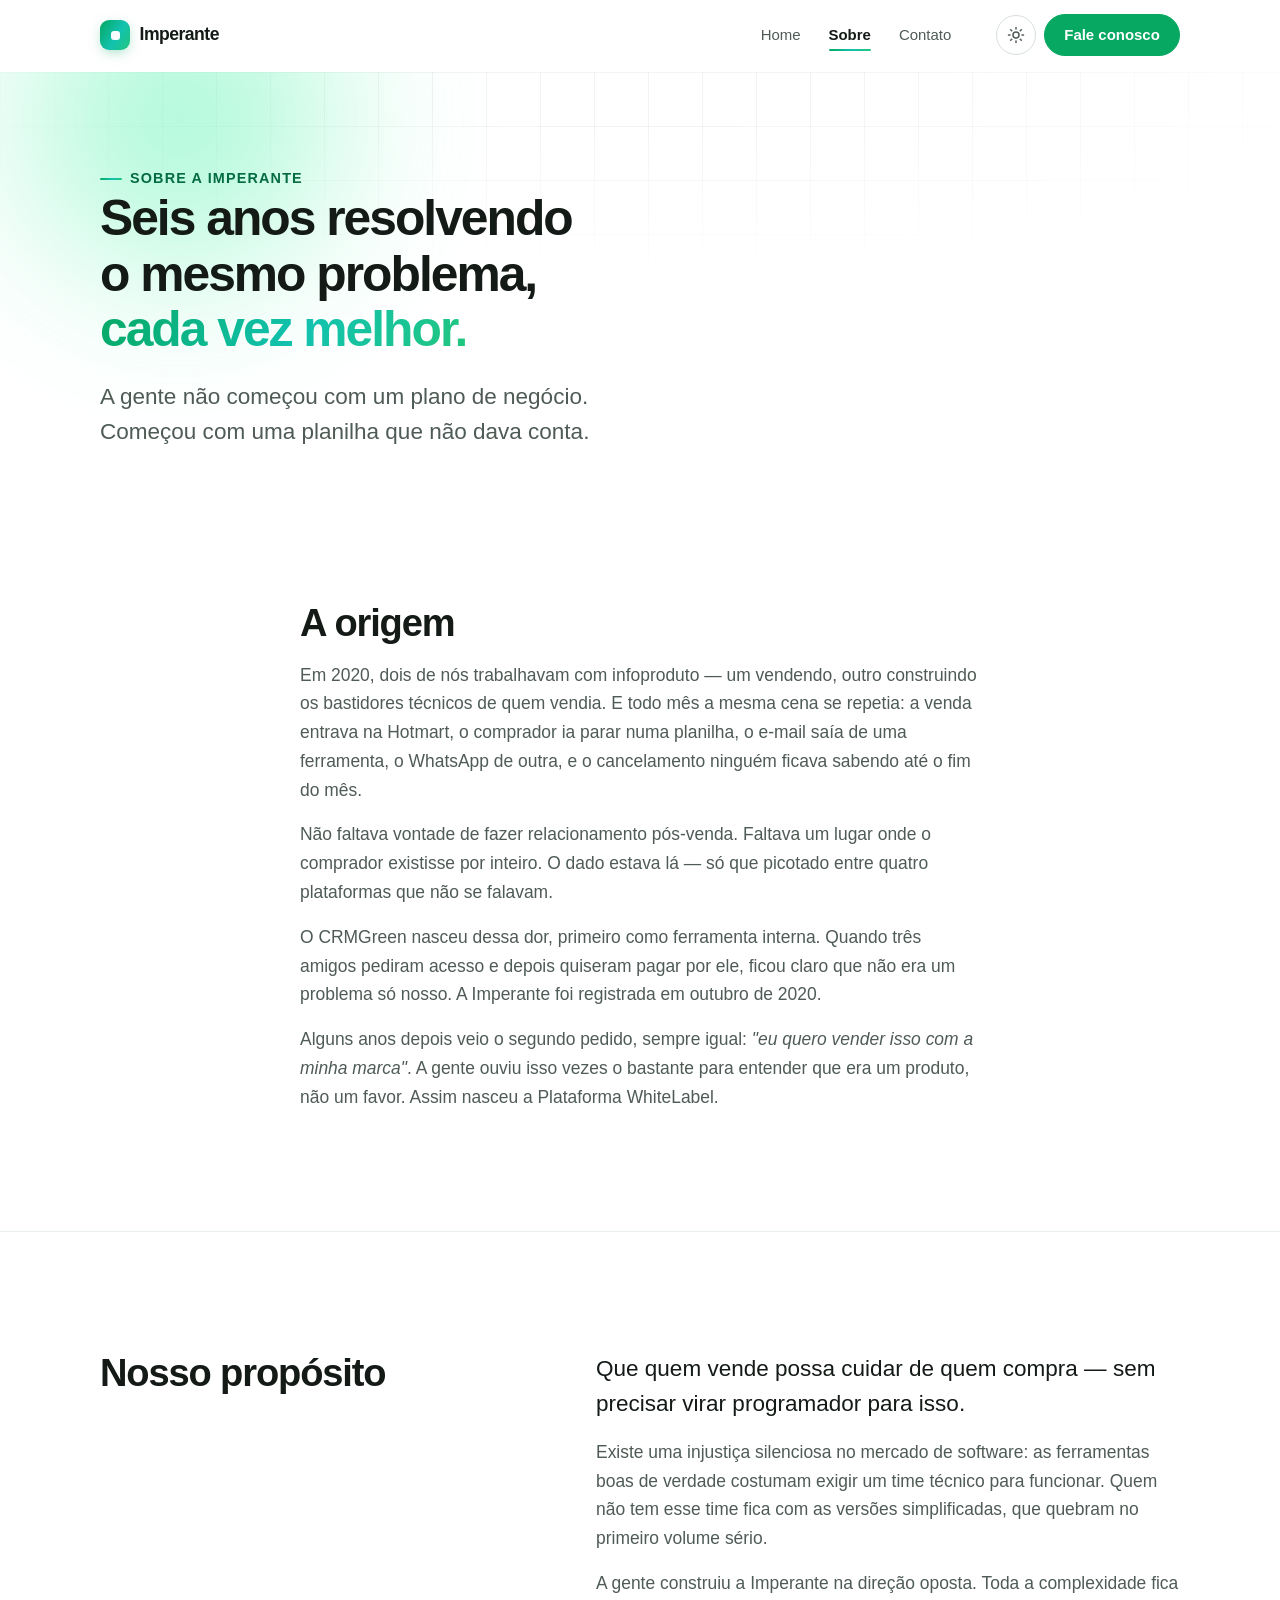
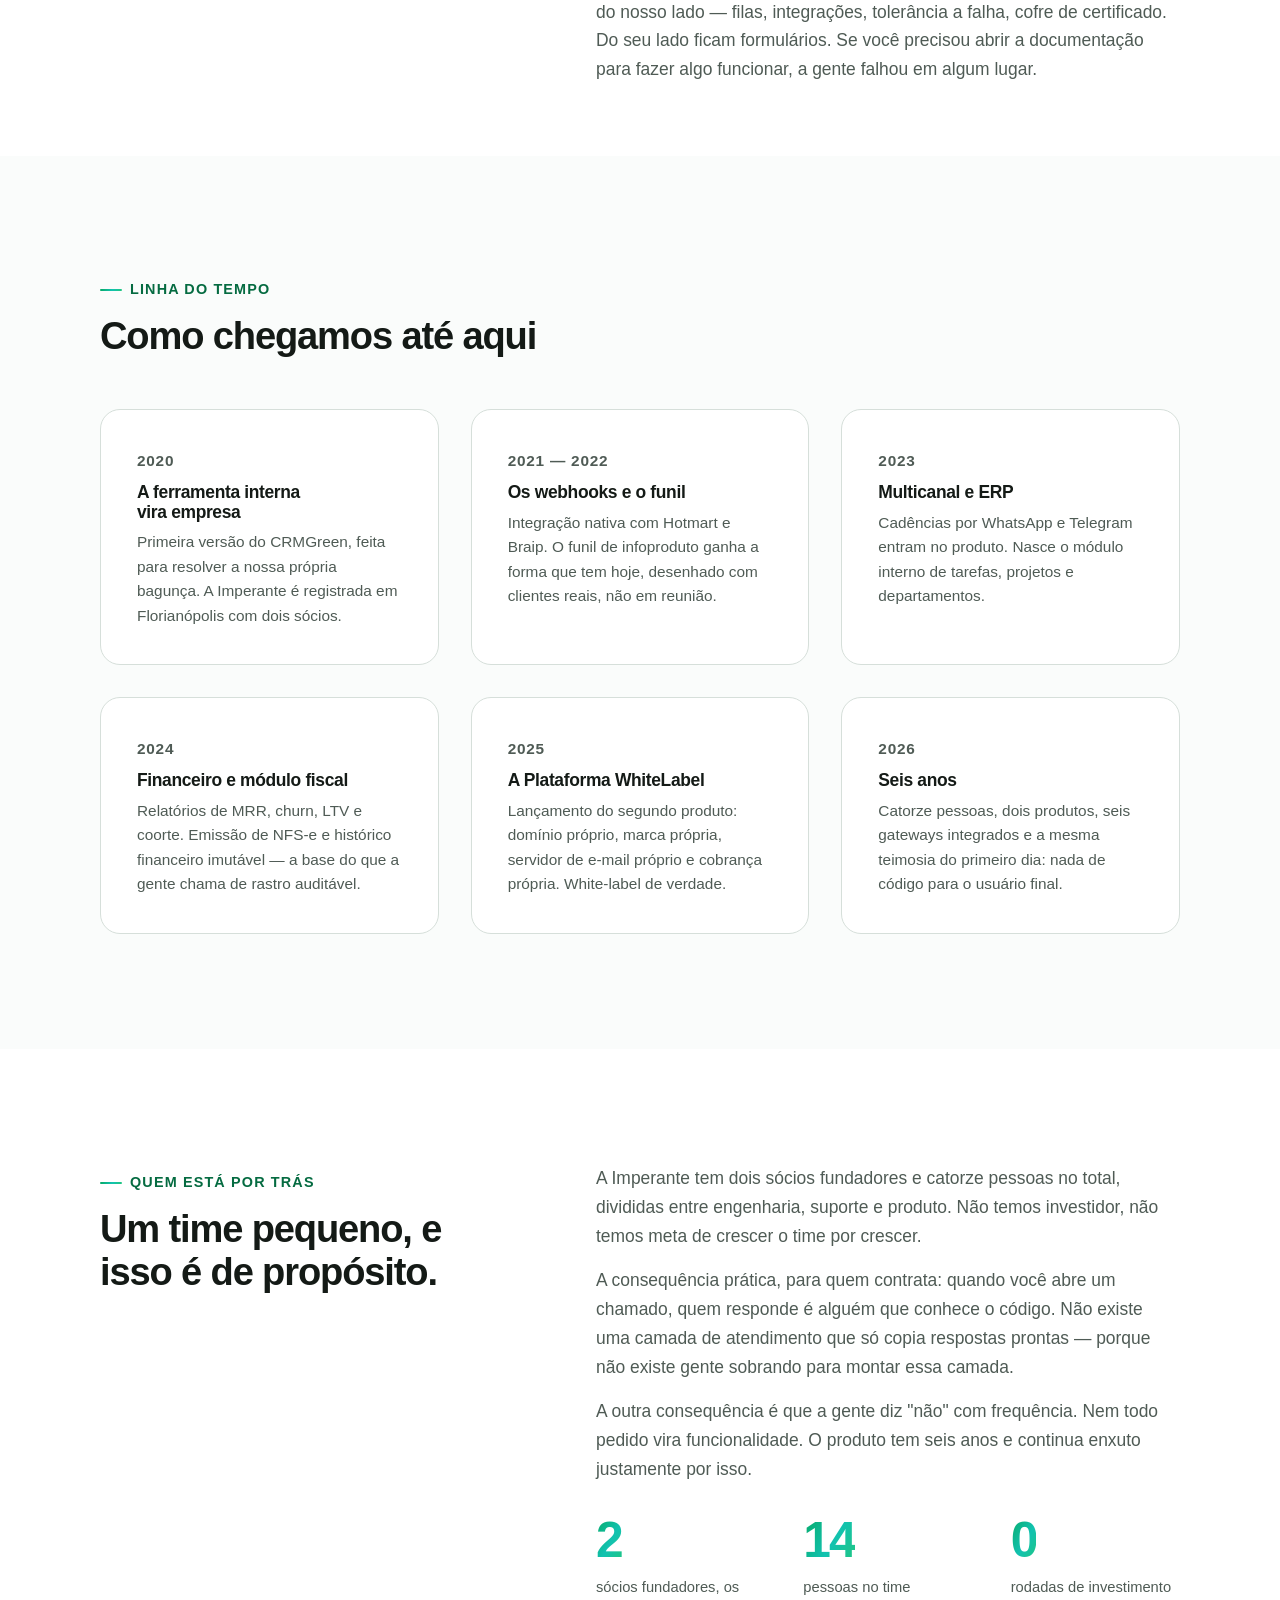
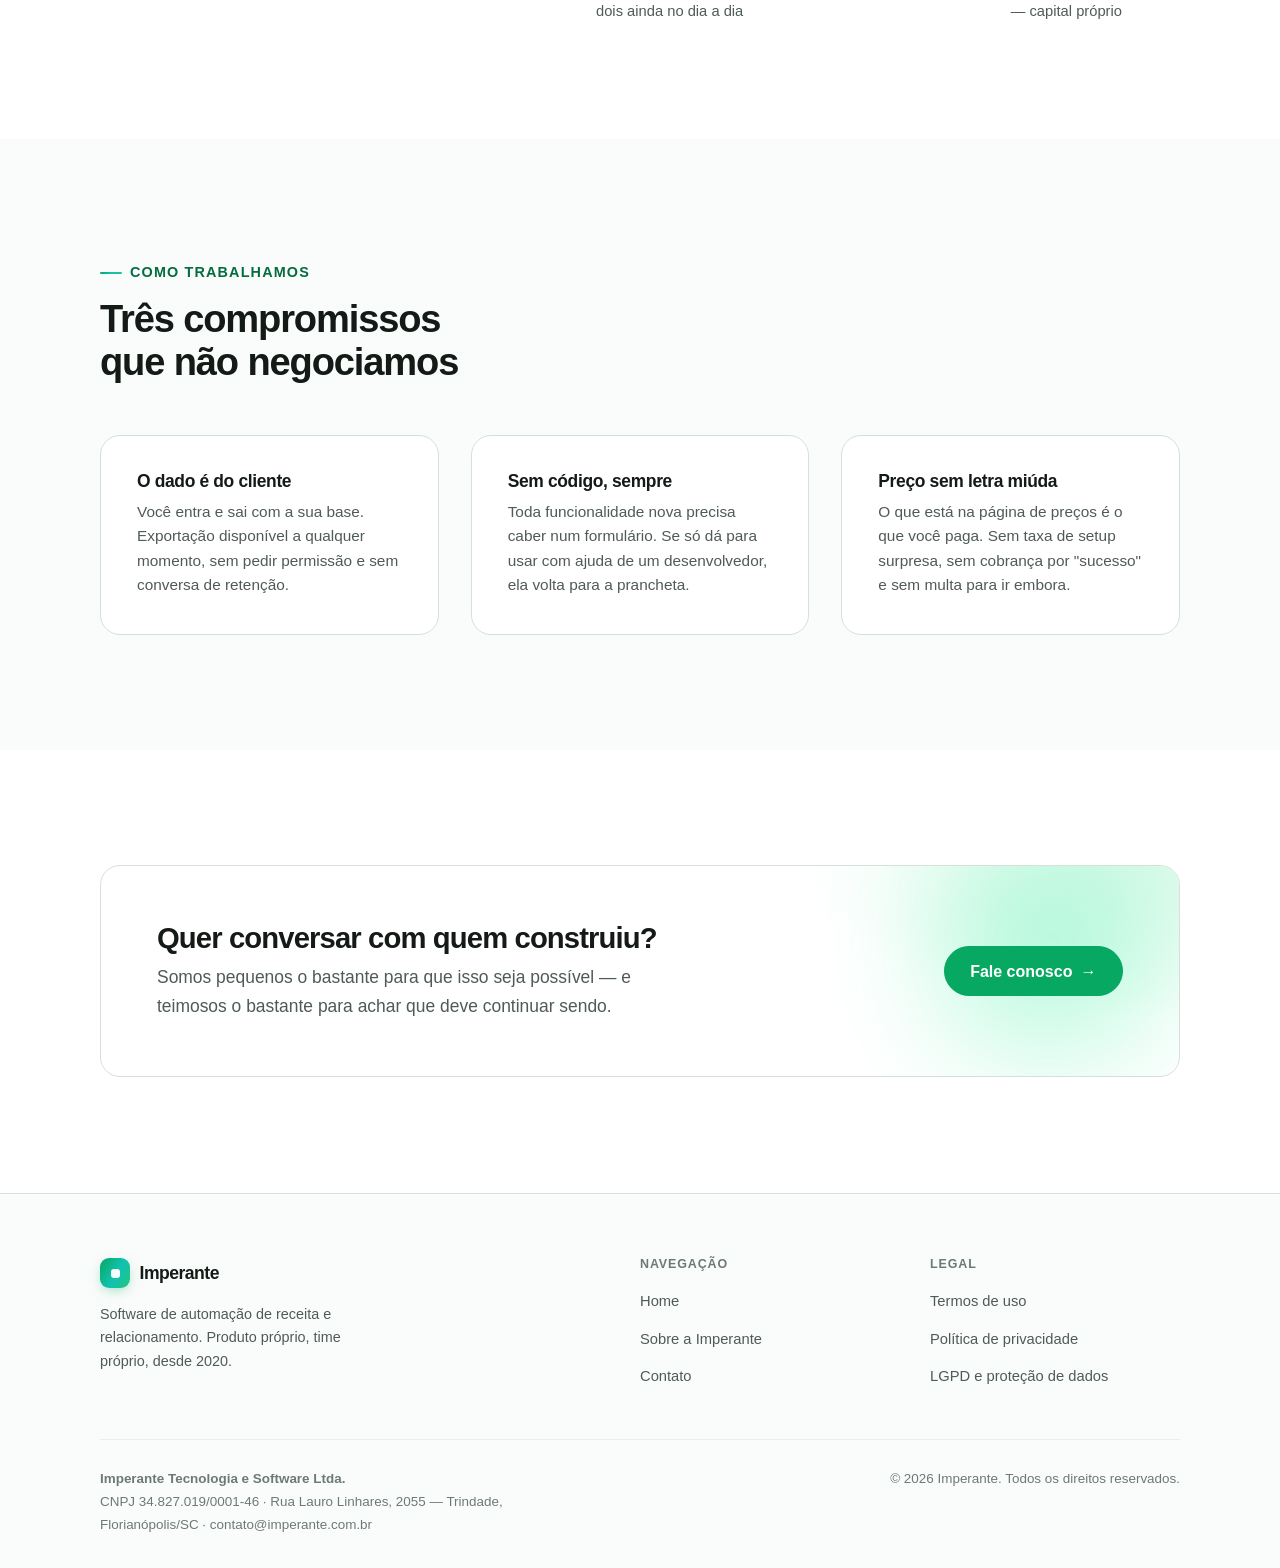
<file: sobre.html>
<!DOCTYPE html>
<html lang="pt-BR">
<head>
<meta charset="UTF-8">
<meta name="viewport" content="width=device-width, initial-scale=1">
<title>Sobre — Imperante</title>
<meta name="description" content="A Imperante existe desde 2020. Somos um time de 14 pessoas em Florianópolis construindo software de automação de receita e relacionamento.">
<link rel="stylesheet" href="assets/style.css">
<script>
  (function () { try { var t = localStorage.getItem('imperante-theme'); if (t) document.documentElement.setAttribute('data-theme', t); } catch (e) {} })();
</script>
</head>
<body class="page">

<a class="skip" href="#main">Pular para o conteúdo</a>
<div class="scroll-progress" data-scroll-progress aria-hidden="true"></div>

<header class="header">
  <div class="wrap header__inner">
    <a class="logo" href="index.html"><span class="logo__mark" aria-hidden="true"></span> Imperante</a>
    <nav class="nav" aria-label="Principal">
      <a class="nav__link" href="index.html">Home</a>
      <a class="nav__link" href="sobre.html" aria-current="page">Sobre</a>
      <a class="nav__link" href="index.html#contato">Contato</a>
    </nav>
    <div class="header__actions">
      <button class="icon-btn theme-toggle" type="button" data-theme-toggle aria-label="Alternar tema claro e escuro">
        <svg class="icon-sun" viewBox="0 0 24 24" fill="none" stroke="currentColor" stroke-width="2" stroke-linecap="round" aria-hidden="true"><circle cx="12" cy="12" r="4"/><path d="M12 2v2M12 20v2M4.9 4.9l1.4 1.4M17.7 17.7l1.4 1.4M2 12h2M20 12h2M4.9 19.1l1.4-1.4M17.7 6.3l1.4-1.4"/></svg>
        <svg class="icon-moon" viewBox="0 0 24 24" fill="none" stroke="currentColor" stroke-width="2" stroke-linecap="round" stroke-linejoin="round" aria-hidden="true"><path d="M21 12.8A9 9 0 1 1 11.2 3a7 7 0 0 0 9.8 9.8z"/></svg>
      </button>
      <button class="icon-btn nav-toggle" type="button" data-nav-toggle aria-label="Abrir menu" aria-expanded="false" aria-controls="nav-mobile">
        <svg viewBox="0 0 24 24" fill="none" stroke="currentColor" stroke-width="2" stroke-linecap="round" aria-hidden="true"><path d="M3 6h18M3 12h18M3 18h18"/></svg>
      </button>
      <a class="btn btn--primary" href="index.html#contato">Fale conosco</a>
    </div>
  </div>
  <nav class="nav-mobile" id="nav-mobile" aria-label="Navegação móvel">
    <div class="nav-mobile__inner">
      <a href="index.html">Home</a><a href="sobre.html">Sobre</a><a href="index.html#contato">Contato</a>
      <a class="btn btn--primary" href="index.html#contato">Fale conosco</a>
    </div>
  </nav>
</header>

<main id="main">

  <section class="hero hero--page">
    <div class="hero__bg" aria-hidden="true"><div class="hero__grid"></div><div class="hero__blob hero__blob--1"></div></div>
    <div class="wrap">
      <div class="hero__inner">
        <p class="eyebrow">Sobre a Imperante</p>
        <h1>Seis anos resolvendo o mesmo problema, <span class="gradient-text">cada vez melhor.</span></h1>
        <p class="lead">A gente não começou com um plano de negócio. Começou com uma planilha que não dava conta.</p>
      </div>
    </div>
  </section>

  <section class="section section--tight">
    <div class="wrap wrap--narrow">
      <div class="stack" data-reveal>
        <h2>A origem</h2>
        <p class="muted">Em 2020, dois de nós trabalhavam com infoproduto — um vendendo, outro construindo os bastidores técnicos de quem vendia. E todo mês a mesma cena se repetia: a venda entrava na Hotmart, o comprador ia parar numa planilha, o e-mail saía de uma ferramenta, o WhatsApp de outra, e o cancelamento ninguém ficava sabendo até o fim do mês.</p>
        <p class="muted">Não faltava vontade de fazer relacionamento pós-venda. Faltava um lugar onde o comprador existisse por inteiro. O dado estava lá — só que picotado entre quatro plataformas que não se falavam.</p>
        <p class="muted">O CRMGreen nasceu dessa dor, primeiro como ferramenta interna. Quando três amigos pediram acesso e depois quiseram pagar por ele, ficou claro que não era um problema só nosso. A Imperante foi registrada em outubro de 2020.</p>
        <p class="muted">Alguns anos depois veio o segundo pedido, sempre igual: <em>"eu quero vender isso com a minha marca"</em>. A gente ouviu isso vezes o bastante para entender que era um produto, não um favor. Assim nasceu a Plataforma WhiteLabel.</p>
      </div>
    </div>
  </section>

  <hr class="divider">

  <section class="section section--tight">
    <div class="wrap">
      <div class="split split--aside">
        <div data-reveal="left"><h2>Nosso propósito</h2></div>
        <div class="stack" data-reveal="right">
          <p class="lead" style="color:var(--text)">Que quem vende possa cuidar de quem compra — sem precisar virar programador para isso.</p>
          <p class="muted">Existe uma injustiça silenciosa no mercado de software: as ferramentas boas de verdade costumam exigir um time técnico para funcionar. Quem não tem esse time fica com as versões simplificadas, que quebram no primeiro volume sério.</p>
          <p class="muted">A gente construiu a Imperante na direção oposta. Toda a complexidade fica do nosso lado — filas, integrações, tolerância a falha, cofre de certificado. Do seu lado ficam formulários. Se você precisou abrir a documentação para fazer algo funcionar, a gente falhou em algum lugar.</p>
        </div>
      </div>
    </div>
  </section>

  <section class="section section--subtle">
    <div class="wrap">
      <div class="section-head" data-reveal>
        <p class="eyebrow">Linha do tempo</p>
        <h2>Como chegamos até aqui</h2>
      </div>
      <div class="grid grid-3" data-stagger>
        <div class="card card--glow feature"><p class="card__tag">2020</p><h3>A ferramenta interna vira empresa</h3><p>Primeira versão do CRMGreen, feita para resolver a nossa própria bagunça. A Imperante é registrada em Florianópolis com dois sócios.</p></div>
        <div class="card card--glow feature"><p class="card__tag">2021 — 2022</p><h3>Os webhooks e o funil</h3><p>Integração nativa com Hotmart e Braip. O funil de infoproduto ganha a forma que tem hoje, desenhado com clientes reais, não em reunião.</p></div>
        <div class="card card--glow feature"><p class="card__tag">2023</p><h3>Multicanal e ERP</h3><p>Cadências por WhatsApp e Telegram entram no produto. Nasce o módulo interno de tarefas, projetos e departamentos.</p></div>
        <div class="card card--glow feature"><p class="card__tag">2024</p><h3>Financeiro e módulo fiscal</h3><p>Relatórios de MRR, churn, LTV e coorte. Emissão de NFS-e e histórico financeiro imutável — a base do que a gente chama de rastro auditável.</p></div>
        <div class="card card--glow feature"><p class="card__tag">2025</p><h3>A Plataforma WhiteLabel</h3><p>Lançamento do segundo produto: domínio próprio, marca própria, servidor de e-mail próprio e cobrança própria. White-label de verdade.</p></div>
        <div class="card card--glow feature"><p class="card__tag">2026</p><h3>Seis anos</h3><p>Catorze pessoas, dois produtos, seis gateways integrados e a mesma teimosia do primeiro dia: nada de código para o usuário final.</p></div>
      </div>
    </div>
  </section>

  <section class="section">
    <div class="wrap">
      <div class="split split--aside">
        <div class="section-head" style="margin-bottom:0" data-reveal="left">
          <p class="eyebrow">Quem está por trás</p>
          <h2>Um time pequeno, e isso é de propósito.</h2>
        </div>
        <div class="stack" data-reveal="right">
          <p class="muted">A Imperante tem dois sócios fundadores e catorze pessoas no total, divididas entre engenharia, suporte e produto. Não temos investidor, não temos meta de crescer o time por crescer.</p>
          <p class="muted">A consequência prática, para quem contrata: quando você abre um chamado, quem responde é alguém que conhece o código. Não existe uma camada de atendimento que só copia respostas prontas — porque não existe gente sobrando para montar essa camada.</p>
          <p class="muted">A outra consequência é que a gente diz "não" com frequência. Nem todo pedido vira funcionalidade. O produto tem seis anos e continua enxuto justamente por isso.</p>
          <div class="stats" style="margin-top:2rem">
            <div class="stat"><div class="stat__num"><span class="gradient-text" data-count="2">0</span></div><p class="stat__label">sócios fundadores, os dois ainda no dia a dia</p></div>
            <div class="stat"><div class="stat__num"><span class="gradient-text" data-count="14">0</span></div><p class="stat__label">pessoas no time</p></div>
            <div class="stat"><div class="stat__num"><span class="gradient-text" data-count="0">0</span></div><p class="stat__label">rodadas de investimento — capital próprio</p></div>
          </div>
        </div>
      </div>
    </div>
  </section>

  <section class="section section--subtle">
    <div class="wrap">
      <div class="section-head" data-reveal><p class="eyebrow">Como trabalhamos</p><h2>Três compromissos que não negociamos</h2></div>
      <div class="grid grid-3" data-stagger>
        <div class="card card--glow feature"><h3>O dado é do cliente</h3><p>Você entra e sai com a sua base. Exportação disponível a qualquer momento, sem pedir permissão e sem conversa de retenção.</p></div>
        <div class="card card--glow feature"><h3>Sem código, sempre</h3><p>Toda funcionalidade nova precisa caber num formulário. Se só dá para usar com ajuda de um desenvolvedor, ela volta para a prancheta.</p></div>
        <div class="card card--glow feature"><h3>Preço sem letra miúda</h3><p>O que está na página de preços é o que você paga. Sem taxa de setup surpresa, sem cobrança por "sucesso" e sem multa para ir embora.</p></div>
      </div>
    </div>
  </section>

  <section class="section">
    <div class="wrap">
      <div class="cta-band" data-reveal="scale">
        <div><h2>Quer conversar com quem construiu?</h2><p>Somos pequenos o bastante para que isso seja possível — e teimosos o bastante para achar que deve continuar sendo.</p></div>
        <div class="btn-row"><a class="btn btn--primary btn--lg" href="index.html#contato">Fale conosco <span class="btn__arrow" aria-hidden="true">→</span></a></div>
      </div>
    </div>
  </section>

</main>

<footer class="footer">
  <div class="wrap">
    <div class="footer__grid">
      <div class="footer__brand"><a class="logo" href="index.html"><span class="logo__mark" aria-hidden="true"></span> Imperante</a><p>Software de automação de receita e relacionamento. Produto próprio, time próprio, desde 2020.</p></div>
      <div><h4>Navegação</h4><ul><li><a href="index.html">Home</a></li><li><a href="sobre.html">Sobre a Imperante</a></li><li><a href="index.html#contato">Contato</a></li></ul></div>
      <div><h4>Legal</h4><ul><li><a href="#">Termos de uso</a></li><li><a href="#">Política de privacidade</a></li><li><a href="#">LGPD e proteção de dados</a></li></ul></div>
    </div>
    <div class="footer__legal">
      <p class="legal-id"><strong>Imperante Tecnologia e Software Ltda.</strong><br>CNPJ 34.827.019/0001-46 · Rua Lauro Linhares, 2055 — Trindade, Florianópolis/SC · contato@imperante.com.br</p>
      <p>© 2026 Imperante. Todos os direitos reservados.</p>
    </div>
  </div>
</footer>

<button class="to-top" data-to-top type="button" aria-label="Voltar ao topo"><svg viewBox="0 0 24 24" fill="none" stroke="currentColor" stroke-width="2" stroke-linecap="round" stroke-linejoin="round" aria-hidden="true"><path d="M18 15l-6-6-6 6"/></svg></button>
<script src="assets/app.js"></script>
</body>
</html>
</file>
<file: assets/style.css>
/* =========================================================
   Imperante — sistema de design institucional (v2, vívido)
   ========================================================= */

/* ---------- Tokens ---------- */
:root {
  color-scheme: light dark;

  /* Verde da marca — vívido */
  --green-50:  #e6fbf0;
  --green-100: #c2f5da;
  --green-200: #8fecbe;
  --green-300: #52dd9c;
  --green-400: #22c67d;
  --green-500: #06a862;
  --green-600: #00874f;
  --green-700: #056b41;
  --green-800: #085436;
  --green-900: #06331f;

  /* Acentos de apoio para gradientes vivos */
  --lime:  #a6e22e;
  --teal:  #12c2b0;
  --mint:  #37f0a0;

  /* Neutros */
  --gray-0:   #ffffff;
  --gray-25:  #fafcfb;
  --gray-50:  #f3f7f5;
  --gray-100: #e8eeeb;
  --gray-200: #d6dfda;
  --gray-300: #b8c4bd;
  --gray-400: #92a099;
  --gray-500: #6c7a73;
  --gray-600: #4f5b55;
  --gray-700: #38433d;
  --gray-800: #232b27;
  --gray-900: #141a16;
  --gray-950: #0a0f0c;

  /* Semânticos — tema claro */
  --bg:           var(--gray-0);
  --bg-subtle:    var(--gray-25);
  --bg-muted:     var(--gray-50);
  --surface:      var(--gray-0);
  --surface-2:    var(--gray-25);
  --border:       var(--gray-200);
  --border-soft:  var(--gray-100);
  --text:         var(--gray-900);
  --text-muted:   var(--gray-600);
  --text-faint:   var(--gray-500);
  --accent:       var(--green-500);
  --accent-2:     var(--green-600);
  --accent-hover: var(--green-600);
  --accent-soft:  var(--green-50);
  --accent-text:  var(--green-700);
  --on-accent:    #ffffff;
  --focus:        var(--green-500);

  --grad-brand: linear-gradient(120deg, var(--green-500), var(--teal) 55%, var(--green-400));
  --grad-glow:  radial-gradient(60% 60% at 50% 40%, var(--mint), transparent 70%);

  --shadow-sm: 0 1px 2px rgba(6, 51, 31, .06);
  --shadow-md: 0 6px 22px -6px rgba(6, 51, 31, .14), 0 2px 6px rgba(6, 51, 31, .06);
  --shadow-glow: 0 10px 40px -8px rgba(6, 168, 98, .35);

  /* Tipografia */
  --font-sans: "Inter", -apple-system, BlinkMacSystemFont, "Segoe UI", Roboto,
               "Helvetica Neue", Arial, sans-serif;
  --font-mono: ui-monospace, SFMono-Regular, "SF Mono", Menlo, Consolas, monospace;

  /* Escala fluida */
  --step--1: clamp(0.83rem, 0.80rem + 0.14vw, 0.90rem);
  --step-0:  clamp(1.00rem, 0.96rem + 0.18vw, 1.09rem);
  --step-1:  clamp(1.20rem, 1.12rem + 0.36vw, 1.42rem);
  --step-2:  clamp(1.44rem, 1.30rem + 0.66vw, 1.85rem);
  --step-3:  clamp(1.73rem, 1.50rem + 1.10vw, 2.40rem);
  --step-4:  clamp(2.07rem, 1.71rem + 1.75vw, 3.12rem);
  --step-5:  clamp(2.49rem, 1.85rem + 3.00vw, 4.40rem);

  /* Layout */
  --wrap: 1160px;
  --wrap-narrow: 760px;
  --gut: clamp(1.25rem, 4vw, 2.5rem);
  --radius-sm: 8px;
  --radius: 12px;
  --radius-lg: 20px;
  --ease: cubic-bezier(.22, 1, .36, 1);
}

/* Tema escuro — automático */
@media (prefers-color-scheme: dark) {
  :root {
    --bg:           #070b09;
    --bg-subtle:    #0b1210;
    --bg-muted:     #0f1714;
    --surface:      #0e1512;
    --surface-2:    #121b17;
    --border:       #21302a;
    --border-soft:  #182420;
    --text:         #eafff4;
    --text-muted:   #9fb3aa;
    --text-faint:   #798a82;
    --accent:       var(--green-300);
    --accent-2:     var(--mint);
    --accent-hover: var(--green-200);
    --accent-soft:  rgba(55, 240, 160, .10);
    --accent-text:  var(--green-300);
    --on-accent:    #04140c;
    --focus:        var(--green-300);
    --grad-brand: linear-gradient(120deg, var(--mint), var(--teal) 55%, var(--green-300));
    --shadow-sm: 0 1px 2px rgba(0, 0, 0, .5);
    --shadow-md: 0 8px 30px -8px rgba(0, 0, 0, .6), 0 2px 6px rgba(0, 0, 0, .4);
    --shadow-glow: 0 10px 50px -6px rgba(55, 240, 160, .28);
  }
}

/* Tema forçado */
:root[data-theme="light"] {
  color-scheme: light;
  --bg: var(--gray-0); --bg-subtle: var(--gray-25); --bg-muted: var(--gray-50);
  --surface: var(--gray-0); --surface-2: var(--gray-25);
  --border: var(--gray-200); --border-soft: var(--gray-100);
  --text: var(--gray-900); --text-muted: var(--gray-600); --text-faint: var(--gray-500);
  --accent: var(--green-500); --accent-2: var(--green-600); --accent-hover: var(--green-600);
  --accent-soft: var(--green-50); --accent-text: var(--green-700); --on-accent: #fff;
  --focus: var(--green-500);
  --grad-brand: linear-gradient(120deg, var(--green-500), var(--teal) 55%, var(--green-400));
  --shadow-sm: 0 1px 2px rgba(6,51,31,.06);
  --shadow-md: 0 6px 22px -6px rgba(6,51,31,.14), 0 2px 6px rgba(6,51,31,.06);
  --shadow-glow: 0 10px 40px -8px rgba(6,168,98,.35);
}
:root[data-theme="dark"] {
  color-scheme: dark;
  --bg: #070b09; --bg-subtle: #0b1210; --bg-muted: #0f1714;
  --surface: #0e1512; --surface-2: #121b17;
  --border: #21302a; --border-soft: #182420;
  --text: #eafff4; --text-muted: #9fb3aa; --text-faint: #798a82;
  --accent: var(--green-300); --accent-2: var(--mint); --accent-hover: var(--green-200);
  --accent-soft: rgba(55,240,160,.10); --accent-text: var(--green-300); --on-accent: #04140c;
  --focus: var(--green-300);
  --grad-brand: linear-gradient(120deg, var(--mint), var(--teal) 55%, var(--green-300));
  --shadow-sm: 0 1px 2px rgba(0,0,0,.5);
  --shadow-md: 0 8px 30px -8px rgba(0,0,0,.6), 0 2px 6px rgba(0,0,0,.4);
  --shadow-glow: 0 10px 50px -6px rgba(55,240,160,.28);
}

/* ---------- Reset ---------- */
*, *::before, *::after { box-sizing: border-box; }
* { margin: 0; }
html { -webkit-text-size-adjust: 100%; scroll-behavior: smooth; }

body {
  font-family: var(--font-sans);
  font-size: var(--step-0);
  line-height: 1.65;
  color: var(--text);
  background: var(--bg);
  -webkit-font-smoothing: antialiased;
  text-rendering: optimizeLegibility;
  min-height: 100vh;
  overflow-x: hidden;
}

img, svg { display: block; max-width: 100%; }
input, button, textarea, select { font: inherit; color: inherit; }
code { font-family: var(--font-mono); font-size: .9em; }

:focus-visible { outline: 2px solid var(--focus); outline-offset: 3px; border-radius: 4px; }
::selection { background: var(--accent); color: var(--on-accent); }

/* ---------- Tipografia ---------- */
h1, h2, h3, h4 { line-height: 1.12; letter-spacing: -0.025em; font-weight: 680; text-wrap: balance; }
h1 { font-size: var(--step-5); letter-spacing: -0.04em; }
h2 { font-size: var(--step-3); letter-spacing: -0.03em; }
h3 { font-size: var(--step-1); }
h4 { font-size: var(--step-0); }
p { text-wrap: pretty; }

a { color: var(--accent-text); text-decoration-thickness: 1px; text-underline-offset: 3px; }
a:hover { color: var(--accent-hover); }

.lead { font-size: var(--step-1); line-height: 1.55; color: var(--text-muted); text-wrap: pretty; }

.eyebrow {
  display: inline-flex; align-items: center; gap: .5rem;
  font-size: var(--step--1); font-weight: 650; letter-spacing: .08em;
  text-transform: uppercase; color: var(--accent-text);
}
.eyebrow::before {
  content: ""; width: 22px; height: 2px; border-radius: 2px;
  background: var(--grad-brand);
}
.gradient-text {
  background: var(--grad-brand);
  -webkit-background-clip: text; background-clip: text;
  -webkit-text-fill-color: transparent; color: transparent;
}
.muted { color: var(--text-muted); }
.small { font-size: var(--step--1); }

/* ---------- Layout ---------- */
.wrap { width: 100%; max-width: var(--wrap); margin-inline: auto; padding-inline: var(--gut); }
.wrap--narrow { max-width: var(--wrap-narrow); }

.section { padding-block: clamp(3.5rem, 9vw, 7.5rem); position: relative; }
.section--tight { padding-block: clamp(2.5rem, 6vw, 4.5rem); }
.section--subtle { background: var(--bg-subtle); }
.section--muted { background: var(--bg-muted); }

.stack > * + * { margin-top: 1rem; }
.stack-lg > * + * { margin-top: 2rem; }

.section-head { max-width: 64ch; margin-bottom: clamp(2rem, 4vw, 3.25rem); }
.section-head > * + * { margin-top: .85rem; }

.grid { display: grid; gap: clamp(1.25rem, 2.5vw, 2rem); }
.grid-2 { grid-template-columns: repeat(auto-fit, minmax(min(100%, 300px), 1fr)); }
.grid-3 { grid-template-columns: repeat(auto-fit, minmax(min(100%, 250px), 1fr)); }

.split { display: grid; gap: clamp(2rem, 5vw, 4rem); align-items: start; }
@media (min-width: 860px) {
  .split { grid-template-columns: 1fr 1fr; }
  .split--aside { grid-template-columns: 1fr 1.35fr; }
}

/* ---------- Skip link ---------- */
.skip {
  position: absolute; left: -9999px; top: 0; z-index: 999;
  background: var(--accent); color: var(--on-accent);
  padding: .75rem 1.25rem; border-radius: 0 0 var(--radius) 0; font-weight: 600;
}
.skip:focus { left: 0; color: var(--on-accent); }

/* ---------- Header ---------- */
.header {
  position: sticky; top: 0; z-index: 50;
  background: color-mix(in srgb, var(--bg) 72%, transparent);
  backdrop-filter: saturate(180%) blur(14px);
  border-bottom: 1px solid transparent;
  transition: border-color .3s, background-color .3s, box-shadow .3s;
}
.header.is-scrolled {
  border-bottom-color: var(--border-soft);
  background: color-mix(in srgb, var(--bg) 88%, transparent);
  box-shadow: var(--shadow-sm);
}
.header__inner { display: flex; align-items: center; gap: 1.5rem; min-height: 70px; }

.logo {
  display: inline-flex; align-items: center; gap: .6rem;
  font-weight: 720; font-size: 1.1rem; letter-spacing: -0.03em;
  color: var(--text); text-decoration: none; flex-shrink: 0;
}
.logo:hover { color: var(--text); }
.logo__mark {
  width: 30px; height: 30px; border-radius: 9px;
  background: var(--grad-brand);
  display: grid; place-items: center; flex-shrink: 0;
  box-shadow: 0 4px 14px -4px rgba(6,168,98,.5);
  position: relative; overflow: hidden;
}
.logo__mark::after {
  content: ""; width: 9px; height: 9px; border-radius: 3px;
  background: #fff; opacity: .96;
}
.logo:hover .logo__mark { animation: pulse-mark 1.2s var(--ease); }
@keyframes pulse-mark { 0%,100% { transform: scale(1); } 40% { transform: scale(1.12) rotate(-6deg); } }

.nav { display: flex; align-items: center; gap: .15rem; margin-left: auto; }
.nav__link {
  position: relative; display: inline-block; padding: .5rem .8rem;
  border-radius: var(--radius-sm); font-size: .935rem; font-weight: 520;
  color: var(--text-muted); text-decoration: none; transition: color .18s;
}
.nav__link::after {
  content: ""; position: absolute; left: .8rem; right: .8rem; bottom: .28rem;
  height: 2px; border-radius: 2px; background: var(--grad-brand);
  transform: scaleX(0); transform-origin: left; transition: transform .25s var(--ease);
}
.nav__link:hover { color: var(--text); }
.nav__link:hover::after, .nav__link[aria-current="page"]::after { transform: scaleX(1); }
.nav__link[aria-current="page"] { color: var(--text); font-weight: 620; }

.header__actions { display: flex; align-items: center; gap: .5rem; margin-left: .5rem; }

@media (max-width: 920px) {
  .nav { display: none; }
  .header__actions { margin-left: auto; }
  .header__actions .btn--primary { display: none; }
}

/* Navegação mobile */
.nav-mobile {
  display: grid; grid-template-rows: 0fr;
  transition: grid-template-rows .35s var(--ease);
  border-top: 1px solid transparent; background: var(--bg);
}
.nav-mobile__inner { overflow: hidden; }
#nav-check:checked ~ .header .nav-mobile,
.header .nav-mobile.open { grid-template-rows: 1fr; border-top-color: var(--border-soft); }
.nav-mobile a {
  display: block; padding: .85rem var(--gut); border-bottom: 1px solid var(--border-soft);
  color: var(--text); text-decoration: none; font-weight: 540;
}
.nav-mobile a:last-child { border-bottom: 0; }
.nav-mobile .btn { margin: 1rem var(--gut); width: calc(100% - 2 * var(--gut)); }
@media (min-width: 921px) { .nav-toggle { display: none; } }
#nav-check { position: absolute; opacity: 0; pointer-events: none; }

/* ---------- Botões ---------- */
.btn {
  position: relative; display: inline-flex; align-items: center; justify-content: center;
  gap: .5rem; padding: .7rem 1.2rem; border-radius: 100px; border: 1px solid transparent;
  font-size: .935rem; font-weight: 600; line-height: 1.2; text-decoration: none;
  cursor: pointer; overflow: hidden;
  transition: transform .12s var(--ease), box-shadow .2s, background-color .2s, border-color .2s, color .2s;
}
.btn:active { transform: translateY(1px) scale(.99); }

.btn--primary { background: var(--accent); color: var(--on-accent); border-color: var(--accent); }
.btn--primary::before {
  content: ""; position: absolute; inset: 0; background: var(--grad-brand);
  opacity: 0; transition: opacity .25s;
}
.btn--primary > * { position: relative; z-index: 1; }
.btn--primary:hover { color: var(--on-accent); box-shadow: var(--shadow-glow); transform: translateY(-2px); }
.btn--primary:hover::before { opacity: 1; }

.btn--ghost { background: transparent; color: var(--text); border-color: var(--border); }
.btn--ghost:hover { background: var(--surface-2); color: var(--text); border-color: var(--accent); transform: translateY(-2px); }

.btn--quiet { background: transparent; color: var(--text-muted); padding-inline: .5rem; }
.btn--quiet:hover { color: var(--text); }

.btn--lg { padding: .9rem 1.6rem; font-size: 1rem; }
.btn--block { width: 100%; }
.btn__arrow { transition: transform .2s var(--ease); }
.btn:hover .btn__arrow { transform: translateX(4px); }

.btn-row { display: flex; flex-wrap: wrap; gap: .75rem; align-items: center; }

/* Alternador de tema + toggle mobile */
.icon-btn {
  width: 40px; height: 40px; display: grid; place-items: center;
  border-radius: 100px; border: 1px solid var(--border); background: transparent;
  color: var(--text-muted); cursor: pointer; transition: background-color .18s, color .18s, border-color .18s;
}
.icon-btn:hover { background: var(--surface-2); color: var(--text); border-color: var(--accent); }
.icon-btn svg { width: 18px; height: 18px; }

.theme-toggle .icon-moon { display: none; }
:root[data-theme="dark"] .theme-toggle .icon-sun { display: none; }
:root[data-theme="dark"] .theme-toggle .icon-moon { display: block; }
:root[data-theme="light"] .theme-toggle .icon-sun { display: block; }
:root[data-theme="light"] .theme-toggle .icon-moon { display: none; }
@media (prefers-color-scheme: dark) {
  :root:not([data-theme="light"]) .theme-toggle .icon-sun { display: none; }
  :root:not([data-theme="light"]) .theme-toggle .icon-moon { display: block; }
}

.nav-toggle .bar { display: none; }
.nav-toggle svg { width: 20px; height: 20px; }
@media (min-width: 921px) { .nav-toggle { display: none !important; } }

/* ---------- Hero ---------- */
.hero { padding-block: clamp(3.5rem, 10vw, 8.5rem) clamp(3rem, 7vw, 6rem); position: relative; overflow: clip; }
.hero__bg {
  position: absolute; inset: 0; pointer-events: none; z-index: 0; overflow: hidden;
}
.hero__blob {
  position: absolute; border-radius: 50%; filter: blur(60px); opacity: .5;
  will-change: transform;
}
.hero__blob--1 { width: 44vw; height: 44vw; top: -14vw; left: -8vw; background: var(--grad-glow); }
.hero__blob--2 { width: 34vw; height: 34vw; bottom: -16vw; right: -6vw;
  background: radial-gradient(circle, var(--teal), transparent 68%); opacity: .3; }
.hero__grid {
  position: absolute; inset: 0;
  background-image:
    linear-gradient(to right, color-mix(in srgb, var(--text) 5%, transparent) 1px, transparent 1px),
    linear-gradient(to bottom, color-mix(in srgb, var(--text) 5%, transparent) 1px, transparent 1px);
  background-size: 54px 54px;
  mask-image: radial-gradient(ellipse 80% 60% at 50% 0%, #000 20%, transparent 75%);
  -webkit-mask-image: radial-gradient(ellipse 80% 60% at 50% 0%, #000 20%, transparent 75%);
}
.hero__inner { position: relative; z-index: 1; max-width: 46ch; }
.hero h1 { margin-bottom: 1.35rem; }
.hero .lead { max-width: 52ch; margin-bottom: 2rem; }

.hero--page { padding-block: clamp(3rem, 7vw, 5.5rem) clamp(2rem, 4vw, 3rem); }
.hero--page .hero__inner { max-width: 58ch; }
.hero--page h1 { font-size: var(--step-4); }

.badge {
  display: inline-flex; align-items: center; gap: .5rem; margin-bottom: 1.5rem;
  padding: .35rem .35rem .35rem .85rem; border-radius: 100px;
  border: 1px solid var(--border); background: var(--surface);
  font-size: .82rem; font-weight: 540; color: var(--text-muted);
  box-shadow: var(--shadow-sm);
}
.badge .dot { width: 8px; height: 8px; border-radius: 50%; background: var(--green-400); position: relative; }
.badge .dot::after {
  content: ""; position: absolute; inset: -4px; border-radius: 50%;
  background: var(--green-400); opacity: .4; animation: ping 1.8s var(--ease) infinite;
}
.badge .pill { background: var(--accent-soft); color: var(--accent-text); font-weight: 620;
  padding: .12rem .6rem; border-radius: 100px; }
@keyframes ping { 0% { transform: scale(1); opacity: .5; } 80%,100% { transform: scale(2.4); opacity: 0; } }

/* ---------- Cartões ---------- */
.card {
  position: relative; background: var(--surface); border: 1px solid var(--border);
  border-radius: var(--radius-lg); padding: clamp(1.5rem, 3vw, 2.25rem);
}
.card > * + * { margin-top: .85rem; }
.card h3 { letter-spacing: -0.02em; }

/* card com brilho que segue o mouse */
.card--glow { transition: border-color .25s, box-shadow .25s, transform .25s var(--ease); overflow: hidden; }
.card--glow::before {
  content: ""; position: absolute; inset: 0; border-radius: inherit; opacity: 0;
  background: radial-gradient(400px circle at var(--mx, 50%) var(--my, 50%),
    color-mix(in srgb, var(--accent) 16%, transparent), transparent 45%);
  transition: opacity .3s; pointer-events: none;
}
.card--glow:hover::before { opacity: 1; }
.card--glow:hover { border-color: color-mix(in srgb, var(--accent) 45%, var(--border)); box-shadow: var(--shadow-md); }

.card--link { text-decoration: none; color: inherit; display: flex; flex-direction: column;
  transition: border-color .22s, box-shadow .22s, transform .22s var(--ease); }
.card--link:hover { transform: translateY(-4px); color: inherit; box-shadow: var(--shadow-md);
  border-color: color-mix(in srgb, var(--accent) 45%, var(--border)); }
.card--link .card__cta { margin-top: auto; padding-top: 1.5rem; font-weight: 620; font-size: .935rem;
  color: var(--accent-text); display: inline-flex; align-items: center; gap: .4rem; }
.card__cta::after { content: "→"; transition: transform .2s var(--ease); }
.card--link:hover .card__cta::after { transform: translateX(5px); }

.card__num {
  position: absolute; top: 1.25rem; right: 1.5rem;
  font-size: 2.4rem; font-weight: 800; line-height: 1;
  color: transparent; -webkit-text-stroke: 1.5px color-mix(in srgb, var(--accent) 35%, transparent);
  opacity: .5;
}
.card__tag { display: inline-block; font-size: var(--step--1); font-weight: 650; letter-spacing: .05em;
  text-transform: uppercase; color: var(--accent-text); }

/* Recurso */
.feature > * + * { margin-top: .5rem; }
.feature__icon {
  width: 46px; height: 46px; border-radius: 13px;
  background: linear-gradient(140deg, var(--accent-soft), transparent);
  border: 1px solid color-mix(in srgb, var(--accent) 22%, transparent);
  color: var(--accent-text); display: grid; place-items: center; margin-bottom: 1.1rem;
  transition: transform .25s var(--ease), box-shadow .25s;
}
.feature:hover .feature__icon { transform: translateY(-3px) rotate(-4deg); box-shadow: var(--shadow-glow); }
.feature__icon svg { width: 22px; height: 22px; }
.feature h3 { font-size: var(--step-0); font-weight: 660; }
.feature p { font-size: .96rem; color: var(--text-muted); line-height: 1.6; }

/* ---------- Listas ---------- */
.list-check { list-style: none; padding: 0; }
.list-check li { position: relative; padding-left: 1.9rem; margin-bottom: .7rem; color: var(--text-muted); line-height: 1.6; }
.list-check li::before {
  content: ""; position: absolute; left: 0; top: .1em; width: 20px; height: 20px; border-radius: 50%;
  background: var(--accent-soft); border: 1px solid color-mix(in srgb, var(--accent) 30%, transparent);
}
.list-check li::after {
  content: ""; position: absolute; left: 6px; top: .5em; width: 8px; height: 4px;
  border-left: 2px solid var(--accent); border-bottom: 2px solid var(--accent);
  transform: rotate(-45deg);
}
.list-check strong { color: var(--text); font-weight: 620; }

.list-plain { list-style: none; padding: 0; }
.list-plain li { position: relative; padding: .8rem 0 .8rem 1.6rem; border-bottom: 1px solid var(--border-soft); color: var(--text-muted); }
.list-plain li::before { content: "–"; position: absolute; left: 0; color: var(--text-faint); }
.list-plain li:last-child { border-bottom: 0; }

/* ---------- Funil ---------- */
.funnel { display: flex; flex-wrap: wrap; gap: .5rem; align-items: center; padding: 0; list-style: none; margin-top: 1.5rem; }
.funnel li {
  display: inline-flex; align-items: center; gap: .5rem; font-size: .875rem; font-weight: 580;
  padding: .45rem .9rem; border: 1px solid var(--border); border-radius: 100px;
  background: var(--surface); color: var(--text-muted); white-space: nowrap;
  transition: transform .2s var(--ease), border-color .2s, color .2s;
}
.funnel li:hover { transform: translateY(-3px); border-color: var(--accent); color: var(--text); }
.funnel li::after { content: "→"; color: var(--text-faint); margin-left: .35rem; }
.funnel li:last-child::after { content: none; }
.funnel li:last-child { border-color: var(--accent); color: var(--accent-text); background: var(--accent-soft); }

/* ---------- Métricas ---------- */
.stats { display: grid; grid-template-columns: repeat(auto-fit, minmax(150px, 1fr)); gap: clamp(1.5rem, 3vw, 2.5rem); }
.stat__num { font-size: var(--step-4); font-weight: 780; letter-spacing: -0.04em; line-height: 1; }
.stat__num .gradient-text { display: inline; }
.stat__label { font-size: .92rem; color: var(--text-muted); margin-top: .6rem; }

/* ---------- Marquee gateways ---------- */
.marquee { overflow: hidden; -webkit-mask-image: linear-gradient(90deg, transparent, #000 8%, #000 92%, transparent);
  mask-image: linear-gradient(90deg, transparent, #000 8%, #000 92%, transparent); }
.marquee__track { display: flex; gap: 1rem; width: max-content; animation: scroll-x 26s linear infinite; }
.marquee:hover .marquee__track { animation-play-state: paused; }
@keyframes scroll-x { to { transform: translateX(-50%); } }
.marquee .chip-lg {
  font-size: 1.05rem; font-weight: 640; letter-spacing: -0.01em; color: var(--text-muted);
  padding: .7rem 1.4rem; border: 1px solid var(--border); border-radius: 100px; background: var(--surface);
  white-space: nowrap;
}

/* ---------- Chips ---------- */
.chips { display: flex; flex-wrap: wrap; gap: .5rem; padding: 0; list-style: none; }
.chips li { font-size: .9rem; font-weight: 560; padding: .45rem .9rem; border: 1px solid var(--border);
  border-radius: 100px; background: var(--surface); color: var(--text-muted);
  transition: transform .18s var(--ease), border-color .18s, color .18s; }
.chips li:hover { transform: translateY(-2px); border-color: var(--accent); color: var(--text); }

/* ---------- Abas ---------- */
.tabs { }
.tablist { display: inline-flex; gap: .25rem; padding: .3rem; border: 1px solid var(--border);
  border-radius: 100px; background: var(--surface); margin-bottom: 2.5rem; position: relative; }
.tab {
  position: relative; z-index: 1; border: 0; background: transparent; cursor: pointer;
  padding: .6rem 1.25rem; border-radius: 100px; font-weight: 600; font-size: .95rem;
  color: var(--text-muted); transition: color .2s;
}
.tab[aria-selected="true"] { color: var(--on-accent); }
.tab:hover { color: var(--text); }
.tab[aria-selected="true"]:hover { color: var(--on-accent); }
.tablist__pill { position: absolute; z-index: 0; top: .3rem; bottom: .3rem; border-radius: 100px;
  background: var(--accent); box-shadow: var(--shadow-glow);
  transition: left .3s var(--ease), width .3s var(--ease); }
.tabpanel { animation: fade-up .4s var(--ease) both; }
.tabpanel[hidden] { display: none; }

/* ---------- Preços ---------- */
.pricing { display: grid; gap: 1.25rem; grid-template-columns: repeat(auto-fit, minmax(min(100%, 270px), 1fr)); align-items: start; }
.plan {
  position: relative; background: var(--surface); border: 1px solid var(--border);
  border-radius: var(--radius-lg); padding: clamp(1.5rem, 3vw, 2rem);
  display: flex; flex-direction: column; height: 100%;
  transition: transform .25s var(--ease), box-shadow .25s, border-color .25s;
}
.plan:hover { transform: translateY(-5px); box-shadow: var(--shadow-md); border-color: color-mix(in srgb, var(--accent) 40%, var(--border)); }
.plan--featured { border-color: var(--accent); box-shadow: var(--shadow-glow); }
.plan--featured::before {
  content: ""; position: absolute; inset: -1px; border-radius: inherit; padding: 1px;
  background: var(--grad-brand); pointer-events: none;
  -webkit-mask: linear-gradient(#000 0 0) content-box, linear-gradient(#000 0 0);
  -webkit-mask-composite: xor; mask-composite: exclude;
}
.plan__badge { position: absolute; top: -12px; left: clamp(1.5rem, 3vw, 2rem);
  background: var(--grad-brand); color: #04140c; font-size: .72rem; font-weight: 700;
  letter-spacing: .05em; text-transform: uppercase; padding: .25rem .7rem; border-radius: 100px; }
.plan__name { font-size: var(--step-0); font-weight: 680; }
.plan__desc { font-size: .92rem; color: var(--text-muted); margin-top: .3rem; min-height: 2.9em; }
.plan__price { margin: 1.25rem 0 .25rem; display: flex; align-items: baseline; gap: .3rem; }
.plan__price .amount { font-size: var(--step-3); font-weight: 780; letter-spacing: -0.04em; }
.plan__price .period { font-size: .9rem; color: var(--text-faint); }
.plan__note { font-size: .84rem; color: var(--text-faint); }
.plan .btn { margin: 1.5rem 0; }
.plan__features { list-style: none; padding: 0; margin-top: auto; }
.plan__features li { position: relative; padding-left: 1.6rem; margin-bottom: .6rem; font-size: .92rem; color: var(--text-muted); line-height: 1.55; }
.plan__features li::before { content: ""; position: absolute; left: 0; top: .32em; width: 16px; height: 16px;
  border-radius: 50%; background: var(--accent-soft); }
.plan__features li::after { content: ""; position: absolute; left: 5px; top: .5em; width: 7px; height: 3.5px;
  border-left: 2px solid var(--accent); border-bottom: 2px solid var(--accent); transform: rotate(-45deg); }

/* Aviso */
.notice { border: 1px dashed color-mix(in srgb, var(--accent) 40%, var(--border)); border-radius: var(--radius);
  background: var(--accent-soft); padding: 1rem 1.25rem; font-size: .9rem; color: var(--text-muted); }
.notice strong { color: var(--accent-text); }

/* ---------- Tabela ---------- */
.table-scroll { overflow-x: auto; border: 1px solid var(--border); border-radius: var(--radius-lg); }
table { width: 100%; border-collapse: collapse; font-size: .93rem; min-width: 520px; }
th, td { text-align: left; padding: .95rem 1.15rem; border-bottom: 1px solid var(--border-soft); vertical-align: top; }
thead th { font-weight: 660; color: var(--text); border-bottom: 1px solid var(--border); white-space: nowrap; background: var(--surface-2); }
td { color: var(--text-muted); }
tbody th { font-weight: 580; color: var(--text); }
tbody tr { transition: background-color .15s; }
tbody tr:hover { background: var(--surface-2); }
tr:last-child td, tr:last-child th { border-bottom: 0; }

/* ---------- FAQ ---------- */
.faq { border-top: 1px solid var(--border-soft); }
.faq details { border-bottom: 1px solid var(--border-soft); }
.faq summary { padding: 1.2rem 2.5rem 1.2rem 0; cursor: pointer; font-weight: 600; list-style: none; position: relative; transition: color .18s; }
.faq summary:hover { color: var(--accent-text); }
.faq summary::-webkit-details-marker { display: none; }
.faq summary::after { content: ""; position: absolute; right: .4rem; top: 1.4rem; width: 12px; height: 12px;
  border-right: 2px solid var(--text-faint); border-bottom: 2px solid var(--text-faint);
  transform: rotate(45deg); transition: transform .25s var(--ease); }
.faq details[open] summary::after { transform: rotate(-135deg); border-color: var(--accent); }
.faq details > p { padding: 0 2rem 1.35rem 0; color: var(--text-muted); font-size: .96rem; max-width: 70ch;
  animation: fade-up .3s var(--ease) both; }

/* ---------- Formulário ---------- */
.form { display: grid; gap: 1.15rem; }
.field { display: grid; gap: .4rem; }
.field label { font-size: .9rem; font-weight: 580; }
.field .hint { font-size: .82rem; color: var(--text-faint); font-weight: 400; }
.field input, .field select, .field textarea {
  width: 100%; padding: .72rem .9rem; border: 1px solid var(--border); border-radius: var(--radius-sm);
  background: var(--surface); color: var(--text); transition: border-color .18s, box-shadow .18s;
}
.field input:focus, .field select:focus, .field textarea:focus {
  outline: none; border-color: var(--accent); box-shadow: 0 0 0 4px var(--accent-soft);
}
.field textarea { resize: vertical; min-height: 130px; }
.field-row { display: grid; gap: 1.15rem; }
@media (min-width: 620px) { .field-row { grid-template-columns: 1fr 1fr; } }
.field--check { grid-template-columns: auto 1fr; gap: .65rem; align-items: start; }
.field--check input { width: auto; margin-top: .3rem; accent-color: var(--accent); }
.field--check label { font-weight: 400; font-size: .88rem; color: var(--text-muted); }

/* ---------- Bloco de contato ---------- */
.contact-block > * + * { margin-top: 1.5rem; }
.contact-item { display: flex; gap: 1rem; align-items: flex-start; }
.contact-item__icon { flex-shrink: 0; width: 42px; height: 42px; border-radius: 12px;
  background: var(--accent-soft); color: var(--accent-text); display: grid; place-items: center;
  border: 1px solid color-mix(in srgb, var(--accent) 20%, transparent); }
.contact-item__icon svg { width: 19px; height: 19px; }
.contact-item__label { font-size: .78rem; font-weight: 660; letter-spacing: .06em; text-transform: uppercase; color: var(--text-faint); margin-bottom: .2rem; }
.contact-item__value { font-size: 1.02rem; }
.contact-item__value a { color: var(--text); text-decoration: none; }
.contact-item__value a:hover { color: var(--accent-text); }

/* ---------- Faixa de CTA ---------- */
.cta-band {
  position: relative; overflow: hidden; border: 1px solid var(--border); border-radius: var(--radius-lg);
  background: var(--surface); padding: clamp(2rem, 5vw, 3.5rem);
  display: grid; gap: 1.5rem; align-items: center;
}
.cta-band::before { content: ""; position: absolute; inset: 0;
  background: radial-gradient(60% 120% at 100% 0%, var(--accent-soft), transparent 60%); pointer-events: none; }
.cta-band::after { content: ""; position: absolute; width: 40%; aspect-ratio: 1; right: -8%; bottom: -60%;
  background: var(--grad-glow); filter: blur(40px); opacity: .4; pointer-events: none; }
.cta-band > * { position: relative; z-index: 1; }
@media (min-width: 800px) { .cta-band { grid-template-columns: 1.5fr auto; } }
.cta-band h2 { font-size: var(--step-2); }
.cta-band p { color: var(--text-muted); margin-top: .5rem; max-width: 52ch; }

/* ---------- Rodapé ---------- */
.footer { border-top: 1px solid var(--border); background: var(--bg-subtle); padding-block: clamp(2.5rem, 5vw, 4rem) 2rem; margin-top: auto; }
.footer__grid { display: grid; gap: 2.5rem; grid-template-columns: repeat(auto-fit, minmax(150px, 1fr)); padding-bottom: 2.5rem; }
@media (min-width: 860px) { .footer__grid { grid-template-columns: 2fr 1fr 1fr; } }
.footer__brand > * + * { margin-top: .9rem; }
.footer__brand p { font-size: .9rem; color: var(--text-muted); max-width: 34ch; }
.footer h4 { font-size: .78rem; font-weight: 660; letter-spacing: .07em; text-transform: uppercase; color: var(--text-faint); margin-bottom: .9rem; }
.footer ul { list-style: none; padding: 0; }
.footer li { margin-bottom: .55rem; }
.footer li a { font-size: .92rem; color: var(--text-muted); text-decoration: none; transition: color .15s, padding-left .15s; }
.footer li a:hover { color: var(--accent-text); padding-left: .25rem; }
.footer__legal { border-top: 1px solid var(--border-soft); padding-top: 1.75rem; display: flex; flex-wrap: wrap;
  gap: .5rem 2rem; justify-content: space-between; font-size: .84rem; color: var(--text-faint); }
.footer__legal p { line-height: 1.7; }
.footer__legal .legal-id { max-width: 60ch; }

/* ---------- Utilitários ---------- */
.sr-only { position: absolute; width: 1px; height: 1px; padding: 0; margin: -1px; overflow: hidden; clip: rect(0 0 0 0); white-space: nowrap; border: 0; }
.page { display: flex; flex-direction: column; min-height: 100vh; }
.divider { border: 0; border-top: 1px solid var(--border-soft); margin-block: clamp(2rem, 4vw, 3rem); }

/* ---------- Animações de entrada ---------- */
@keyframes fade-up { from { opacity: 0; transform: translateY(18px); } to { opacity: 1; transform: none; } }

[data-reveal] { opacity: 0; transform: translateY(24px); transition: opacity .7s var(--ease), transform .7s var(--ease); will-change: opacity, transform; }
[data-reveal].is-visible { opacity: 1; transform: none; }
[data-reveal][data-reveal="left"] { transform: translateX(-24px); }
[data-reveal][data-reveal="right"] { transform: translateX(24px); }
[data-reveal][data-reveal="scale"] { transform: scale(.94); }
[data-reveal].is-visible { transform: none; }

/* atraso escalonado por filhos */
[data-stagger] > * { opacity: 0; transform: translateY(22px); transition: opacity .6s var(--ease), transform .6s var(--ease); }
[data-stagger].is-visible > * { opacity: 1; transform: none; }
[data-stagger].is-visible > *:nth-child(1) { transition-delay: .00s; }
[data-stagger].is-visible > *:nth-child(2) { transition-delay: .06s; }
[data-stagger].is-visible > *:nth-child(3) { transition-delay: .12s; }
[data-stagger].is-visible > *:nth-child(4) { transition-delay: .18s; }
[data-stagger].is-visible > *:nth-child(5) { transition-delay: .24s; }
[data-stagger].is-visible > *:nth-child(6) { transition-delay: .30s; }

/* barra de progresso de scroll */
.scroll-progress { position: fixed; top: 0; left: 0; height: 3px; width: 100%; transform: scaleX(0);
  transform-origin: left; background: var(--grad-brand); z-index: 60; }

/* botão voltar ao topo */
.to-top { position: fixed; right: 1.25rem; bottom: 1.25rem; z-index: 55; width: 46px; height: 46px;
  border-radius: 50%; border: 1px solid var(--border); background: var(--surface); color: var(--text);
  display: grid; place-items: center; cursor: pointer; box-shadow: var(--shadow-md);
  opacity: 0; transform: translateY(12px) scale(.9); pointer-events: none;
  transition: opacity .3s, transform .3s var(--ease), border-color .2s; }
.to-top.is-visible { opacity: 1; transform: none; pointer-events: auto; }
.to-top:hover { border-color: var(--accent); }
.to-top svg { width: 18px; height: 18px; }

/* ---------- Reduzir movimento ---------- */
@media (prefers-reduced-motion: reduce) {
  html { scroll-behavior: auto; }
  *, *::before, *::after { animation-duration: .01ms !important; animation-iteration-count: 1 !important; transition-duration: .01ms !important; }
  [data-reveal], [data-stagger] > * { opacity: 1 !important; transform: none !important; }
  .hero__blob, .badge .dot::after { animation: none !important; }
}
</file>
